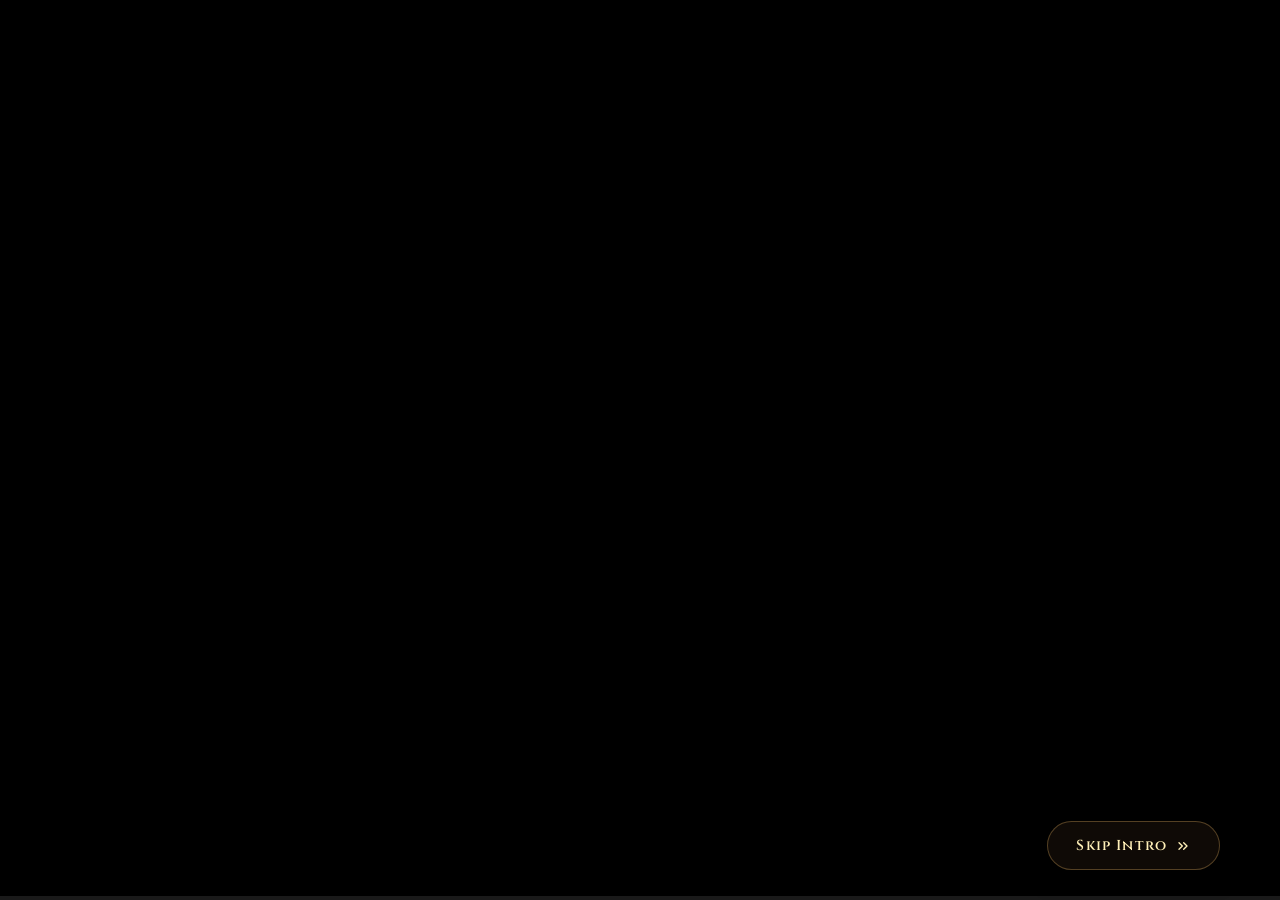
<file: index.html>
<!DOCTYPE html>
<html lang="en">

<head>
  <meta charset="UTF-8">
  <meta name="viewport" content="width=device-width, initial-scale=1.0">
  <title>BHARATAM | Play. Explore. Discover Bharat.</title>
  <meta name="description"
    content="Experience the glory of India's civilizations through games, challenges and stories in BHARATAM.">
  <link rel="preconnect" href="https://fonts.googleapis.com">
  <link rel="preconnect" href="https://fonts.gstatic.com" crossorigin>
  <link
    href="https://fonts.googleapis.com/css2?family=Cinzel+Decorative:wght@700;900&family=Cinzel:wght@500;600;700;800&family=Outfit:wght@300;400;500;600;700&display=swap"
    rel="stylesheet">
  <link rel="stylesheet" href="style.css">
  <link rel="stylesheet" href="school-auth.css">
</head>

<body>

  <!-- ============================================================
       1. FULLSCREEN SPLASH VIDEO SCREEN
       ============================================================ -->
  <div id="splash-screen" role="region" aria-label="Introductory Video Splash">
    <video id="splash-video" muted playsinline preload="auto" autoplay>
      <source src="splash.mp4" type="video/mp4">
    </video>

    <!-- Progress bar -->
    <div id="splash-progress-bar">
      <div id="splash-progress-fill"></div>
    </div>

    <!-- Skip button -->
    <button id="skip-btn" aria-label="Skip intro">
      <span>Skip Intro</span>
      <svg width="16" height="16" viewBox="0 0 24 24" fill="none" stroke="currentColor" stroke-width="2"
        stroke-linecap="round" stroke-linejoin="round">
        <polyline points="13 17 18 12 13 7"></polyline>
        <polyline points="6 17 11 12 6 7"></polyline>
      </svg>
    </button>
  </div>


  <!-- ============================================================
       2. LANDING PAGE SCREEN
       ============================================================ -->
  <div id="landing-page" class="landing-page">

    <!-- Background Image Layer -->
    <div class="landing-bg" style="background-image: url('background.jpg');"></div>

    <!-- Cinematic Vignette & Ambient Glow Overlays -->
    <div class="landing-overlay"></div>

    <!-- Ambient Golden Particle Canvas -->
    <canvas id="ambient-canvas" aria-hidden="true"></canvas>

    <!-- Top Right Audio / Sound Control -->
    <header class="top-bar">
      <div class="logo-mark">
        <span class="om-symbol">☸</span>
        <span class="edition-tag">SIH 2026 EDITION</span>
      </div>
      <button id="audio-toggle-btn" class="audio-btn" aria-label="Toggle Sound" title="Toggle Sound FX">
        <svg id="sound-on-icon" width="20" height="20" viewBox="0 0 24 24" fill="none" stroke="currentColor"
          stroke-width="2" stroke-linecap="round" stroke-linejoin="round">
          <polygon points="11 5 6 9 2 9 2 15 6 15 11 19 11 5"></polygon>
          <path d="M19.07 4.93a10 10 0 0 1 0 14.14M15.54 8.46a5 5 0 0 1 0 7.07"></path>
        </svg>
        <svg id="sound-off-icon" class="hidden-icon" width="20" height="20" viewBox="0 0 24 24" fill="none"
          stroke="currentColor" stroke-width="2" stroke-linecap="round" stroke-linejoin="round">
          <polygon points="11 5 6 9 2 9 2 15 6 15 11 19 11 5"></polygon>
          <line x1="23" y1="9" x2="17" y2="15"></line>
          <line x1="17" y1="9" x2="23" y2="15"></line>
        </svg>
      </button>
    </header>

    <!-- Center Hero Section -->
    <main class="hero-container">
      <div class="hero-content">

        <!-- Main Title -->
        <h1 class="game-title">
          <span class="title-text">BHARATAM</span>
        </h1>

        <!-- Subtitle -->
        <p class="game-tagline">PLAY. EXPLORE. DISCOVER BHARAT.</p>

        <!-- Description Paragraph -->
        <p class="game-description">
          Experience the glory of India's civilizations through games,<br class="hide-mobile">
          challenges and stories.
        </p>

        <!-- CTA Start Journey Button -->
        <div class="cta-wrapper">
          <button id="start-journey-btn" class="btn-start-journey" aria-label="Start Journey">
            <span class="btn-shine"></span>
            <span class="btn-text">START JOURNEY</span>
          </button>
        </div>

      </div>
    </main>

    <!-- Bottom Feature Bar -->
    <footer class="bottom-bar-container">
      <nav class="bottom-dock" aria-label="Explore Categories">

        <!-- Item 1: Play Games -->
        <button class="dock-item" id="dock-games" aria-label="Play Games">
          <div class="dock-icon-circle">
            <svg width="20" height="20" viewBox="0 0 24 24" fill="currentColor">
              <path
                d="M21 6H3c-1.1 0-2 .9-2 2v8c0 1.1.9 2 2 2h18c1.1 0 2-.9 2-2V8c0-1.1-.9-2-2-2zm-10 7H8v3H6v-3H3v-2h3V8h2v3h3v2zm4.5 2c-.83 0-1.5-.67-1.5-1.5s.67-1.5 1.5-1.5 1.5.67 1.5 1.5-.67 1.5-1.5 1.5zm3-3c-.83 0-1.5-.67-1.5-1.5S17.67 9 18.5 9s1.5.67 1.5 1.5-.67 1.5-1.5 1.5z" />
            </svg>
          </div>
          <span class="dock-label">Play Games</span>
        </button>

        <div class="dock-divider"></div>

        <!-- Item 2: Learn History -->
        <button class="dock-item" id="dock-history" aria-label="Learn History">
          <div class="dock-icon-circle">
            <svg width="20" height="20" viewBox="0 0 24 24" fill="none" stroke="currentColor" stroke-width="2"
              stroke-linecap="round" stroke-linejoin="round">
              <polygon points="13 2 3 14 12 14 11 22 21 10 12 10 13 2"></polygon>
            </svg>
          </div>
          <span class="dock-label">Learn History</span>
        </button>

        <div class="dock-divider"></div>

        <!-- Item 3: Earn Rewards -->
        <button class="dock-item" id="dock-rewards" aria-label="Earn Rewards">
          <div class="dock-icon-circle">
            <svg width="20" height="20" viewBox="0 0 24 24" fill="none" stroke="currentColor" stroke-width="2"
              stroke-linecap="round" stroke-linejoin="round">
              <circle cx="12" cy="12" r="9"></circle>
              <circle cx="12" cy="12" r="3"></circle>
              <path
                d="M12 3v3M12 18v3M3 12h3M18 12h3M5.6 5.6l2.1 2.1M16.3 16.3l2.1 2.1M5.6 18.4l2.1-2.1M16.3 7.7l2.1-2.1">
              </path>
            </svg>
          </div>
          <span class="dock-label">Earn Rewards</span>
        </button>

        <div class="dock-divider"></div>

        <!-- Item 4: Explore Culture -->
        <button class="dock-item" id="dock-culture" aria-label="Explore Culture">
          <div class="dock-icon-circle">
            <svg width="20" height="20" viewBox="0 0 24 24" fill="none" stroke="currentColor" stroke-width="2"
              stroke-linecap="round" stroke-linejoin="round">
              <path d="M3 21h18M4 18h16M6 14v4M10 14v4M14 14v4M18 14v4M12 2l8 8H4l8-8z"></path>
            </svg>
          </div>
          <span class="dock-label">Explore Culture</span>
        </button>

      </nav>
    </footer>

  </div>


  <!-- ============================================================
       3. MAIN HUB (DASHBOARD) SCREEN - FULLY DYNAMIC STATE-DRIVEN
       ============================================================ -->
  <div id="dashboard-screen" class="dashboard-screen hidden" aria-label="Main Hub Dashboard">

    <!-- Ambient Dashboard Background -->
    <div class="dashboard-bg"></div>

    <div class="dashboard-container">

      <!-- Top Section: Header & Title -->
      <header class="dash-top-header">

        <!-- Left: Profile Widget -->
        <div class="profile-widget">
          <div class="avatar-container">
            <div class="avatar-ring">
              <!-- Stylized Seeker Portrait SVG -->
              <svg viewBox="0 0 100 100" class="avatar-svg" aria-hidden="true">
                <defs>
                  <linearGradient id="avatarGrad" x1="0%" y1="0%" x2="100%" y2="100%">
                    <stop offset="0%" stop-color="#E2B158" />
                    <stop offset="100%" stop-color="#7A4B13" />
                  </linearGradient>
                  <linearGradient id="skinGrad" x1="0%" y1="0%" x2="0%" y2="100%">
                    <stop offset="0%" stop-color="#D79E6F" />
                    <stop offset="100%" stop-color="#B07040" />
                  </linearGradient>
                  <linearGradient id="clothGrad" x1="0%" y1="0%" x2="100%" y2="100%">
                    <stop offset="0%" stop-color="#284B63" />
                    <stop offset="100%" stop-color="#153243" />
                  </linearGradient>
                </defs>
                <circle cx="50" cy="50" r="46" fill="#120A05" stroke="url(#avatarGrad)" stroke-width="3" />
                <!-- Character Silhouette & Robe -->
                <path d="M22 88 Q50 68 78 88" fill="url(#clothGrad)" />
                <path d="M35 78 Q50 92 65 78" fill="#D4993B" />
                <circle cx="50" cy="46" r="22" fill="url(#skinGrad)" />
                <!-- Hair & Headband -->
                <path d="M28 44 Q32 24 50 24 Q68 24 72 44 Q60 30 50 32 Q40 30 28 44 Z" fill="#241711" />
                <path d="M30 38 Q50 33 70 38 L69 41 Q50 36 31 41 Z" fill="url(#avatarGrad)" />
                <circle cx="50" cy="38" r="3" fill="#FFE89E" />
              </svg>
            </div>
          </div>

          <div class="profile-details">
            <div class="profile-name-row">
              <h2 id="dash-user-name" class="user-name">Anveshak</h2>
            </div>
            <p id="dash-user-title" class="user-title">Seeker of Knowledge</p>
            <div class="user-level-row">
              <span id="dash-user-level" class="user-level">Level 15</span>
              <div class="xp-bar-track" title="XP Progress">
                <div id="dash-xp-fill" class="xp-bar-fill" style="width: 62%;"></div>
              </div>
              <span id="dash-xp-text" class="xp-numeric">620 / 1000 XP</span>
            </div>
          </div>
        </div>

        <!-- Center: Currencies HUD Pill -->
        <div class="currency-hud">
          <!-- Gold Coins -->
          <div class="currency-item" title="Vedic Gold Coins">
            <div class="curr-icon curr-coin">🪙</div>
            <span id="dash-coins" class="curr-val">1250</span>
          </div>

          <div class="curr-divider"></div>

          <!-- Blue Gems / Prana -->
          <div class="currency-item" title="Prana Gems">
            <div class="curr-icon curr-gem">🔷</div>
            <span id="dash-gems" class="curr-val">340</span>
          </div>

          <div class="curr-divider"></div>

          <!-- Purple Shards / Amrit -->
          <div class="currency-item" title="Amrit Shards">
            <div class="curr-icon curr-shard">🔮</div>
            <span id="dash-shards" class="curr-val">18</span>
          </div>
        </div>

        <!-- Right: Utility & Controls -->
        <div class="dash-utility-bar">
          <button class="hud-icon-btn" id="btn-messages" title="Messages">
            <svg width="18" height="18" viewBox="0 0 24 24" fill="none" stroke="currentColor" stroke-width="2">
              <path d="M4 4h16c1.1 0 2 .9 2 2v12c0 1.1-.9 2-2 2H4c-1.1 0-2-.9-2-2V6c0-1.1.9-2 2-2z"></path>
              <polyline points="22,6 12,13 2,6"></polyline>
            </svg>
          </button>

          <button class="hud-icon-btn" id="btn-tasks" title="Completed Logs">
            <svg width="18" height="18" viewBox="0 0 24 24" fill="none" stroke="currentColor" stroke-width="2">
              <polyline points="20 6 9 17 4 12"></polyline>
            </svg>
          </button>

          <button class="hud-icon-btn has-badge" id="btn-notifications" title="Notifications">
            <svg width="18" height="18" viewBox="0 0 24 24" fill="none" stroke="currentColor" stroke-width="2">
              <path d="M18 8A6 6 0 0 0 6 8c0 7-3 9-3 9h18s-3-2-3-9"></path>
              <path d="M13.73 21a2 2 0 0 1-3.46 0"></path>
            </svg>
            <span class="hud-badge-dot"></span>
          </button>

          <button class="hud-icon-btn" id="btn-dash-sound" title="Sound Effects">
            <svg width="18" height="18" viewBox="0 0 24 24" fill="none" stroke="currentColor" stroke-width="2">
              <circle cx="12" cy="12" r="3"></circle>
              <path
                d="M19.4 15a1.65 1.65 0 0 0 .33 1.82l.06.06a2 2 0 0 1 0 2.83 2 2 0 0 1-2.83 0l-.06-.06a1.65 1.65 0 0 0-1.82-.33 1.65 1.65 0 0 0-1 1.51V21a2 2 0 0 1-2 2 2 2 0 0 1-2-2v-.09A1.65 1.65 0 0 0 9 19.4a1.65 1.65 0 0 0-1.82.33l-.06.06a2 2 0 0 1-2.83 0 2 2 0 0 1 0-2.83l.06-.06a1.65 1.65 0 0 0 .33-1.82 1.65 1.65 0 0 0-1.51-1H3a2 2 0 0 1-2-2 2 2 0 0 1 2-2h.09A1.65 1.65 0 0 0 4.6 9a1.65 1.65 0 0 0-.33-1.82l-.06-.06a2 2 0 0 1 0-2.83 2 2 0 0 1 2.83 0l.06.06a1.65 1.65 0 0 0 1.82.33H9a1.65 1.65 0 0 0 1-1.51V3a2 2 0 0 1 2-2 2 2 0 0 1 2 2v.09a1.65 1.65 0 0 0 1 1.51 1.65 1.65 0 0 0 1.82-.33l.06-.06a2 2 0 0 1 2.83 0 2 2 0 0 1 0 2.83l-.06.06a1.65 1.65 0 0 0-.33 1.82V9a1.65 1.65 0 0 0 1.51 1H21a2 2 0 0 1 2 2 2 2 0 0 1-2 2h-.09a1.65 1.65 0 0 0-1.51 1z">
              </path>
            </svg>
          </button>

          <button class="hud-icon-btn" id="btn-back-to-landing" title="Back to Title Screen">
            <svg width="18" height="18" viewBox="0 0 24 24" fill="none" stroke="currentColor" stroke-width="2">
              <path d="M3 9l9-7 9 7v11a2 2 0 0 1-2 2H5a2 2 0 0 1-2-2z"></path>
              <polyline points="9 22 9 12 15 12 15 22"></polyline>
            </svg>
          </button>
        </div>

      </header>

      <!-- Main Body: Sidebar + Dynamic Content -->
      <div class="dash-body-grid">

        <!-- Left Sidebar Navigation Menu -->
        <aside class="dash-sidebar" aria-label="Dashboard Menu">
          <nav class="sidebar-nav">
            <button class="nav-item active" data-tab="home">
              <span class="nav-icon">🏠</span>
              <span class="nav-text">Home</span>
            </button>
            <button class="nav-item" data-tab="timeline">
              <span class="nav-icon">⏳</span>
              <span class="nav-text">Timeline</span>
            </button>
            <button class="nav-item" data-tab="quests">
              <span class="nav-icon">📜</span>
              <span class="nav-text">Quests</span>
            </button>
            <button class="nav-item" data-tab="map">
              <span class="nav-icon">🗺️</span>
              <span class="nav-text">Map</span>
            </button>
            <button class="nav-item" data-tab="vault">
              <span class="nav-icon">📖</span>
              <span class="nav-text">Knowledge Vault</span>
            </button>
            <button class="nav-item" data-tab="achievements">
              <span class="nav-icon">🏆</span>
              <span class="nav-text">Achievements</span>
            </button>
            <button class="nav-item" data-tab="collection">
              <span class="nav-icon">📦</span>
              <span class="nav-text">Collection</span>
            </button>
            <button class="nav-item" data-tab="settings">
              <span class="nav-icon">⚙️</span>
              <span class="nav-text">Settings</span>
            </button>
          </nav>
        </aside>

        <!-- Center Workspace View -->
        <main class="dash-main-area" id="dash-views-container">

          <!-- HOME VIEW (Default View matching screenshot) -->
          <div class="dash-view-panel active" id="view-home">

            <!-- Top Hero Row: Continue Journey + Daily Quest + Daily Streak -->
            <div class="home-hero-row">

              <!-- 1. Continue Your Journey Card -->
              <div class="journey-card">
                <div class="journey-card-header">
                  <span class="card-section-kicker">Continue Your Journey</span>
                </div>

                <div class="journey-card-content">
                  <!-- Illustrated Ancient Temple Background -->
                  <div class="journey-art-bg">
                    <div class="temple-silhouette"></div>
                  </div>

                  <div class="journey-info-layer">
                    <h3 id="dash-journey-era" class="journey-era-title">Treta Yuga</h3>
                    <p id="dash-journey-chapter" class="journey-chapter-title">The Exile Begins</p>

                    <div class="journey-action-bar">
                      <div class="journey-progress-group">
                        <span id="dash-journey-pct" class="progress-pct-badge">60%</span>
                        <div class="journey-progress-track">
                          <div id="dash-journey-fill" class="journey-progress-fill" style="width: 60%;"></div>
                        </div>
                      </div>

                      <button id="btn-resume-journey" class="btn-resume-glow" aria-label="Resume Journey">
                        <span>RESUME</span>
                      </button>
                    </div>
                  </div>
                </div>
              </div>

              <!-- 2. Daily Quest Card -->
              <div class="quest-card">
                <h4 class="card-subhead">Daily Quest</h4>
                <p id="dash-quest-desc" class="quest-instruction">Complete 2 events from any timeline</p>

                <div class="quest-progress-container">
                  <div class="quest-bar-track">
                    <div id="dash-quest-fill" class="quest-bar-fill" style="width: 50%;"></div>
                  </div>
                  <div id="dash-quest-fraction" class="quest-count-label">1/2</div>
                </div>

                <div class="quest-reward-footer">
                  <div class="reward-pill" id="btn-claim-quest" title="Click to claim reward when complete">
                    <span class="coin-disc">🪙</span>
                    <span id="dash-quest-reward-val" class="reward-amount">50</span>
                    <span id="dash-quest-status" class="claim-tag">In Progress</span>
                  </div>
                </div>
              </div>

              <!-- 3. Daily Streak Card -->
              <div class="streak-card">
                <h4 class="card-subhead">Daily Streak</h4>

                <div class="streak-flame-container">
                  <div class="flame-glow"></div>
                  <div class="flame-icon">🔥</div>
                </div>

                <div class="streak-data">
                  <span id="dash-streak-days" class="streak-number">7</span>
                  <span class="streak-label">days</span>
                </div>
                <p id="dash-streak-sub" class="streak-cheer">Keep it up!</p>
              </div>

            </div>

            <!-- Middle Section: Explore Paths -->
            <section class="explore-paths-section">
              <div class="section-title-row">
                <h3 class="section-heading">Explore Paths</h3>
              </div>

              <!-- Dynamic 5 Themed Path Cards Grid -->
              <div class="paths-grid" id="dash-paths-grid">
                <!-- Dynamically populated from PlayerState.paths -->
              </div>
            </section>

            <!-- Bottom Section: Recent Unlocks -->
            <section class="recent-unlocks-section">
              <div class="unlocks-header">
                <div class="unlocks-title-group">
                  <span class="unlocks-arrows">↔</span>
                  <h4 class="unlocks-heading">Recent Unlocks</h4>
                </div>
                <span class="unlocks-count-badge" id="unlocks-total-count">7 Relics Discovered</span>
              </div>

              <!-- Dynamic Recent Unlocks Carousel/Shelf -->
              <div class="unlocks-tray" id="dash-unlocks-tray">
                <!-- Dynamically populated from PlayerState.recentUnlocks -->
              </div>
            </section>

          </div>

          <!-- OTHER VIEW PANELS (Dynamically switchable) -->
          <div class="dash-view-panel" id="view-timeline">
            <div class="panel-placeholder">
              <h3 class="panel-title">Cosmic Timeline of Bharat</h3>
              <p class="panel-subtitle">Traverse the Yugas, Vedic eras, and Historical Empires.</p>
              <div class="timeline-visual-cards" id="timeline-cards-list"></div>
            </div>
          </div>

          <div class="dash-view-panel" id="view-quests">
            <div class="panel-placeholder">
              <h3 class="panel-title">Quests & Sacred Vows</h3>
              <p class="panel-subtitle">Active assignments to advance your spiritual & historical wisdom.</p>
              <div class="quests-list-container" id="quests-list-full"></div>
            </div>
          </div>

          <div class="dash-view-panel" id="view-map">
            <div class="panel-placeholder">
              <h3 class="panel-title">The Sacred Geography of Jambudvipa</h3>
              <p class="panel-subtitle">Ancient pilgrimage centers, rivers, empires, and architectural wonders.</p>
              <div class="map-interactive-view">
                <div class="map-art-placeholder">
                  <div class="map-marker-pin pin-1" title="Ayodhya"><span>🏛️ Ayodhya</span></div>
                  <div class="map-marker-pin pin-2" title="Kashi"><span>🪔 Kashi</span></div>
                  <div class="map-marker-pin pin-3" title="Nalanda"><span>📖 Nalanda</span></div>
                  <div class="map-marker-pin pin-4" title="Thanjavur"><span>⚔️ Thanjavur</span></div>
                  <div class="map-marker-pin pin-5" title="Sanchi"><span>☸️ Sanchi</span></div>
                </div>
              </div>
            </div>
          </div>

          <div class="dash-view-panel" id="view-vault">
            <div class="panel-placeholder">
              <h3 class="panel-title">Knowledge Vault & Archives</h3>
              <p class="panel-subtitle">Rare manuscripts, astronomical treatises, and philosophical texts.</p>
              <div class="vault-grid" id="vault-items-grid"></div>
            </div>
          </div>

          <div class="dash-view-panel" id="view-achievements">
            <div class="panel-placeholder">
              <h3 class="panel-title">Hall of Achievements</h3>
              <p class="panel-subtitle">Trophies of virtue, scholarly mastery, and historical breakthroughs.</p>
              <div class="achievements-grid" id="achievements-grid-list"></div>
            </div>
          </div>

          <div class="dash-view-panel" id="view-collection">
            <div class="panel-placeholder">
              <h3 class="panel-title">Your Relic Collection</h3>
              <p class="panel-subtitle">All discovered antiquities, coins, stone reliefs, and seals.</p>
              <div class="collection-full-grid" id="collection-items-container"></div>
            </div>
          </div>

          <div class="dash-view-panel" id="view-settings">
            <div class="panel-placeholder">
              <h3 class="panel-title">Sanctum Settings</h3>
              <div class="settings-form-box">
                <div class="setting-row">
                  <label for="input-player-name">Player Name:</label>
                  <input type="text" id="input-player-name" class="settings-input" value="Anveshak" />
                </div>
                <div class="setting-row">
                  <label>Audio SFX:</label>
                  <button id="settings-audio-toggle" class="btn-resume-glow btn-sm">Sound ON</button>
                </div>
                <div class="setting-row">
                  <label>Progress Reset:</label>
                  <button id="settings-reset-btn" class="btn-danger-glass">Reset State</button>
                </div>
              </div>
            </div>
          </div>

        </main>

      </div>

    </div>

    <!-- Bharatam AI Roleplay — Dashboard Entry Point -->
    <a id="bharatam-entry" href="https://bharatam-ai-roleplay.netlify.app/" target="_blank" rel="noopener noreferrer"
      aria-label="Explore Bharatam — AI History Roleplay" title="Explore Bharatam">
      <img src="assets/bharatam_icon.jpg" alt="Bharatam — Living in the Past" />
      <span class="bharatam-entry-label">Explore Bharatam</span>
    </a>

  </div>


  <!-- ============================================================
       3B. DEDICATED RELIGIOUS & SPIRITUAL PATH SELECTION SCREEN
       Matches the user's reference mockup: "3. PATH SELECTION"
       ============================================================ -->
  <div id="path-selection-screen" class="path-selection-screen hidden" role="region"
    aria-label="Path Selection: Religious & Spiritual Traditions">

    <!-- Dark Vignette & Atmospheric Glow -->
    <div class="path-selection-bg"></div>

    <div class="path-selection-frame">

      <!-- Top Navigation & Header Row -->
      <header class="path-selection-topbar">
        <div class="path-selection-title-group">
          <button id="btn-back-from-subpaths" class="btn-subpath-back" aria-label="Back to Dashboard"
            title="Return to Dashboard">
            <svg width="18" height="18" viewBox="0 0 24 24" fill="none" stroke="currentColor" stroke-width="2"
              stroke-linecap="round" stroke-linejoin="round">
              <polyline points="15 18 9 12 15 6"></polyline>
            </svg>
            <span>Back to Hub</span>
          </button>
          <span class="path-step-badge">3. PATH SELECTION</span>
        </div>

        <div class="path-active-pill" id="subpath-active-status">
          <span class="active-dot"></span>
          <span id="active-tradition-tag">Active: Hindu Traditions</span>
        </div>
      </header>

      <!-- Center Ornate Subheading with Filigree -->
      <div class="path-selection-center-header">
        <div class="ornate-line line-left"></div>
        <h2 class="subpath-main-title">Choose a Cultural / Religious Path</h2>
        <div class="ornate-line line-right"></div>
      </div>

      <!-- 5 Vertical Tradition Cards Grid (Pixel-Matched to Mockup) -->
      <div class="subpaths-cards-grid" id="subpaths-cards-container">
        <!-- Dynamically rendered via script.js from PlayerState.religiousTraditions -->
      </div>

      <!-- Bottom Tagline & Actions -->
      <footer class="path-selection-footer">
        <p class="subpaths-footer-note">Each path has its own timeline, stories, events and gameplay.</p>
        <div class="subpath-footer-actions">
          <button id="btn-enter-tradition" class="btn-enter-tradition" aria-label="Explore Selected Path">
            <span class="btn-shine"></span>
            <span class="btn-text" id="btn-enter-tradition-text">EXPLORE HINDU TRADITIONS</span>
            <svg width="18" height="18" viewBox="0 0 24 24" fill="none" stroke="currentColor" stroke-width="2.2"
              stroke-linecap="round" stroke-linejoin="round">
              <polyline points="9 18 15 12 9 6"></polyline>
            </svg>
          </button>
        </div>
      </footer>

    </div>
  </div>


  <!-- ============================================================
       3C. RAMAYANA CONNECTIVE TIMELINE MAP SCREEN (TRETA YUGA)
       Matches user reference mockup: "RAMAYANA / TIMELINE MAP (TRETA YUGA)"
       ============================================================ -->
  <div id="ramayana-map-screen" class="ramayana-map-screen hidden" role="region" aria-label="Ramayana Timeline Map">
    <div class="ramayana-map-overlay-bg"></div>

    <div class="ramayana-map-frame">

      <!-- Top Title Bar -->
      <header class="ramayana-topbar">
        <div class="ramayana-topbar-left">
          <button id="btn-back-from-ramayana" class="btn-subpath-back" aria-label="Back to Cultural Paths">
            <svg width="18" height="18" viewBox="0 0 24 24" fill="none" stroke="currentColor" stroke-width="2"
              stroke-linecap="round" stroke-linejoin="round">
              <polyline points="15 18 9 12 15 6"></polyline>
            </svg>
            <span>Back to Traditions</span>
          </button>

          <div class="ramayana-header-titles">
            <h1 class="ramayana-main-title">RAMAYANA</h1>
            <span class="ramayana-title-sep">/</span>
            <span class="ramayana-subtitle">TIMELINE MAP <span class="ramayana-yuga-tag">(TRETA YUGA)</span></span>
          </div>
        </div>

        <div class="ramayana-topbar-right">
          <button id="btn-ramayana-info" class="btn-timeline-info" aria-label="Timeline Info">
            <span>Timeline Info</span>
            <span class="info-badge-circle">i</span>
          </button>
        </div>
      </header>

      <!-- Subheader & Epics Kicker -->
      <div class="ramayana-kicker-bar">
        <div class="ramayana-story-tag">
          <h2 class="ramayana-kicker-title">The Story of Ramayana</h2>
          <p class="ramayana-tagline">Dharma &bull; Bhakti &bull; Victory</p>
        </div>
      </div>

      <!-- Main Map Stage Area (Keeps 1024x600 Reference Layout) -->
      <div class="ramayana-canvas-wrapper" id="ramayana-canvas-wrapper">
        <div class="ramayana-map-canvas" id="ramayana-map-canvas">
          <!-- Background painted artwork of Ancient India / Treta Yuga -->
          <img src="assets/ramayana_map.jpg" alt="Ramayana Timeline Map Treta Yuga" class="ramayana-bg-art"
            id="ramayana-bg-art" />

          <!-- Dynamic SVG Connective Pathway Lines connecting the 10 nodes -->
          <svg class="ramayana-svg-paths" viewBox="0 0 1024 600" preserveAspectRatio="none" id="ramayana-svg-paths">
            <!-- Rendered in script.js with glowing pulse effect -->
          </svg>

          <!-- Interactive Hotspot Node Markers -->
          <div class="ramayana-nodes-layer" id="ramayana-nodes-layer">
            <!-- Dynamically populated 10 nodes -->
          </div>

          <!-- Bottom Left Map Legend (matching reference) -->
          <div class="ramayana-map-legend" id="ramayana-map-legend">
            <h4 class="legend-title">Map Legend</h4>
            <ul class="legend-list">
              <li class="legend-item"><span class="legend-symbol icon-completed">✓</span> <span>Completed</span></li>
              <li class="legend-item"><span class="legend-symbol icon-inprogress">◯</span> <span>In Progress</span></li>
              <li class="legend-item"><span class="legend-symbol icon-available">◯</span> <span>Available</span></li>
              <li class="legend-item"><span class="legend-symbol icon-locked">🔒</span> <span>Locked</span></li>
              <li class="legend-item"><span class="legend-symbol icon-boss">!</span> <span>Boss/Event</span></li>
            </ul>
          </div>

          <!-- Bottom Center Diamond Filigree Banner -->
          <div class="ramayana-bottom-banner">
            <span class="diamond-flourish">◇</span>
            <span class="banner-text">Complete events in order or explore side events to earn more rewards!</span>
            <span class="diamond-flourish">◇</span>
          </div>

          <!-- Bottom Right Lock Slot -->
          <div class="ramayana-locked-slot" id="ramayana-locked-slot">
            <div class="locked-slot-frame">
              <span class="locked-icon">🔒</span>
              <span class="locked-slot-title">More Events to Unlock</span>
            </div>
          </div>
        </div>
      </div>

    </div>
  </div>

  <!-- ============================================================
       3C-ALT. TRADITIONAL GAMES TIMELINE MAP SCREEN
       ============================================================ -->
  <div id="tradgames-map-screen" class="ramayana-map-screen hidden" role="region" aria-label="Traditional Games Map">
    <div class="ramayana-map-overlay-bg"></div>

    <div class="ramayana-map-frame">
      <!-- Top Title Bar -->
      <header class="ramayana-topbar">
        <div class="ramayana-topbar-left">
          <button id="btn-back-from-tradgames" class="btn-subpath-back" aria-label="Back to Dashboard">
            <svg width="18" height="18" viewBox="0 0 24 24" fill="none" stroke="currentColor" stroke-width="2"
              stroke-linecap="round" stroke-linejoin="round">
              <polyline points="15 18 9 12 15 6"></polyline>
            </svg>
            <span>Back to Dashboard</span>
          </button>

          <div class="ramayana-header-titles">
            <h1 class="ramayana-main-title">TRADITIONAL GAMES</h1>
            <span class="ramayana-title-sep">/</span>
            <span class="ramayana-subtitle">EXPLORATION MAP <span class="ramayana-yuga-tag">(BHARAT)</span></span>
          </div>
        </div>
      </header>

      <!-- Subheader & Epics Kicker -->
      <div class="ramayana-kicker-bar">
        <div class="ramayana-story-tag">
          <h2 class="ramayana-kicker-title">The Evolution of Traditional Games</h2>
          <p class="ramayana-tagline">Strategy &bull; Physical Prowess &bull; Culture</p>
        </div>
      </div>

      <!-- Main Map Stage Area -->
      <div class="ramayana-canvas-wrapper" id="tradgames-canvas-wrapper">
        <div class="ramayana-map-canvas" id="tradgames-map-canvas">
          <img src="assets/tradgames_map.jpg" alt="Traditional Games Map" class="ramayana-bg-art"
            id="tradgames-bg-art" />
          <svg class="ramayana-svg-paths" viewBox="0 0 1024 600" preserveAspectRatio="none"
            id="tradgames-svg-paths"></svg>
          <div class="ramayana-nodes-layer" id="tradgames-nodes-layer"></div>

          <div class="ramayana-map-legend" id="tradgames-map-legend">
            <h4 class="legend-title">Map Legend</h4>
            <ul class="legend-list">
              <li class="legend-item"><span class="legend-symbol icon-completed">✓</span> <span>Completed</span></li>
              <li class="legend-item"><span class="legend-symbol icon-inprogress">◯</span> <span>In Progress</span></li>
              <li class="legend-item"><span class="legend-symbol icon-available">◯</span> <span>Available</span></li>
              <li class="legend-item"><span class="legend-symbol icon-locked">🔒</span> <span>Locked</span></li>
            </ul>
          </div>

          <div class="ramayana-bottom-banner">
            <span class="diamond-flourish">◇</span>
            <span class="banner-text">Complete events in order or explore side events to earn more rewards!</span>
            <span class="diamond-flourish">◇</span>
          </div>
        </div>
      </div>
    </div>
  </div>

  <!-- ============================================================
       3D. DEDICATED RAMAYANA EVENT STORY PAGE (OTHER PAGE)
       Navigated when clicking ANY node on the connective map
       ============================================================ -->
  <div id="ramayana-event-screen" class="ramayana-event-screen hidden" role="region"
    aria-label="Ramayana Chapter Chronicle">
    <div class="event-screen-bg"></div>

    <div class="event-screen-container">

      <!-- Top Nav Bar -->
      <header class="event-screen-topbar">
        <div class="event-topbar-left">
          <button id="btn-back-to-map" class="btn-subpath-back" aria-label="Return to Ramayana Map">
            <svg width="18" height="18" viewBox="0 0 24 24" fill="none" stroke="currentColor" stroke-width="2"
              stroke-linecap="round" stroke-linejoin="round">
              <polyline points="15 18 9 12 15 6"></polyline>
            </svg>
            <span>Back to Map</span>
          </button>

          <nav class="event-breadcrumb" aria-label="Breadcrumb">
            <span>Hindu Traditions</span>
            <span class="crumb-sep">›</span>
            <span>Ramayana Timeline</span>
            <span class="crumb-sep">›</span>
            <span id="event-crumb-title" class="crumb-active">Birth of Rama</span>
          </nav>
        </div>

        <div class="event-topbar-right">
          <div class="event-chapter-nav">
            <button id="btn-prev-event" class="btn-chapter-nav" aria-label="Previous Chapter">‹ Prev</button>
            <span id="event-chapter-counter" class="chapter-counter-pill">Chapter 1 of 10</span>
            <button id="btn-next-event" class="btn-chapter-nav" aria-label="Next Chapter">Next ›</button>
          </div>
        </div>
      </header>

      <!-- Scrollable Main Content -->
      <main class="event-scroll-body" id="event-scroll-body">

        <!-- Hero Header -->
        <section class="event-hero-banner" id="event-hero-banner">
          <div class="hero-avatar-wrapper">
            <div class="hero-avatar-ring">
              <img id="event-hero-img" src="assets/ramayana_nodes/birth_of_rama.png" alt="Chapter Artwork"
                class="hero-avatar-img" />
            </div>
            <span id="event-hero-badge" class="hero-status-badge status-completed">✓ Completed</span>
          </div>

          <div class="hero-text-meta">
            <div class="hero-kanda-pill" id="event-kanda-pill">BALA KANDA • TRETA YUGA</div>
            <h1 id="event-hero-title" class="event-main-headline">Birth of Rama</h1>
            <p id="event-hero-subtitle" class="event-sub-headline">The Descent of Dharma (Maryada Purushottama)</p>

            <div class="hero-geo-pill">
              <span class="geo-icon">📍</span>
              <span id="event-geo-tag">Ayodhya (Kosala Kingdom)</span>
            </div>
          </div>
        </section>

        <!-- Two Column Main Body -->
        <div class="event-content-grid">

          <!-- Left Column: Sacred Lore & Sanskrit Shloka -->
          <div class="event-primary-col">

            <!-- Sacred Chronicle -->
            <article class="event-card event-story-card">
              <div class="card-ornate-header">
                <span class="header-icon">📜</span>
                <h3>Sacred Chronicle of Treta Yuga</h3>
              </div>
              <div class="story-paragraphs" id="event-story-paragraphs">
                <!-- Injected via script.js -->
              </div>
            </article>

            <!-- Valmiki Ramayana Sanskrit Shloka & Recitation Card -->
            <article class="event-card event-shloka-card">
              <div class="card-ornate-header">
                <span class="header-icon">🕉️</span>
                <h3>Valmiki Ramayana Sacred Shloka</h3>
                <button id="btn-recite-shloka" class="btn-recite-shloka" aria-label="Listen to Shloka Recitation">
                  <span class="sound-wave-icon">🔊</span>
                  <span class="recite-label">Listen Recitation</span>
                </button>
              </div>

              <div class="shloka-inner">
                <blockquote class="shloka-sanskrit" id="event-shloka-sanskrit">
                  कौसल्याऽजनयद् रामं दिव्यलक्षणसंयुतम् । विष्णोरर्धं महाभागं पुत्रमैक्ष्वाकुवर्धनम् ॥
                </blockquote>
                <div class="shloka-translit" id="event-shloka-translit">
                  kausalyā janayad rāmaṁ divya-lakṣaṇa-saṁyutam | viṣṇor ardhaṁ mahā-bhāgaṁ putram aikṣvāku-vardhanam ||
                </div>
                <div class="shloka-meaning">
                  <strong>Sacred Meaning:</strong>
                  <span id="event-shloka-meaning">Queen Kaushalya gave birth to Sri Rama, endowed with divine auspicious
                    qualities...</span>
                </div>
              </div>
            </article>

            <!-- Sacred Geography & Modern Heritage -->
            <article class="event-card event-geo-card">
              <div class="card-ornate-header">
                <span class="header-icon">🗺️</span>
                <h3>Sacred Geography & Living Heritage</h3>
              </div>
              <div class="geo-details-box" id="event-geo-details">
                <!-- Injected via script.js -->
              </div>
            </article>

          </div>

          <!-- Right Column: Characters, Dharma Wisdom & Chapter Quiz Challenge -->
          <div class="event-secondary-col">

            <!-- Characters Featured -->
            <article class="event-card event-characters-card">
              <div class="card-ornate-header">
                <span class="header-icon">👑</span>
                <h3>Key Figures & Beings</h3>
              </div>
              <div class="characters-list" id="event-characters-list">
                <!-- Injected via script.js -->
              </div>
            </article>

            <!-- Dharma Wisdom Callout -->
            <article class="event-card event-dharma-card">
              <div class="card-ornate-header">
                <span class="header-icon">⚖️</span>
                <h3>Timeless Dharma Lesson</h3>
              </div>
              <p class="dharma-wisdom-text" id="event-dharma-text">
                True leadership is rooted in humility, devotion, and an unshakeable commitment to universal welfare.
              </p>
            </article>

            <!-- Interactive Chapter Quest / Challenge -->
            <article class="event-card event-quiz-card" id="event-quiz-card">
              <div class="card-ornate-header">
                <span class="header-icon">🏹</span>
                <h3>Chapter Sacred Enquiry</h3>
                <span class="quiz-reward-pill" id="event-quiz-rewards">+150 XP • +50 Coins</span>
              </div>

              <div class="quiz-body">
                <p class="quiz-prompt" id="event-quiz-prompt">Question goes here</p>

                <div class="quiz-options-container" id="event-quiz-options">
                  <!-- Dynamically populated options A, B, C, D -->
                </div>

                <div id="event-quiz-feedback" class="quiz-feedback hidden"></div>

                <button id="btn-submit-event-quiz" class="btn-start-journey full-width-btn">
                  <span class="btn-text">CONFIRM ANSWER</span>
                </button>
              </div>
            </article>

          </div>

        </div>

      </main>

      <!-- Sticky Action Footer -->
      <footer class="event-screen-footer">
        <div class="footer-left">
          <button id="btn-footer-back-map" class="btn-footer-neutral">
            ← Return to Ramayana Map
          </button>
        </div>
        <div class="footer-right">
          <button id="btn-complete-event" class="btn-enter-tradition">
            <span class="btn-shine"></span>
            <span class="btn-text" id="btn-complete-event-text">MARK CHAPTER COMPLETED ✓</span>
          </button>
          <button id="btn-footer-next" class="btn-chapter-nav footer-next-btn">
            Next Chapter →
          </button>
        </div>
      </footer>

    </div>
  </div>


  <!-- ============================================================
       3E. RAMAYANA TIMELINE INFO MODAL (Treta Yuga & Kandas Overview)
       ============================================================ -->
  <div id="timeline-info-modal" class="modal-backdrop hidden" aria-hidden="true" role="dialog">
    <div class="modal-card timeline-info-card">
      <div class="modal-header">
        <span class="modal-kicker">EPIC CHRONOLOGY</span>
        <h3 class="modal-headline">Treta Yuga & The Valmiki Ramayana</h3>
        <button id="timeline-info-close-btn" class="modal-close-btn" aria-label="Close">✕</button>
      </div>

      <div class="modal-body timeline-info-body">
        <div class="timeline-intro-callout">
          <p>The <strong>Ramayana</strong> composed by the Adi Kavi (First Poet) <strong>Maharishi Valmiki</strong>
            comprises 24,000 verses across <strong>Seven Sacred Kandas</strong> (Books), documenting the descent of Sri
            Rama during the <strong>Treta Yuga</strong> to establish eternal Maryada (righteous conduct) and Dharma.</p>
        </div>

        <h4 class="kandas-section-title">The Seven Kandas (Chronological Journey)</h4>
        <div class="kandas-grid">
          <div class="kanda-item">
            <span class="kanda-num">1</span>
            <div>
              <strong>Bala Kanda (Childhood & Youth)</strong>
              <p>Birth in Ayodhya, protection of Vishvamitra’s yajna, breaking the Shiva Dhanusha in Mithila, and
                wedding to Sita.</p>
            </div>
          </div>
          <div class="kanda-item">
            <span class="kanda-num">2</span>
            <div>
              <strong>Ayodhya Kanda (The Parting & Exile)</strong>
              <p>Kaikeyi’s boons, departure for 14-year exile, grief of Dasharatha, and Bharata’s vow with the sacred
                Padukas.</p>
            </div>
          </div>
          <div class="kanda-item">
            <span class="kanda-num">3</span>
            <div>
              <strong>Aranya Kanda (The Forest Wilderness)</strong>
              <p>Hermitage at Panchavati along Godavari, golden deer deception, Jatayu’s sacrifice, and abduction of
                Sita.</p>
            </div>
          </div>
          <div class="kanda-item">
            <span class="kanda-num">4</span>
            <div>
              <strong>Kishkindha Kanda (Alliance with Vanaras)</strong>
              <p>Meeting with Hanuman and Sugriva, slaying of Vali, and coronation of Sugriva who mobilizes search
                armies.</p>
            </div>
          </div>
          <div class="kanda-item">
            <span class="kanda-num">5</span>
            <div>
              <strong>Sundara Kanda (The Heroic Ocean Leap)</strong>
              <p>Hanuman’s flight across the sea, discovery of Sita in Ashok Vatika, imparting the signet ring, and
                burning of Lanka.</p>
            </div>
          </div>
          <div class="kanda-item">
            <span class="kanda-num">6</span>
            <div>
              <strong>Yuddha Kanda (The Great War & Victory)</strong>
              <p>Building Rama Setu, epic confrontation, fall of Kumbhakarna and Ravana, Sita’s liberation, and return
                in Pushpaka.</p>
            </div>
          </div>
          <div class="kanda-item">
            <span class="kanda-num">7</span>
            <div>
              <strong>Uttara Kanda (Coronation & Ramarajya)</strong>
              <p>Coronation in Ayodhya, the golden reign of truth, justice, universal abundance, and the eternal legacy
                of Dharma.</p>
            </div>
          </div>
        </div>
      </div>

      <div class="modal-footer">
        <button id="timeline-info-ok-btn" class="btn-start-journey modal-btn">
          <span class="btn-text">RETURN TO MAP</span>
        </button>
      </div>
    </div>
  </div>

  <!-- ============================================================
       SCHOOL AUTHENTICATION & ROLE SELECTION SCREENS
       ============================================================ -->

  <!-- 1. Main Role Selection Screen -->
  <div id="role-selection-screen" class="school-screen hidden">
    <div class="landing-bg" style="background-image: url('background.jpg');"></div>
    <div class="landing-overlay"></div>
    <div class="school-modal">
      <h2 class="school-title">Welcome to Bharatam</h2>
      <p class="school-subtitle">Choose how you want to enter.</p>

      <div class="role-options">
        <button id="btn-role-individual" class="role-card">
          <div class="role-icon">🪔</div>
          <h3>Individual</h3>
          <p>Explore Bharatam independently.</p>
        </button>

        <button id="btn-role-school" class="role-card">
          <div class="role-icon">🏛️</div>
          <h3>School / Organization</h3>
          <p>Use Bharatam through your school.</p>
        </button>
      </div>
    </div>
  </div>

  <!-- 2. School Sub-Role Selection Screen -->
  <div id="school-role-screen" class="school-screen hidden">
    <div class="landing-bg" style="background-image: url('background.jpg');"></div>
    <div class="landing-overlay"></div>
    <div class="school-modal">
      <h2 class="school-title">Join via School</h2>
      <p class="school-subtitle">How are you joining Bharatam?</p>

      <div class="role-options">
        <button id="btn-role-teacher" class="role-card">
          <div class="role-icon">📜</div>
          <h3>Teacher</h3>
          <p>Manage and guide your students.</p>
        </button>

        <button id="btn-role-student" class="role-card">
          <div class="role-icon">🎓</div>
          <h3>Student</h3>
          <p>Learn and complete assigned journeys.</p>
        </button>
      </div>
    </div>
    <button class="bottom-back-btn" id="btn-back-to-main-role">
      <svg width="20" height="20" viewBox="0 0 24 24" fill="none" stroke="currentColor" stroke-width="2"
        stroke-linecap="round" stroke-linejoin="round">
        <path d="M19 12H5M12 19l-7-7 7-7" />
      </svg>
      Back
    </button>
  </div>

  <!-- 3. Teacher Dashboard -->
  <div id="teacher-dashboard-screen" class="school-dashboard hidden">
    <!-- Ambient Dashboard Background -->
    <div class="dashboard-bg"></div>

    <!-- NEW DASHBOARD GRID WRAPPER -->
    <div class="teacher-dash-container">
      
      <!-- Top Section: Header -->
      <header class="dash-top-header">
        <div class="logo-mark">
          <div style="display:flex; align-items:center;">
            <svg viewBox="0 0 100 100" width="30" height="30" style="margin-right:10px;" aria-hidden="true"><path d="M50 5 L60 25 L85 25 L65 40 L75 65 L50 50 L25 65 L35 40 L15 25 L40 25 Z" fill="#E2B158"/></svg>
            <div style="display:flex; flex-direction:column;">
              <span style="font-family:'Cinzel',serif; font-weight:700; font-size:1.4rem; letter-spacing:1px; line-height:1; color:#F7F3E8;">BHARATAM</span>
              <span style="font-size:0.6rem; letter-spacing:2px; color:#D3C4A9; margin-top:2px;">LEARN • EXPLORE • BECOME</span>
            </div>
          </div>
        </div>

        <!-- Right: Profile Widget -->
        <div class="teacher-profile-widget">
          <!-- Back button PRESERVED exactly, just repositioned -->
          <button class="bottom-back-btn" id="btn-teacher-back" style="position: static; margin-right: 20px; padding: 6px 12px; background: transparent; border: none; font-size: 0.9rem;">
            <svg width="20" height="20" viewBox="0 0 24 24" fill="none" stroke="currentColor" stroke-width="2" stroke-linecap="round" stroke-linejoin="round"><path d="M19 12H5M12 19l-7-7 7-7" /></svg>
          </button>
          
          <div class="teacher-avatar">
            <svg viewBox="0 0 24 24" fill="none" stroke="currentColor" stroke-width="2"><path d="M20 21v-2a4 4 0 0 0-4-4H8a4 4 0 0 0-4 4v2"></path><circle cx="12" cy="7" r="4"></circle></svg>
          </div>
          <span class="teacher-name">Teacher</span>
          <svg width="14" height="14" viewBox="0 0 24 24" fill="none" stroke="currentColor" stroke-width="2" stroke-linecap="round" stroke-linejoin="round" style="margin-left:5px; color:#A3A3A3;"><polyline points="6 9 12 15 18 9"></polyline></svg>
          
          <!-- Logout button PRESERVED exactly, just restyled -->
          <button class="btn-start-journey" id="btn-teacher-logout" style="margin-left: 20px; padding: 6px 12px; font-size: 0.85rem; height: auto; min-width: auto; background: transparent; border: 1px solid rgba(226, 177, 88, 0.4);">
            <span class="btn-text">LOGOUT</span>
          </button>
        </div>
      </header>

      <div class="dash-body-grid">
        <!-- Left Sidebar Navigation (Visual Placeholders) -->
        <aside class="dash-sidebar">
          <nav class="sidebar-nav">
            <button class="nav-item active">
              <span class="nav-icon"><svg width="18" height="18" viewBox="0 0 24 24" fill="none" stroke="currentColor" stroke-width="2"><rect x="3" y="3" width="7" height="9"></rect><rect x="14" y="3" width="7" height="5"></rect><rect x="14" y="12" width="7" height="9"></rect><rect x="3" y="16" width="7" height="5"></rect></svg></span>
              <span class="nav-text">Dashboard</span>
            </button>
            <button class="nav-item">
              <span class="nav-icon"><svg width="18" height="18" viewBox="0 0 24 24" fill="none" stroke="currentColor" stroke-width="2"><path d="M17 21v-2a4 4 0 0 0-4-4H5a4 4 0 0 0-4 4v2"></path><circle cx="9" cy="7" r="4"></circle><path d="M23 21v-2a4 4 0 0 0-3-3.87"></path><path d="M16 3.13a4 4 0 0 1 0 7.75"></path></svg></span>
              <span class="nav-text">Student Management</span>
            </button>
            <button class="nav-item">
              <span class="nav-icon"><svg width="18" height="18" viewBox="0 0 24 24" fill="none" stroke="currentColor" stroke-width="2"><path d="M14 2H6a2 2 0 0 0-2 2v16a2 2 0 0 0 2 2h12a2 2 0 0 0 2-2V8z"></path><polyline points="14 2 14 8 20 8"></polyline><line x1="16" y1="13" x2="8" y2="13"></line><line x1="16" y1="17" x2="8" y2="17"></line><polyline points="10 9 9 9 8 9"></polyline></svg></span>
              <span class="nav-text">Assign Activity</span>
            </button>
            <button class="nav-item">
              <span class="nav-icon"><svg width="18" height="18" viewBox="0 0 24 24" fill="none" stroke="currentColor" stroke-width="2"><line x1="18" y1="20" x2="18" y2="10"></line><line x1="12" y1="20" x2="12" y2="4"></line><line x1="6" y1="20" x2="6" y2="14"></line></svg></span>
              <span class="nav-text">Reports & Analytics</span>
            </button>
            <button class="nav-item">
              <span class="nav-icon"><svg width="18" height="18" viewBox="0 0 24 24" fill="none" stroke="currentColor" stroke-width="2"><circle cx="12" cy="12" r="3"></circle><path d="M19.4 15a1.65 1.65 0 0 0 .33 1.82l.06.06a2 2 0 0 1 0 2.83 2 2 0 0 1-2.83 0l-.06-.06a1.65 1.65 0 0 0-1.82-.33 1.65 1.65 0 0 0-1 1.51V21a2 2 0 0 1-2 2 2 2 0 0 1-2-2v-.09A1.65 1.65 0 0 0 9 19.4a1.65 1.65 0 0 0-1.82.33l-.06.06a2 2 0 0 1-2.83 0 2 2 0 0 1 0-2.83l.06-.06a1.65 1.65 0 0 0 .33-1.82 1.65 1.65 0 0 0-1.51-1H3a2 2 0 0 1-2-2 2 2 0 0 1 2-2h.09A1.65 1.65 0 0 0 4.6 9a1.65 1.65 0 0 0-.33-1.82l-.06-.06a2 2 0 0 1 0-2.83 2 2 0 0 1 2.83 0l.06.06a1.65 1.65 0 0 0 1.82.33H9a1.65 1.65 0 0 0 1-1.51V3a2 2 0 0 1 2-2 2 2 0 0 1 2 2v.09a1.65 1.65 0 0 0 1 1.51 1.65 1.65 0 0 0 1.82-.33l.06-.06a2 2 0 0 1 2.83 0 2 2 0 0 1 0 2.83l-.06.06a1.65 1.65 0 0 0-.33 1.82V9a1.65 1.65 0 0 0 1.51 1H21a2 2 0 0 1 2 2 2 2 0 0 1-2 2h-.09a1.65 1.65 0 0 0-1.51 1z"></path></svg></span>
              <span class="nav-text">Settings</span>
            </button>
          </nav>
          
          <div class="sidebar-quote">
            "Knowledge builds a better Bharat."
          </div>
        </aside>

        <!-- Center Workspace View -->
        <main class="dash-main-area">
          <div class="teacher-view-panel active">
            
            <!-- Welcome Header -->
            <div class="teacher-welcome-row">
              <div>
                <h1 class="teacher-welcome-title">Welcome, Teacher</h1>
                <p class="teacher-welcome-subtitle">Track progress, assign activities and guide your students on their journey.</p>
              </div>
              <div class="teacher-date-display">
                <svg width="16" height="16" viewBox="0 0 24 24" fill="none" stroke="currentColor" stroke-width="2" stroke-linecap="round" stroke-linejoin="round" style="margin-right:6px;"><rect x="3" y="4" width="18" height="18" rx="2" ry="2"></rect><line x1="16" y1="2" x2="16" y2="6"></line><line x1="8" y1="2" x2="8" y2="6"></line><line x1="3" y1="10" x2="21" y2="10"></line></svg>
                <span>26 Sep 2025</span>
              </div>
            </div>

            <!-- Analytics Cards (Static Placeholders) -->
            <div class="teacher-analytics-grid">
              <div class="analytics-card">
                <div class="analytics-icon">
                  <svg width="24" height="24" viewBox="0 0 24 24" fill="none" stroke="currentColor" stroke-width="2" stroke-linecap="round" stroke-linejoin="round"><path d="M17 21v-2a4 4 0 0 0-4-4H5a4 4 0 0 0-4 4v2"></path><circle cx="9" cy="7" r="4"></circle><path d="M23 21v-2a4 4 0 0 0-3-3.87"></path><path d="M16 3.13a4 4 0 0 1 0 7.75"></path></svg>
                </div>
                <div class="analytics-content">
                  <span class="analytics-label">Total Students</span>
                  <div class="analytics-value-row">
                    <span class="analytics-value">24</span>
                  </div>
                  <span class="analytics-trend">↑ 2 since last week</span>
                </div>
              </div>

              <div class="analytics-card">
                <div class="analytics-icon progress-ring-wrap">
                  <svg viewBox="0 0 36 36" class="circular-chart" width="36" height="36">
                    <path class="circle-bg" d="M18 2.0845 a 15.9155 15.9155 0 0 1 0 31.831 a 15.9155 15.9155 0 0 1 0 -31.831" fill="none" stroke="rgba(226,177,88,0.2)" stroke-width="3" />
                    <path class="circle" stroke-dasharray="68, 100" d="M18 2.0845 a 15.9155 15.9155 0 0 1 0 31.831 a 15.9155 15.9155 0 0 1 0 -31.831" fill="none" stroke="#E2B158" stroke-width="3" />
                  </svg>
                </div>
                <div class="analytics-content">
                  <span class="analytics-label">Average Progress</span>
                  <div class="analytics-value-row">
                    <span class="analytics-value">68%</span>
                  </div>
                  <span class="analytics-trend">↑ 12% since last week</span>
                </div>
              </div>

              <div class="analytics-card">
                <div class="analytics-icon">
                  <svg width="24" height="24" viewBox="0 0 24 24" fill="none" stroke="currentColor" stroke-width="2" stroke-linecap="round" stroke-linejoin="round"><path d="M14 2H6a2 2 0 0 0-2 2v16a2 2 0 0 0 2 2h12a2 2 0 0 0 2-2V8z"></path><polyline points="14 2 14 8 20 8"></polyline><line x1="16" y1="13" x2="8" y2="13"></line><line x1="16" y1="17" x2="8" y2="17"></line><polyline points="10 9 9 9 8 9"></polyline></svg>
                </div>
                <div class="analytics-content">
                  <span class="analytics-label">Activities Assigned</span>
                  <div class="analytics-value-row">
                    <span class="analytics-value">42</span>
                  </div>
                  <span class="analytics-trend">↑ 8 since last week</span>
                </div>
              </div>

              <div class="analytics-card">
                <div class="analytics-icon">
                  <svg width="24" height="24" viewBox="0 0 24 24" fill="none" stroke="currentColor" stroke-width="2" stroke-linecap="round" stroke-linejoin="round"><path d="M22 11.08V12a10 10 0 1 1-5.93-9.14"></path><polyline points="22 4 12 14.01 9 11.01"></polyline></svg>
                </div>
                <div class="analytics-content">
                  <span class="analytics-label">Completed This Week</span>
                  <div class="analytics-value-row">
                    <span class="analytics-value">31</span>
                  </div>
                  <span class="analytics-trend">↑ 15% since last week</span>
                </div>
              </div>
            </div>

            <!-- Student Management Section -->
            <section class="teacher-panel-section">
              <header class="panel-section-header">
                <div class="panel-section-title-group">
                  <svg width="20" height="20" viewBox="0 0 24 24" fill="none" stroke="#E2B158" stroke-width="2"><path d="M20 21v-2a4 4 0 0 0-4-4H8a4 4 0 0 0-4 4v2"></path><circle cx="12" cy="7" r="4"></circle></svg>
                  <h2 class="panel-section-title">Student Management</h2>
                </div>
                <div class="panel-section-controls">
                  <div class="search-field-wrapper">
                    <svg width="14" height="14" viewBox="0 0 24 24" fill="none" stroke="currentColor" stroke-width="2" class="search-icon"><circle cx="11" cy="11" r="8"></circle><line x1="21" y1="21" x2="16.65" y2="16.65"></line></svg>
                    <input type="text" placeholder="Search student by name..." class="teacher-search-input" readonly>
                  </div>
                  <select class="teacher-filter-select">
                    <option>All Grades</option>
                    <option>Grade 6</option>
                    <option>Grade 7</option>
                  </select>
                </div>
              </header>
              <div class="table-container">
                <table class="students-table new-style-table">
                  <thead>
                    <tr>
                      <th>Student Name</th>
                      <th>Grade</th>
                      <th>Overall Progress</th>
                      <th>Current Journey</th>
                      <th>Recommended Next</th>
                    </tr>
                  </thead>
                  <tbody id="teacher-students-list">
                    <!-- Dynamically populated by JS (UNTOUCHED) -->
                  </tbody>
                </table>
              </div>
            </section>

            <!-- Assign Activity Section -->
            <section class="teacher-panel-section">
              <header class="panel-section-header">
                <div class="panel-section-title-group">
                  <svg width="20" height="20" viewBox="0 0 24 24" fill="none" stroke="#E2B158" stroke-width="2"><path d="M14 2H6a2 2 0 0 0-2 2v16a2 2 0 0 0 2 2h12a2 2 0 0 0 2-2V8z"></path><polyline points="14 2 14 8 20 8"></polyline><line x1="16" y1="13" x2="8" y2="13"></line><line x1="16" y1="17" x2="8" y2="17"></line><polyline points="10 9 9 9 8 9"></polyline></svg>
                  <h2 class="panel-section-title">Assign Activity</h2>
                </div>
              </header>
              
              <!-- EXACT SAME IDs PRESERVED -->
              <form class="assign-form horizontal-assign-form" id="assign-activity-form">
                <div class="form-row">
                  <div class="form-group flex-1">
                    <label>Grade/Class</label>
                    <select id="assign-grade" class="teacher-input">
                      <option>Grade 6</option>
                      <option>Grade 7</option>
                    </select>
                  </div>
                  <div class="form-group flex-2">
                    <label>Activity</label>
                    <select id="assign-activity" class="teacher-input">
                      <option>Ramayana — Ayodhya</option>
                      <option>Ramayana — Forest Journey</option>
                      <option>Vedic Traditions</option>
                      <option>Lanka War</option>
                      <option>Return to Ayodhya</option>
                    </select>
                  </div>
                  <div class="form-group flex-1">
                    <label>Due Date</label>
                    <input type="date" id="assign-date" required class="teacher-input date-input">
                  </div>
                  <div class="form-group flex-auto" style="justify-content: flex-end;">
                    <button type="submit" class="btn-primary-gold">
                      <svg width="16" height="16" viewBox="0 0 24 24" fill="none" stroke="currentColor" stroke-width="2" style="margin-right:6px;"><line x1="22" y1="2" x2="11" y2="13"></line><polygon points="22 2 15 22 11 13 2 9 22 2"></polygon></svg>
                      Assign Activity
                    </button>
                  </div>
                </div>
                <div class="form-footer-info">
                  <div class="info-icon">i</div>
                  <span>Students will receive the activity in their game and it will appear in their dashboard.</span>
                </div>
              </form>
            </section>

          </div>
        </main>
      </div>
    </div>
  </div>

  <!-- 4. Student Dashboard -->
  <div id="student-dashboard-screen" class="school-dashboard hidden">
    <div class="dashboard-bg"></div>
    <header class="dash-top-header">
      <div class="logo-mark" style="position: static; margin-left: 20px;">
        <span class="om-symbol">☸</span>
        <span class="edition-tag">STUDENT PORTAL</span>
      </div>
      <button class="btn-start-journey" id="btn-student-logout" style="margin-right: 20px;">
        <span class="btn-text">LOGOUT</span>
      </button>
    </header>

    <div class="school-dashboard-content">
      <div class="student-stats">
        <div class="stat-card">
          <h3>Overall Progress</h3>
          <div class="progress-bar-container">
            <div class="progress-fill" id="student-progress-fill"></div>
          </div>
          <p id="student-progress-text" style="text-align: right; margin-top: 5px; color: #E2B158;">0%</p>
        </div>
        <div class="stat-card">
          <h3>Achievements</h3>
          <p class="stat-value">3 Badges</p>
        </div>
      </div>

      <div class="student-grid">
        <div class="teacher-panel">
          <h2 class="section-title">Assigned Work</h2>
          <ul class="assigned-list" id="student-assigned-list">
            <!-- Dynamically populated -->
          </ul>
        </div>

        <div class="teacher-panel">
          <h2 class="section-title">Continue Journey</h2>
          <div class="continue-card">
            <h3 id="student-current-journey">Forest Journey</h3>
            <p style="color: #A3A3A3; font-size: 0.9rem; margin-top: 5px;" id="student-recommended">Recommended Next
              based on your progress.</p>
            <button class="btn-start-journey" id="btn-student-enter-bharatam" style="margin-top: 15px; width: 100%;">
              <span class="btn-shine"></span>
              <span class="btn-text">ENTER BHARATAM</span>
            </button>
          </div>
        </div>
      </div>
    </div>
    <button class="bottom-back-btn" id="btn-student-back">
      <svg width="20" height="20" viewBox="0 0 24 24" fill="none" stroke="currentColor" stroke-width="2"
        stroke-linecap="round" stroke-linejoin="round">
        <path d="M19 12H5M12 19l-7-7 7-7" />
      </svg>
      Back
    </button>
  </div>


  <!-- ============================================================
       4. INTERACTIVE GAMEPLAY MODULE MODAL (GROWTH ENGINE)
       ============================================================ -->
  <div id="module-modal" class="modal-backdrop" aria-hidden="true" role="dialog">
    <div class="modal-card challenge-modal-card">
      <div class="modal-header">
        <span class="modal-kicker" id="module-kicker">PATH CHALLENGE</span>
        <h3 id="module-title" class="modal-headline">Challenge Title</h3>
        <button id="module-close-btn" class="modal-close-btn" aria-label="Close">✕</button>
      </div>

      <div class="modal-body" id="module-content">
        <p id="module-prompt" class="challenge-prompt">Question text here</p>

        <div class="challenge-options" id="module-options-container">
          <!-- Dynamically populated options -->
        </div>

        <div id="module-feedback" class="challenge-feedback hidden"></div>
      </div>

      <div class="modal-footer">
        <button id="module-submit-btn" class="btn-start-journey modal-btn">
          <span class="btn-text">CONFIRM ANSWER</span>
        </button>
      </div>
    </div>
  </div>


  <!-- ============================================================
       5. LEVEL UP & REWARD CELEBRATION TOAST
       ============================================================ -->
  <div id="reward-toast" class="journey-toast" role="status" aria-live="polite">
    <div class="toast-inner">
      <span class="toast-symbol" id="toast-icon">⚡</span>
      <div class="toast-text">
        <strong id="toast-title">PROGRESS RECORDED</strong>
        <p id="toast-message">Experience points and rewards granted.</p>
      </div>
    </div>
  </div>

  <!-- State Engine & Main Controller Scripts -->
  <script src="state.js"></script>
  <script src="script.js"></script>
  <script src="mock-data.js"></script>
  <script src="school-auth.js"></script>
</body>

</html>
</file>
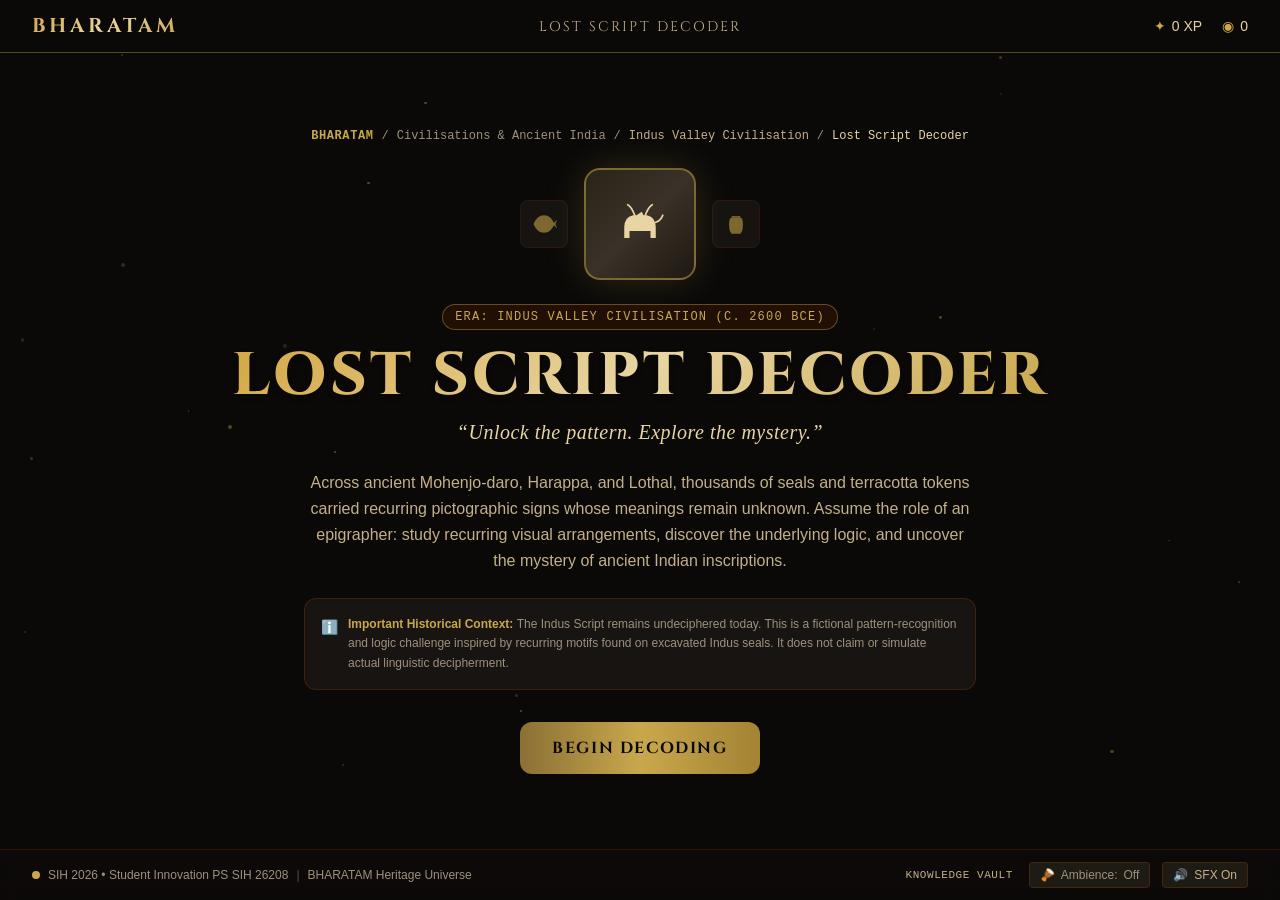
<file: games/Game1/index.html>
<!doctype html>
<html lang="en">
  <head>
    <meta charset="UTF-8" />
    <link rel="icon" type="image/svg+xml" href="data:image/svg+xml,<svg xmlns='http://www.w3.org/2000/svg' viewBox='0 0 64 64'><rect width='64' height='64' rx='12' fill='%231a1814'/><path d='M8 32 Q16 12 32 12 Q48 12 56 32 Q48 52 32 52 Q16 52 8 32Z' fill='%23c9a84c'/><circle cx='24' cy='31' r='3' fill='%231a1814'/><path d='M52 32 L62 22 L58 32 L62 42Z' fill='%23c9a84c'/></svg>" />
    <meta name="viewport" content="width=device-width, initial-scale=1.0" />
    <title>BHARATAM — Lost Script Decoder | Indus Valley Civilisation</title>
    <meta name="description" content="Explore ancient Indus Valley motifs and recurring patterns in this fictional pattern-recognition challenge by Bharatam." />
    <!-- Google Fonts: Cinzel & Inter -->
    <link rel="preconnect" href="https://fonts.googleapis.com">
    <link rel="preconnect" href="https://fonts.gstatic.com" crossorigin>
    <link href="https://fonts.googleapis.com/css2?family=Cinzel:wght@500;600;700;800;900&family=Inter:wght@300;400;500;600;700&display=swap" rel="stylesheet">
    <script type="module" src="./assets/index-DPS3XvEN.js"></script>
    <link rel="stylesheet" href="./assets/index-BPvpdcs2.css">
  </head>
  <body class="bg-[#0a0908] text-[#f5eed6] antialiased selection:bg-[#c9a84c]/30 selection:text-[#f5eed6]">
    <div id="root"></div>
  </body>
</html>
</file>
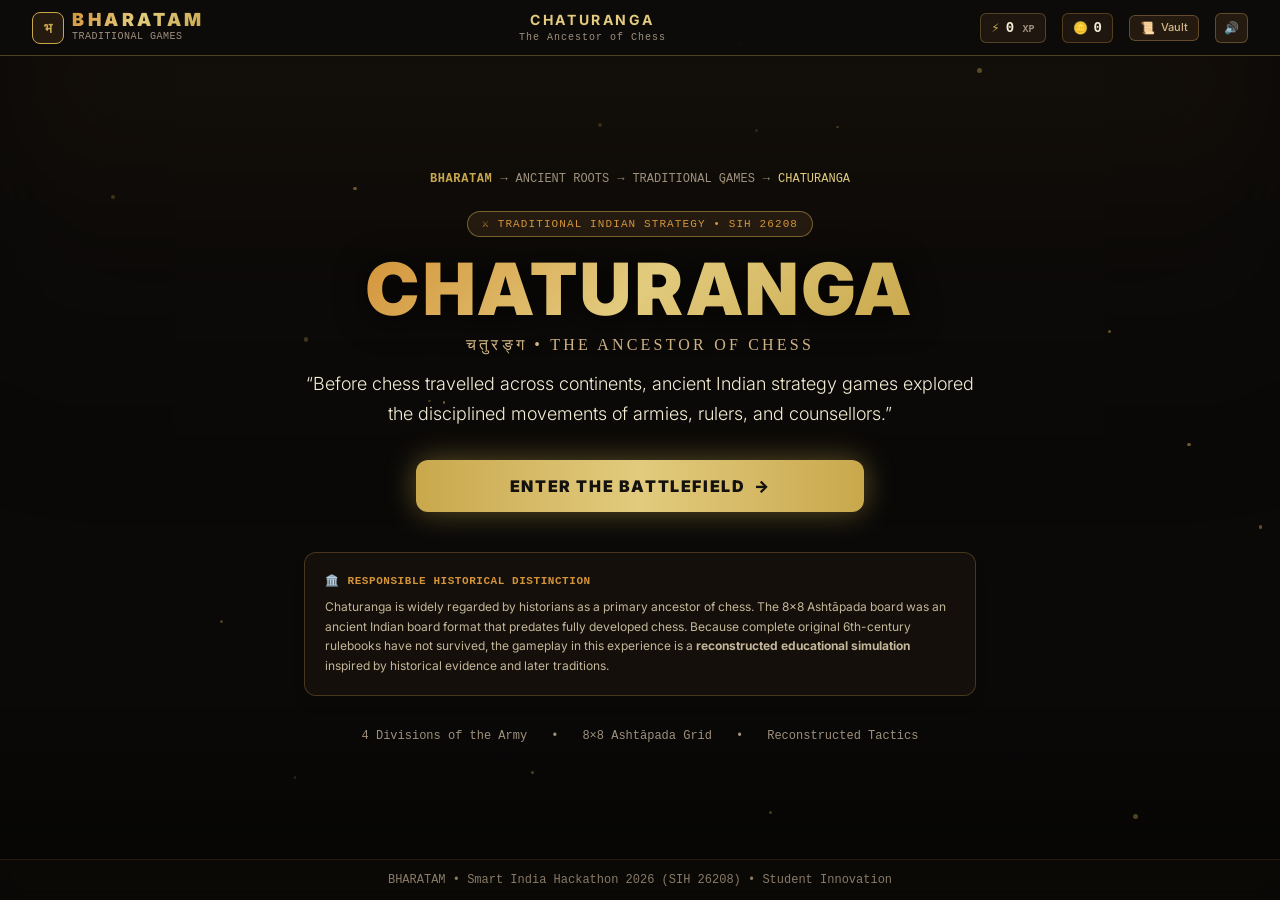
<file: games/Game2/index.html>
<!doctype html>
<html lang="en">
  <head>
    <meta charset="UTF-8" />
    <link rel="icon" type="image/svg+xml" href="data:image/svg+xml,<svg xmlns='http://www.w3.org/2000/svg' viewBox='0 0 64 64'><rect width='64' height='64' rx='12' fill='%231a1814' stroke='%23c9a84c' stroke-width='2'/><path d='M16 16 L48 48 M48 16 L16 48' stroke='%23c9a84c' stroke-width='3'/><circle cx='32' cy='32' r='8' fill='%238c6d3b' stroke='%23c9a84c' stroke-width='2'/><circle cx='32' cy='32' r='3' fill='%23f5eed6'/></svg>" />
    <meta name="viewport" content="width=device-width, initial-scale=1.0" />
    <title>BHARATAM — Chaturanga: The Ancestor of Chess | Traditional Games</title>
    <meta name="description" content="Enter an ancient Indian royal war-camp and master the four divisions of the army in this Chaturanga-inspired tactical game by Bharatam." />
    <!-- Google Fonts: Cinzel & Inter -->
    <link rel="preconnect" href="https://fonts.googleapis.com">
    <link rel="preconnect" href="https://fonts.gstatic.com" crossorigin>
    <link href="https://fonts.googleapis.com/css2?family=Cinzel:wght@500;600;700;800;900&family=Inter:wght@300;400;500;600;700&display=swap" rel="stylesheet">
    <script type="module" src="./assets/index-T3FmO-Fg.js"></script>
    <link rel="stylesheet" href="./assets/index-DOgx7kku.css">
  </head>
  <body class="bg-[#0a0908] text-[#f5eed6] antialiased selection:bg-[#c9a84c]/30 selection:text-[#f5eed6]">
    <div id="root"></div>
  </body>
</html>
</file>
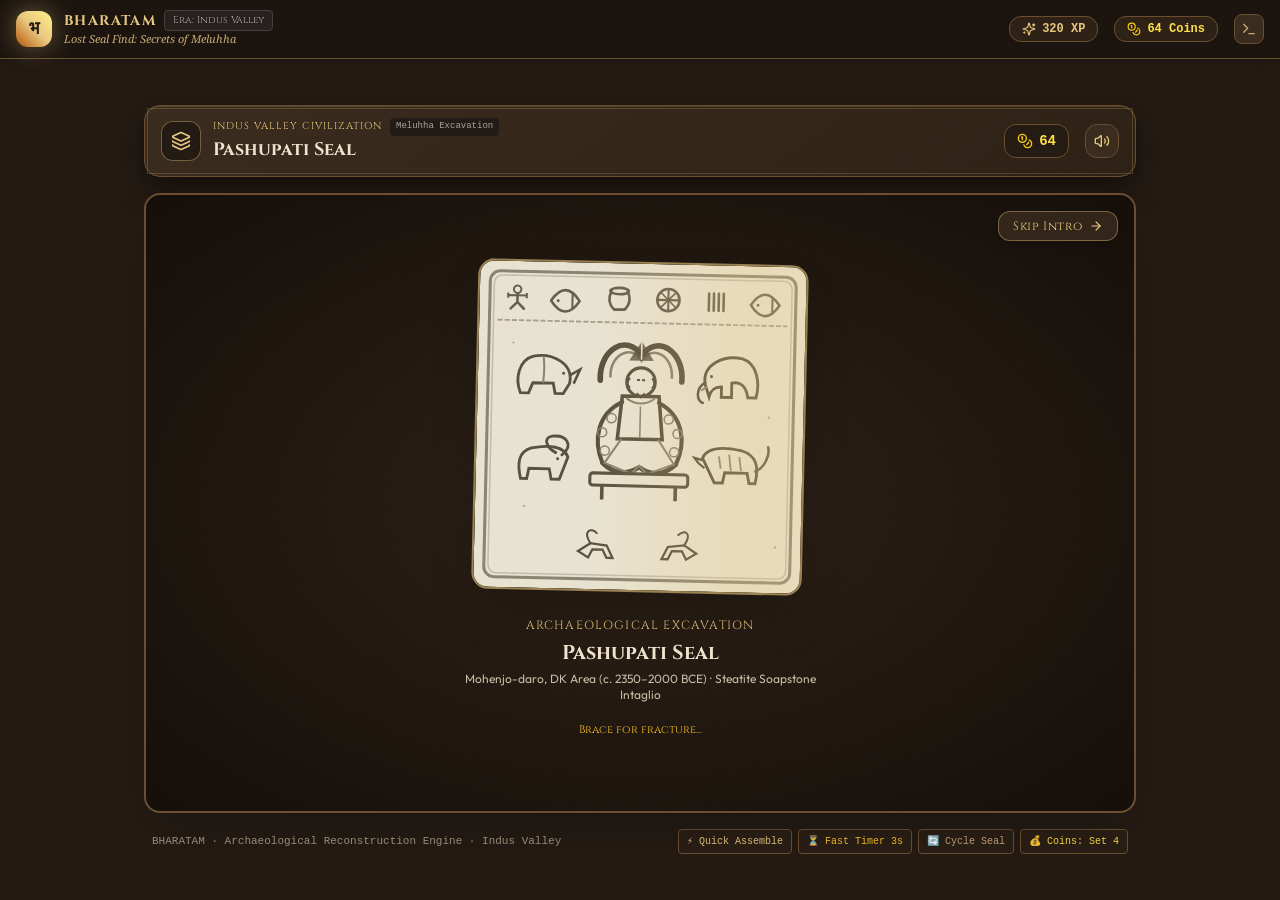
<file: games/Game3/index.html>
<!doctype html>
<html lang="en">

<head>
  <meta charset="UTF-8" />
  <link rel="icon" type="image/svg+xml" href="/vite.svg" />
  <meta name="viewport" content="width=device-width, initial-scale=1.0" />
  <title>Lost Seal Find: Secrets of Meluhha | BHARATAM</title>
  <meta name="description"
    content="An archaeological reconstruction puzzle of Indus Valley steatite seals for BHARATAM." />
  <link rel="preconnect" href="https://fonts.googleapis.com">
  <link rel="preconnect" href="https://fonts.gstatic.com" crossorigin>
  <link
    href="https://fonts.googleapis.com/css2?family=Cinzel:wght@400;600;700;900&family=Noto+Serif:ital,wght@0,400;0,600;1,400&family=Outfit:wght@300;400;500;600;700&display=swap"
    rel="stylesheet">
  <script type="module" src="./assets/index-oC95AZpu.js"></script>
  <link rel="stylesheet" href="./assets/index-DwC6j1YA.css">
</head>

<body class="bg-[#241b14] text-[#f0e4cf] antialiased select-none overflow-x-hidden min-h-screen">
  <div id="root"></div>
</body>

</html>
</file>
<file: style.css>
/* ============================================================
   BHARATAM — STYLESHEET
   Design aligned with ancient Indian civilization theme & golden aesthetics
   ============================================================ */

:root {
  --gold-light: #FFF0B8;
  --gold-main: #F5C66C;
  --gold-mid: #D4993B;
  --gold-dark: #9E641B;
  --gold-deep: #5A3508;
  --bg-dark: #0A0603;
  --bg-card: rgba(18, 12, 8, 0.82);
  --border-gold: rgba(212, 163, 89, 0.35);
  --border-gold-glow: rgba(245, 198, 108, 0.6);
  --text-cream: #E8D8C4;
  --text-muted: #B8A590;

  --font-title: 'Cinzel Decorative', 'Cinzel', serif;
  --font-serif: 'Cinzel', serif;
  --font-sans: 'Outfit', sans-serif;

  --ease-cinematic: cubic-bezier(0.16, 1, 0.3, 1);
}

*,
*::before,
*::after {
  margin: 0;
  padding: 0;
  box-sizing: border-box;
}

html,
body {
  width: 100%;
  height: 100%;
  overflow: hidden;
  background-color: var(--bg-dark);
  font-family: var(--font-sans);
  color: var(--text-cream);
  user-select: none;
  -webkit-font-smoothing: antialiased;
}

/* ─── Splash Screen Video Layer ───────────────────────────── */

#splash-screen {
  position: fixed;
  inset: 0;
  z-index: 9999;
  background: #000;
  display: flex;
  align-items: center;
  justify-content: center;
  overflow: hidden;
  opacity: 1;
  visibility: visible;
  transition: opacity 0.85s var(--ease-cinematic), transform 0.85s var(--ease-cinematic), visibility 0.85s;
}

#splash-screen.fade-out {
  opacity: 0;
  visibility: hidden;
  pointer-events: none;
  transform: scale(1.03);
}

#splash-video {
  position: absolute;
  inset: 0;
  width: 100%;
  height: 100%;
  object-fit: cover;
}

#splash-progress-bar {
  position: absolute;
  bottom: 0;
  left: 0;
  width: 100%;
  height: 4px;
  background: rgba(255, 255, 255, 0.1);
  z-index: 20;
  overflow: hidden;
}

#splash-progress-fill {
  height: 100%;
  width: 0%;
  background: linear-gradient(90deg, var(--gold-dark), var(--gold-main), var(--gold-light));
  box-shadow: 0 0 12px rgba(245, 198, 108, 0.8);
  transition: width 0.2s linear;
}

#skip-btn {
  position: absolute;
  bottom: 30px;
  right: 60px;
  transform: translateY(10px);
  z-index: 30;
  display: flex;
  align-items: center;
  gap: 8px;
  padding: 14px 28px;
  background: rgba(18, 12, 8, 0.85);
  backdrop-filter: blur(16px);
  -webkit-backdrop-filter: blur(16px);
  border: 1px solid var(--border-gold);
  border-radius: 50px;
  color: var(--gold-light);
  font-family: var(--font-serif);
  font-size: 0.9rem;
  font-weight: 600;
  letter-spacing: 0.08em;
  cursor: pointer;
  opacity: 0;
  transition: all 0.4s var(--ease-cinematic);
  box-shadow: 0 8px 24px rgba(0, 0, 0, 0.6);
}

#skip-btn.visible {
  opacity: 1;
  transform: translateY(0);
}

#skip-btn:hover {
  background: rgba(40, 25, 15, 0.95);
  border-color: var(--gold-main);
  box-shadow: 0 8px 24px rgba(0, 0, 0, 0.8), 0 0 16px rgba(245, 198, 108, 0.4);
  transform: translateY(-2px);
}

@media (max-width: 768px) {
  #skip-btn {
    bottom: 20px;
    right: 20px;
    padding: 10px 20px;
    font-size: 0.8rem;
  }
}

/* ─── Main Landing Page Container ────────────────────────── */

.landing-page {
  position: relative;
  width: 100vw;
  height: 100vh;
  display: flex;
  flex-direction: column;
  justify-content: space-between;
  overflow: hidden;
  opacity: 0;
  transform: scale(0.98);
  transition: opacity 1.2s var(--ease-cinematic), transform 1.2s var(--ease-cinematic);
  pointer-events: none;
}

.landing-page.active {
  opacity: 1;
  transform: scale(1);
  pointer-events: auto;
}

/* Background Image Layer (Image 2) */
.landing-bg {
  position: absolute;
  inset: 0;
  background-size: cover;
  background-position: center 38%;
  background-repeat: no-repeat;
  z-index: 1;
  transform: scale(1.02);
  transition: transform 12s ease-out;
}

.landing-page.active .landing-bg {
  transform: scale(1);
}

/* Cinematic Vignette & Ambient Glow */
.landing-overlay {
  position: absolute;
  inset: 0;
  z-index: 2;
  background: radial-gradient(circle at 50% 45%, rgba(18, 10, 5, 0.25) 0%, rgba(10, 6, 3, 0.55) 60%, rgba(6, 3, 1, 0.9) 100%),
    linear-gradient(180deg, rgba(8, 4, 2, 0.7) 0%, rgba(8, 4, 2, 0.1) 40%, rgba(8, 4, 2, 0.2) 60%, rgba(6, 3, 1, 0.88) 100%);
  pointer-events: none;
}

/* Golden Particles Canvas */
#ambient-canvas {
  position: absolute;
  inset: 0;
  z-index: 3;
  pointer-events: none;
}

/* ─── Top Bar ─────────────────────────────────────────────── */

.top-bar {
  position: relative;
  z-index: 10;
  padding: 24px 48px;
  display: flex;
  justify-content: space-between;
  align-items: center;
}

.logo-mark {
  display: flex;
  align-items: center;
  gap: 10px;
  background: rgba(18, 12, 8, 0.65);
  backdrop-filter: blur(12px);
  padding: 8px 18px;
  border-radius: 30px;
  border: 1px solid rgba(212, 163, 89, 0.25);
}

.om-symbol {
  font-size: 1.1rem;
  color: var(--gold-main);
  animation: pulseRotate 12s linear infinite;
  display: inline-block;
}

@keyframes pulseRotate {
  0% {
    transform: rotate(0deg);
  }

  100% {
    transform: rotate(360deg);
  }
}

.edition-tag {
  font-family: var(--font-serif);
  font-size: 0.75rem;
  font-weight: 700;
  letter-spacing: 0.16em;
  color: var(--gold-main);
}

.audio-btn {
  background: rgba(18, 12, 8, 0.65);
  backdrop-filter: blur(12px);
  border: 1px solid rgba(212, 163, 89, 0.3);
  border-radius: 50%;
  width: 44px;
  height: 44px;
  display: flex;
  align-items: center;
  justify-content: center;
  color: var(--gold-main);
  cursor: pointer;
  transition: all 0.3s ease;
}

.audio-btn:hover {
  background: rgba(35, 22, 12, 0.85);
  border-color: var(--gold-main);
  transform: scale(1.08);
  box-shadow: 0 0 15px rgba(245, 198, 108, 0.4);
}

.hidden-icon {
  display: none;
}

/* ─── Center Hero Content (Replicating Image 1) ───────────── */

.hero-container {
  position: relative;
  z-index: 10;
  display: flex;
  justify-content: center;
  align-items: center;
  text-align: center;
  padding: 0 20px;
  margin-top: -30px;
}

.hero-content {
  max-width: 820px;
  display: flex;
  flex-direction: column;
  align-items: center;
}

/* BHARATAM Title */
.game-title {
  margin-bottom: 12px;
  position: relative;
}

.title-text {
  font-family: var(--font-title);
  font-size: clamp(3.2rem, 7.5vw, 6.2rem);
  font-weight: 900;
  letter-spacing: 0.04em;
  background: linear-gradient(180deg, #FFFFFF 0%, #FFF2BE 20%, #F5C66C 50%, #D4993B 75%, #8B5410 100%);
  -webkit-background-clip: text;
  -webkit-text-fill-color: transparent;
  filter: drop-shadow(0 4px 16px rgba(0, 0, 0, 0.95)) drop-shadow(0 0 35px rgba(229, 168, 59, 0.45));
  display: inline-block;
  line-height: 1.1;
  text-transform: uppercase;
}

/* PLAY. EXPLORE. DISCOVER BHARAT. */
.game-tagline {
  font-family: var(--font-serif);
  font-size: clamp(0.95rem, 2vw, 1.35rem);
  font-weight: 700;
  color: var(--gold-main);
  letter-spacing: 0.28em;
  margin-bottom: 24px;
  text-shadow: 0 2px 10px rgba(0, 0, 0, 0.9), 0 0 20px rgba(212, 153, 59, 0.4);
  text-transform: uppercase;
}

/* Description paragraph */
.game-description {
  font-family: var(--font-sans);
  font-size: clamp(1rem, 1.8vw, 1.25rem);
  font-weight: 400;
  color: #E2D3BF;
  line-height: 1.65;
  margin-bottom: 38px;
  max-width: 620px;
  text-shadow: 0 2px 12px rgba(0, 0, 0, 0.95);
}

/* START JOURNEY Button (Golden Amber Bevel matching Image 1) */
.cta-wrapper {
  display: flex;
  justify-content: center;
}

.btn-start-journey {
  position: relative;
  display: inline-flex;
  align-items: center;
  justify-content: center;
  padding: 18px 54px;
  background: linear-gradient(180deg, #E6AC48 0%, #D18D2B 45%, #AA6916 100%);
  border: 1px solid rgba(255, 235, 175, 0.75);
  border-radius: 12px;
  cursor: pointer;
  overflow: hidden;
  box-shadow: 0 10px 25px rgba(0, 0, 0, 0.75),
    0 0 25px rgba(212, 153, 59, 0.45),
    inset 0 2px 2px rgba(255, 255, 255, 0.65),
    inset 0 -2px 3px rgba(80, 40, 5, 0.5);
  transition: all 0.35s var(--ease-cinematic);
}

.btn-start-journey .btn-text {
  font-family: var(--font-serif);
  font-size: clamp(1.05rem, 1.6vw, 1.25rem);
  font-weight: 800;
  color: #2D1602;
  letter-spacing: 0.14em;
  text-shadow: 0 1px 0 rgba(255, 235, 180, 0.5);
  z-index: 2;
  transition: color 0.3s;
}

.btn-shine {
  position: absolute;
  top: -50%;
  left: -60%;
  width: 40%;
  height: 200%;
  background: linear-gradient(90deg, transparent, rgba(255, 255, 255, 0.45), transparent);
  transform: rotate(25deg);
  transition: left 0.75s ease;
  pointer-events: none;
}

.btn-start-journey:hover .btn-shine {
  left: 130%;
}

.btn-start-journey:hover {
  transform: translateY(-3px) scale(1.02);
  background: linear-gradient(180deg, #F3BA5B 0%, #DF9834 45%, #BC761C 100%);
  box-shadow: 0 16px 36px rgba(0, 0, 0, 0.85),
    0 0 40px rgba(245, 198, 108, 0.65),
    inset 0 2px 3px rgba(255, 255, 255, 0.85);
}

.btn-start-journey:active {
  transform: translateY(1px) scale(0.99);
  box-shadow: 0 6px 18px rgba(0, 0, 0, 0.8);
}

/* ─── Bottom Navigation Dock (Matching Image 1) ───────────── */

.bottom-bar-container {
  position: relative;
  z-index: 10;
  display: flex;
  justify-content: center;
  padding: 0 20px 28px 20px;
}

.bottom-dock {
  display: flex;
  align-items: center;
  background: var(--bg-card);
  backdrop-filter: blur(20px);
  -webkit-backdrop-filter: blur(20px);
  border: 1px solid var(--border-gold);
  border-radius: 20px;
  padding: 10px 20px;
  box-shadow: 0 16px 40px rgba(0, 0, 0, 0.85),
    inset 0 1px 1px rgba(255, 230, 160, 0.2),
    0 0 20px rgba(212, 163, 89, 0.15);
  max-width: 920px;
  width: auto;
  gap: 8px;
}

.dock-item {
  display: flex;
  align-items: center;
  gap: 12px;
  background: transparent;
  border: none;
  padding: 10px 18px;
  border-radius: 14px;
  cursor: pointer;
  transition: all 0.3s var(--ease-cinematic);
}

.dock-icon-circle {
  width: 38px;
  height: 38px;
  border-radius: 50%;
  border: 1px solid var(--border-gold);
  background: radial-gradient(circle, rgba(60, 38, 18, 0.7) 0%, rgba(25, 15, 7, 0.9) 100%);
  display: flex;
  align-items: center;
  justify-content: center;
  color: var(--gold-main);
  box-shadow: inset 0 1px 2px rgba(255, 220, 140, 0.3),
    0 2px 6px rgba(0, 0, 0, 0.5);
  transition: all 0.3s ease;
  flex-shrink: 0;
}

.dock-label {
  font-family: var(--font-sans);
  font-size: 0.98rem;
  font-weight: 500;
  color: var(--text-cream);
  letter-spacing: 0.02em;
  white-space: nowrap;
  transition: color 0.3s;
}

.dock-item:hover {
  background: rgba(212, 163, 89, 0.12);
  transform: translateY(-2px);
}

.dock-item:hover .dock-icon-circle {
  border-color: var(--gold-main);
  color: var(--gold-light);
  transform: scale(1.08);
  box-shadow: 0 0 15px rgba(245, 198, 108, 0.5),
    inset 0 1px 2px rgba(255, 255, 255, 0.5);
}

.dock-item:hover .dock-label {
  color: var(--gold-light);
}

.dock-divider {
  width: 1px;
  height: 26px;
  background: linear-gradient(180deg, transparent, rgba(212, 163, 89, 0.35), transparent);
}

/* Responsive adjustments */
@media (max-width: 900px) {
  .bottom-dock {
    padding: 8px 12px;
    gap: 4px;
    overflow-x: auto;
    max-width: 95vw;
  }

  .dock-item {
    padding: 8px 12px;
    gap: 8px;
  }

  .dock-label {
    font-size: 0.88rem;
  }

  .dock-icon-circle {
    width: 32px;
    height: 32px;
  }
}

@media (max-width: 640px) {
  .top-bar {
    padding: 16px 20px;
  }

  .game-title {
    margin-bottom: 8px;
  }

  .game-tagline {
    margin-bottom: 16px;
    letter-spacing: 0.18em;
  }

  .game-description {
    margin-bottom: 26px;
    font-size: 0.95rem;
  }

  .btn-start-journey {
    padding: 15px 36px;
  }

  .bottom-dock {
    border-radius: 16px;
    width: 94vw;
    justify-content: space-around;
  }

  .dock-divider {
    display: none;
  }

  .dock-item {
    flex-direction: column;
    padding: 6px 8px;
    gap: 4px;
  }

  .dock-label {
    font-size: 0.75rem;
  }

  .hide-mobile {
    display: none;
  }
}

/* ─── Modal Dialog Styles ─────────────────────────────────── */

.modal-backdrop {
  position: fixed;
  inset: 0;
  z-index: 20000;
  background: rgba(6, 3, 1, 0.82);
  backdrop-filter: blur(14px);
  -webkit-backdrop-filter: blur(14px);
  display: flex;
  align-items: center;
  justify-content: center;
  opacity: 0;
  visibility: hidden;
  transition: all 0.4s var(--ease-cinematic);
  padding: 20px;
}

.modal-backdrop.open {
  opacity: 1;
  visibility: visible;
}

.modal-card {
  width: 100%;
  max-width: 560px;
  background: linear-gradient(165deg, rgba(28, 18, 10, 0.95) 0%, rgba(15, 9, 4, 0.98) 100%);
  border: 1px solid var(--border-gold);
  border-radius: 20px;
  padding: 32px;
  box-shadow: 0 24px 60px rgba(0, 0, 0, 0.9), 0 0 30px rgba(212, 163, 89, 0.25);
  transform: translateY(20px) scale(0.96);
  transition: all 0.4s var(--ease-cinematic);
}

.modal-backdrop.open .modal-card {
  transform: translateY(0) scale(1);
}

.modal-header {
  position: relative;
  margin-bottom: 20px;
  border-bottom: 1px solid rgba(212, 163, 89, 0.2);
  padding-bottom: 16px;
}

.modal-kicker {
  font-family: var(--font-serif);
  font-size: 0.75rem;
  font-weight: 700;
  letter-spacing: 0.2em;
  color: var(--gold-main);
  display: block;
  margin-bottom: 4px;
}

.modal-headline {
  font-family: var(--font-serif);
  font-size: 1.6rem;
  font-weight: 700;
  color: var(--gold-light);
}

.modal-close-btn {
  position: absolute;
  top: 0;
  right: 0;
  background: rgba(45, 28, 14, 0.7);
  border: 1px solid var(--border-gold);
  width: 32px;
  height: 32px;
  border-radius: 50%;
  color: var(--gold-main);
  font-size: 1rem;
  display: flex;
  align-items: center;
  justify-content: center;
  cursor: pointer;
  transition: all 0.25s ease;
}

.modal-close-btn:hover {
  background: var(--gold-main);
  color: #120902;
  transform: rotate(90deg);
}

.modal-body {
  color: #D8C7B2;
  font-size: 1rem;
  line-height: 1.65;
  margin-bottom: 24px;
}

.modal-body h4 {
  color: var(--gold-main);
  font-family: var(--font-serif);
  margin: 14px 0 6px 0;
  font-size: 1.1rem;
}

.modal-body ul {
  padding-left: 20px;
  margin-top: 8px;
}

.modal-body li {
  margin-bottom: 6px;
}

.modal-footer {
  display: flex;
  justify-content: flex-end;
}

.modal-btn {
  width: 100%;
}

/* ─── Toast Notification ──────────────────────────────────── */

.journey-toast {
  position: fixed;
  top: 24px;
  left: 50%;
  transform: translateX(-50%) translateY(-100px);
  z-index: 30000;
  background: rgba(22, 14, 8, 0.95);
  border: 1px solid var(--gold-main);
  border-radius: 50px;
  padding: 12px 28px;
  box-shadow: 0 12px 35px rgba(0, 0, 0, 0.8), 0 0 25px rgba(245, 198, 108, 0.45);
  backdrop-filter: blur(16px);
  opacity: 0;
  transition: all 0.5s var(--ease-cinematic);
  pointer-events: none;
}

.journey-toast.show {
  transform: translateX(-50%) translateY(0);
  opacity: 1;
}

.toast-inner {
  display: flex;
  align-items: center;
  gap: 12px;
}

.toast-symbol {
  font-size: 1.5rem;
}

.toast-text strong {
  font-family: var(--font-serif);
  color: var(--gold-light);
  letter-spacing: 0.1em;
  font-size: 0.95rem;
  display: block;
}

.toast-text p {
  color: #D2C1AC;
  font-size: 0.85rem;
}

/* ============================================================
   MAIN HUB (DASHBOARD) STYLES
   Faithfully matching the dark-gold gaming console aesthetic
   ============================================================ */

.dashboard-screen {
  position: fixed;
  inset: 0;
  z-index: 1000;
  background-color: #0A0603;
  opacity: 0;
  visibility: hidden;
  pointer-events: none;
  transition: opacity 0.75s var(--ease-cinematic), transform 0.75s var(--ease-cinematic);
  transform: scale(0.98);
  overflow: hidden;
}

.dashboard-screen.active {
  opacity: 1;
  visibility: visible;
  pointer-events: auto;
  transform: scale(1);
}

.dashboard-bg {
  position: absolute;
  inset: 0;
  background:
    radial-gradient(circle at 50% 30%, rgba(35, 20, 10, 0.45) 0%, rgba(12, 8, 4, 0.75) 75%, rgba(7, 4, 2, 0.85) 100%),
    linear-gradient(180deg, rgba(14, 9, 5, 0.7) 0%, rgba(8, 5, 2, 0.85) 100%),
    url('background.jpg');
  background-size: cover;
  background-position: center;
  background-repeat: no-repeat;
  pointer-events: none;
  z-index: 1;
}

.dashboard-container {
  position: relative;
  z-index: 2;
  width: 100%;
  height: 100%;
  max-width: 1440px;
  margin: 0 auto;
  padding: 16px 24px 20px 24px;
  display: flex;
  flex-direction: column;
  gap: 16px;
  box-sizing: border-box;
}

/* ─── Top Header Bar ──────────────────────────────────────── */

.dash-top-header {
  display: flex;
  align-items: center;
  justify-content: space-between;
  padding: 10px 18px;
  background: rgba(18, 12, 7, 0.85);
  backdrop-filter: blur(16px);
  -webkit-backdrop-filter: blur(16px);
  border: 1px solid rgba(212, 163, 89, 0.28);
  border-radius: 18px;
  box-shadow: 0 8px 30px rgba(0, 0, 0, 0.7), inset 0 1px 0 rgba(255, 230, 160, 0.15);
}

/* Profile Widget */
.profile-widget {
  display: flex;
  align-items: center;
  gap: 14px;
}

.avatar-container {
  position: relative;
}

.avatar-ring {
  width: 52px;
  height: 52px;
  border-radius: 50%;
  padding: 2px;
  background: linear-gradient(135deg, #FFE49E 0%, #D4993B 50%, #7A4B13 100%);
  box-shadow: 0 0 14px rgba(212, 153, 59, 0.45), inset 0 1px 2px rgba(255, 255, 255, 0.6);
  display: flex;
  align-items: center;
  justify-content: center;
}

.avatar-svg {
  width: 100%;
  height: 100%;
  border-radius: 50%;
  display: block;
}

.profile-details {
  display: flex;
  flex-direction: column;
  gap: 2px;
}

.profile-name-row {
  display: flex;
  align-items: center;
  gap: 8px;
}

.user-name {
  font-family: var(--font-serif);
  font-size: 1.15rem;
  font-weight: 700;
  color: #FFF2D1;
  letter-spacing: 0.04em;
  line-height: 1.2;
}

.user-title {
  font-size: 0.8rem;
  color: #BFA78D;
  font-style: italic;
  letter-spacing: 0.02em;
}

.user-level-row {
  display: flex;
  align-items: center;
  gap: 8px;
  margin-top: 3px;
}

.user-level {
  font-family: var(--font-serif);
  font-size: 0.8rem;
  font-weight: 700;
  color: var(--gold-main);
}

.xp-bar-track {
  width: 120px;
  height: 6px;
  background: rgba(0, 0, 0, 0.65);
  border: 1px solid rgba(212, 163, 89, 0.35);
  border-radius: 4px;
  overflow: hidden;
  position: relative;
}

.xp-bar-fill {
  height: 100%;
  background: linear-gradient(90deg, #D4993B, #FFE49E);
  box-shadow: 0 0 8px rgba(255, 220, 140, 0.7);
  transition: width 0.5s ease-out;
}

.xp-numeric {
  font-size: 0.72rem;
  color: #A08B72;
  font-family: var(--font-sans);
}

/* Center Currencies Pill */
.currency-hud {
  display: flex;
  align-items: center;
  gap: 16px;
  background: rgba(14, 9, 5, 0.9);
  padding: 6px 18px;
  border-radius: 30px;
  border: 1px solid rgba(212, 163, 89, 0.3);
  box-shadow: inset 0 1px 2px rgba(0, 0, 0, 0.8), 0 2px 8px rgba(0, 0, 0, 0.4);
}

.currency-item {
  display: flex;
  align-items: center;
  gap: 7px;
}

.curr-icon {
  font-size: 1rem;
}

.curr-val {
  font-family: var(--font-sans);
  font-size: 0.92rem;
  font-weight: 700;
  letter-spacing: 0.02em;
  color: #FFF2D1;
  transition: color 0.3s;
}

.curr-divider {
  width: 1px;
  height: 16px;
  background: rgba(212, 163, 89, 0.25);
}

/* Right Utility Bar */
.dash-utility-bar {
  display: flex;
  align-items: center;
  gap: 8px;
}

.hud-icon-btn {
  width: 36px;
  height: 36px;
  border-radius: 10px;
  background: rgba(25, 17, 10, 0.75);
  border: 1px solid rgba(212, 163, 89, 0.25);
  color: #D4B07B;
  display: flex;
  align-items: center;
  justify-content: center;
  cursor: pointer;
  position: relative;
  transition: all 0.25s ease;
}

.hud-icon-btn:hover {
  background: rgba(45, 30, 16, 0.95);
  border-color: var(--gold-main);
  color: var(--gold-light);
  transform: translateY(-2px);
  box-shadow: 0 4px 12px rgba(0, 0, 0, 0.6), 0 0 10px rgba(245, 198, 108, 0.3);
}

.hud-badge-dot {
  position: absolute;
  top: 6px;
  right: 6px;
  width: 7px;
  height: 7px;
  border-radius: 50%;
  background: #FF7B39;
  box-shadow: 0 0 6px #FF7B39;
}

/* ─── Body Layout: Sidebar + Main Area ───────────────────── */

.dash-body-grid {
  display: flex;
  gap: 16px;
  flex: 1;
  min-height: 0;
  overflow: hidden;
}

/* Left Sidebar */
.dash-sidebar {
  width: 175px;
  flex-shrink: 0;
  background: rgba(16, 11, 6, 0.8);
  border: 1px solid rgba(212, 163, 89, 0.25);
  border-radius: 18px;
  padding: 12px 10px;
  backdrop-filter: blur(12px);
  box-shadow: 0 8px 24px rgba(0, 0, 0, 0.6);
  display: flex;
  flex-direction: column;
}

.sidebar-nav {
  display: flex;
  flex-direction: column;
  gap: 6px;
}

.nav-item {
  display: flex;
  align-items: center;
  gap: 10px;
  padding: 10px 14px;
  border-radius: 12px;
  background: transparent;
  border: 1px solid transparent;
  color: #B59E87;
  font-family: var(--font-sans);
  font-size: 0.9rem;
  font-weight: 500;
  cursor: pointer;
  text-align: left;
  transition: all 0.25s var(--ease-cinematic);
}

.nav-item .nav-icon {
  font-size: 1rem;
  opacity: 0.85;
}

.nav-item:hover {
  background: rgba(212, 163, 89, 0.1);
  color: #FFE6A8;
}

.nav-item.active {
  background: linear-gradient(180deg, rgba(82, 53, 22, 0.95) 0%, rgba(46, 28, 11, 0.98) 100%);
  border: 1px solid rgba(245, 198, 108, 0.55);
  color: #FFF0B8;
  font-weight: 600;
  box-shadow: 0 4px 14px rgba(0, 0, 0, 0.6), inset 0 1px 1px rgba(255, 235, 175, 0.45);
}

.nav-item.active .nav-icon {
  opacity: 1;
}

/* Center Workspace Panels */
.dash-main-area {
  flex: 1;
  min-height: 0;
  overflow-y: auto;
  overflow-x: hidden;
  position: relative;
  padding-right: 4px;
}

.dash-main-area::-webkit-scrollbar {
  width: 5px;
}

.dash-main-area::-webkit-scrollbar-thumb {
  background: rgba(212, 163, 89, 0.3);
  border-radius: 10px;
}

.dash-view-panel {
  display: none;
  flex-direction: column;
  gap: 16px;
  animation: fadeInPanel 0.4s var(--ease-cinematic) forwards;
}

.dash-view-panel.active {
  display: flex;
}

@keyframes fadeInPanel {
  from {
    opacity: 0;
    transform: translateY(8px);
  }

  to {
    opacity: 1;
    transform: translateY(0);
  }
}

/* ─── Home View Hero Row ─────────────────────────────────── */

.home-hero-row {
  display: grid;
  grid-template-columns: 2.2fr 1.15fr 1fr;
  gap: 14px;
}

/* 1. Continue Your Journey Card */
.journey-card {
  background: rgba(18, 12, 7, 0.85);
  border: 1px solid rgba(212, 163, 89, 0.3);
  border-radius: 16px;
  overflow: hidden;
  position: relative;
  display: flex;
  flex-direction: column;
  box-shadow: 0 10px 30px rgba(0, 0, 0, 0.7);
}

.journey-card-header {
  padding: 8px 16px;
  background: rgba(10, 6, 3, 0.6);
  border-bottom: 1px solid rgba(212, 163, 89, 0.15);
}

.card-section-kicker {
  font-family: var(--font-serif);
  font-size: 0.72rem;
  font-weight: 700;
  letter-spacing: 0.12em;
  color: var(--gold-main);
  text-transform: uppercase;
}

.journey-card-content {
  position: relative;
  padding: 16px 20px;
  min-height: 140px;
  display: flex;
  flex-direction: column;
  justify-content: flex-end;
}

.journey-art-bg {
  position: absolute;
  inset: 0;
  background: radial-gradient(circle at 75% 30%, rgba(220, 140, 40, 0.4) 0%, rgba(15, 9, 4, 0.85) 70%),
    linear-gradient(180deg, rgba(20, 12, 6, 0.3) 0%, rgba(10, 6, 2, 0.95) 100%),
    url('background.jpg') center 40% / cover no-repeat;
  filter: saturate(1.1) brightness(0.9);
  pointer-events: none;
}

.journey-info-layer {
  position: relative;
  z-index: 2;
  display: flex;
  flex-direction: column;
  gap: 4px;
}

.journey-era-title {
  font-family: var(--font-title);
  font-size: 1.45rem;
  font-weight: 800;
  color: #FFF2D1;
  letter-spacing: 0.05em;
  text-shadow: 0 2px 8px rgba(0, 0, 0, 0.9);
  line-height: 1.15;
}

.journey-chapter-title {
  font-family: var(--font-serif);
  font-size: 0.9rem;
  color: var(--gold-light);
  letter-spacing: 0.03em;
  text-shadow: 0 1px 6px rgba(0, 0, 0, 0.9);
  margin-bottom: 8px;
}

.journey-action-bar {
  display: flex;
  align-items: center;
  justify-content: space-between;
  gap: 16px;
  margin-top: 4px;
}

.journey-progress-group {
  display: flex;
  align-items: center;
  gap: 10px;
  flex: 1;
}

.progress-pct-badge {
  font-family: var(--font-sans);
  font-size: 0.85rem;
  font-weight: 700;
  color: var(--gold-main);
  min-width: 38px;
}

.journey-progress-track {
  flex: 1;
  height: 6px;
  background: rgba(0, 0, 0, 0.7);
  border: 1px solid rgba(212, 163, 89, 0.35);
  border-radius: 4px;
  overflow: hidden;
}

.journey-progress-fill {
  height: 100%;
  background: linear-gradient(90deg, #D4993B, #FFE49E);
  box-shadow: 0 0 10px rgba(245, 198, 108, 0.8);
  transition: width 0.5s ease-out;
}

.btn-resume-glow {
  background: linear-gradient(180deg, #E6AC48 0%, #B8761E 100%);
  border: 1px solid rgba(255, 235, 175, 0.7);
  border-radius: 8px;
  padding: 8px 22px;
  color: #2D1602;
  font-family: var(--font-serif);
  font-size: 0.85rem;
  font-weight: 800;
  letter-spacing: 0.1em;
  cursor: pointer;
  box-shadow: 0 4px 12px rgba(0, 0, 0, 0.6), 0 0 14px rgba(212, 153, 59, 0.4), inset 0 1px 1px rgba(255, 255, 255, 0.6);
  transition: all 0.25s var(--ease-cinematic);
}

.btn-resume-glow:hover {
  transform: translateY(-2px) scale(1.03);
  background: linear-gradient(180deg, #F3BA5B 0%, #C98224 100%);
  box-shadow: 0 8px 20px rgba(0, 0, 0, 0.75), 0 0 20px rgba(245, 198, 108, 0.65);
}

/* 2. Daily Quest Card */
.quest-card {
  background: rgba(18, 12, 7, 0.85);
  border: 1px solid rgba(212, 163, 89, 0.3);
  border-radius: 16px;
  padding: 14px 16px;
  display: flex;
  flex-direction: column;
  justify-content: space-between;
  box-shadow: 0 10px 30px rgba(0, 0, 0, 0.7);
}

.card-subhead {
  font-family: var(--font-serif);
  font-size: 0.88rem;
  font-weight: 700;
  color: var(--gold-light);
  letter-spacing: 0.03em;
  margin-bottom: 6px;
}

.quest-instruction {
  font-size: 0.82rem;
  color: #D4C3AF;
  line-height: 1.4;
  margin-bottom: 12px;
}

.quest-progress-container {
  display: flex;
  align-items: center;
  gap: 8px;
  margin-bottom: 12px;
}

.quest-bar-track {
  flex: 1;
  height: 6px;
  background: rgba(0, 0, 0, 0.6);
  border: 1px solid rgba(212, 163, 89, 0.3);
  border-radius: 4px;
  overflow: hidden;
}

.quest-bar-fill {
  height: 100%;
  background: linear-gradient(90deg, #D4993B, #FFE49E);
  transition: width 0.4s ease;
}

.quest-count-label {
  font-family: var(--font-sans);
  font-size: 0.78rem;
  font-weight: 600;
  color: var(--gold-main);
}

.quest-reward-footer {
  display: flex;
  justify-content: flex-end;
}

.reward-pill {
  display: inline-flex;
  align-items: center;
  gap: 6px;
  background: rgba(28, 18, 10, 0.9);
  border: 1px solid rgba(212, 163, 89, 0.4);
  border-radius: 20px;
  padding: 4px 12px;
  cursor: pointer;
  transition: all 0.25s ease;
}

.reward-pill.ready {
  background: linear-gradient(180deg, #E6AC48, #B8761E);
  color: #2D1602;
  border-color: #FFE6A8;
  box-shadow: 0 0 14px rgba(245, 198, 108, 0.6);
  animation: rewardPulse 1.5s infinite;
}

@keyframes rewardPulse {
  0% {
    transform: scale(1);
  }

  50% {
    transform: scale(1.05);
  }

  100% {
    transform: scale(1);
  }
}

.reward-amount {
  font-weight: 700;
  font-size: 0.85rem;
  color: var(--gold-light);
}

.reward-pill.ready .reward-amount {
  color: #2D1602;
}

.claim-tag {
  font-size: 0.7rem;
  color: #A08B72;
  margin-left: 2px;
}

.reward-pill.ready .claim-tag {
  color: #2D1602;
  font-weight: 800;
}

/* 3. Daily Streak Card */
.streak-card {
  background: rgba(18, 12, 7, 0.85);
  border: 1px solid rgba(212, 163, 89, 0.3);
  border-radius: 16px;
  padding: 14px 16px;
  display: flex;
  flex-direction: column;
  align-items: center;
  text-align: center;
  justify-content: space-between;
  box-shadow: 0 10px 30px rgba(0, 0, 0, 0.7);
}

.streak-flame-container {
  position: relative;
  width: 44px;
  height: 44px;
  display: flex;
  align-items: center;
  justify-content: center;
  margin: 4px 0;
}

.flame-icon {
  font-size: 2.1rem;
  animation: flameFlicker 2s ease-in-out infinite alternate;
  z-index: 2;
}

@keyframes flameFlicker {
  0% {
    transform: scale(1) translateY(0);
    filter: drop-shadow(0 0 8px #FF6B00);
  }

  100% {
    transform: scale(1.08) translateY(-2px);
    filter: drop-shadow(0 0 16px #FF9E00);
  }
}

.streak-data {
  display: flex;
  align-items: baseline;
  gap: 4px;
}

.streak-number {
  font-family: var(--font-title);
  font-size: 1.6rem;
  font-weight: 800;
  color: #FFF2D1;
  line-height: 1;
}

.streak-label {
  font-family: var(--font-sans);
  font-size: 0.85rem;
  color: var(--gold-main);
}

.streak-cheer {
  font-size: 0.78rem;
  color: #A08B72;
}

/* ─── Explore Paths Section ──────────────────────────────── */

.explore-paths-section {
  display: flex;
  flex-direction: column;
  gap: 8px;
}

.section-heading {
  font-family: var(--font-serif);
  font-size: 0.92rem;
  font-weight: 700;
  letter-spacing: 0.06em;
  color: var(--gold-light);
  text-transform: uppercase;
}

.paths-grid {
  display: grid;
  grid-template-columns: repeat(5, 1fr);
  gap: 12px;
}

.path-card {
  border-radius: 14px;
  padding: 16px 12px;
  display: flex;
  flex-direction: column;
  align-items: center;
  text-align: center;
  cursor: pointer;
  position: relative;
  overflow: hidden;
  transition: all 0.3s var(--ease-cinematic);
  border: 1px solid rgba(212, 163, 89, 0.25);
  box-shadow: 0 8px 20px rgba(0, 0, 0, 0.6);
}

/* Five Thematic Color Themes for Explore Paths */
.path-spiritual {
  background: radial-gradient(circle at 50% 20%, #5C2810 0%, #2A1008 100%);
  border-color: rgba(235, 150, 50, 0.4);
}

.path-civilisation {
  background: radial-gradient(circle at 50% 20%, #4D1A14 0%, #200B08 100%);
  border-color: rgba(220, 80, 60, 0.35);
}

.path-artculture {
  background: radial-gradient(circle at 50% 20%, #4A3312 0%, #201507 100%);
  border-color: rgba(212, 163, 89, 0.45);
}

.path-folklore {
  background: radial-gradient(circle at 50% 20%, #15324D 0%, #091724 100%);
  border-color: rgba(70, 140, 210, 0.35);
}

.path-tradgames {
  background: radial-gradient(circle at 50% 20%, #3B1B48 0%, #190B1F 100%);
  border-color: rgba(180, 90, 210, 0.35);
}

.path-card:hover {
  transform: translateY(-4px) scale(1.02);
  box-shadow: 0 14px 30px rgba(0, 0, 0, 0.8), 0 0 20px rgba(245, 198, 108, 0.4);
  border-color: var(--gold-main);
}

.path-emblem-wrap {
  width: 46px;
  height: 46px;
  border-radius: 50%;
  display: flex;
  align-items: center;
  justify-content: center;
  font-size: 1.7rem;
  color: #FFF2D1;
  margin-bottom: 8px;
  filter: drop-shadow(0 2px 6px rgba(0, 0, 0, 0.8));
  transition: transform 0.3s ease;
}

.path-card:hover .path-emblem-wrap {
  transform: scale(1.12);
}

.path-title {
  font-family: var(--font-serif);
  font-size: 0.9rem;
  font-weight: 700;
  color: #FFF2D1;
  letter-spacing: 0.02em;
  margin-bottom: 4px;
}

.path-subtitle {
  font-size: 0.72rem;
  color: #C0B09F;
  line-height: 1.35;
  margin-bottom: 10px;
  display: -webkit-box;
  -webkit-line-clamp: 2;
  -webkit-box-orient: vertical;
  overflow: hidden;
}

.path-mini-progress {
  width: 100%;
  height: 4px;
  background: rgba(0, 0, 0, 0.6);
  border-radius: 3px;
  overflow: hidden;
  margin-top: auto;
}

.path-mini-fill {
  height: 100%;
  background: linear-gradient(90deg, #D4993B, #FFE49E);
  transition: width 0.4s ease;
}

/* ─── Recent Unlocks Section ─────────────────────────────── */

.recent-unlocks-section {
  display: flex;
  flex-direction: column;
  gap: 8px;
  margin-top: 2px;
}

.unlocks-header {
  display: flex;
  align-items: center;
  justify-content: space-between;
}

.unlocks-title-group {
  display: flex;
  align-items: center;
  gap: 8px;
}

.unlocks-arrows {
  color: var(--gold-main);
  font-size: 0.9rem;
}

.unlocks-heading {
  font-family: var(--font-serif);
  font-size: 0.88rem;
  font-weight: 700;
  color: var(--gold-light);
  letter-spacing: 0.04em;
}

.unlocks-count-badge {
  font-size: 0.75rem;
  color: #A08B72;
  background: rgba(22, 14, 8, 0.7);
  padding: 2px 10px;
  border-radius: 20px;
  border: 1px solid rgba(212, 163, 89, 0.2);
}

.unlocks-tray {
  display: flex;
  gap: 10px;
  overflow-x: auto;
  padding-bottom: 6px;
  scroll-behavior: smooth;
}

.unlocks-tray::-webkit-scrollbar {
  height: 4px;
}

.unlocks-tray::-webkit-scrollbar-thumb {
  background: rgba(212, 163, 89, 0.25);
  border-radius: 10px;
}

.unlock-item-card {
  flex: 0 0 120px;
  height: 80px;
  background: rgba(20, 14, 8, 0.85);
  border: 1px solid rgba(212, 163, 89, 0.3);
  border-radius: 12px;
  padding: 8px;
  display: flex;
  flex-direction: column;
  justify-content: space-between;
  cursor: pointer;
  position: relative;
  overflow: hidden;
  transition: all 0.25s ease;
}

.unlock-item-card:hover {
  transform: translateY(-2px);
  border-color: var(--gold-main);
  box-shadow: 0 6px 16px rgba(0, 0, 0, 0.7), 0 0 12px rgba(245, 198, 108, 0.3);
}

.unlock-icon-badge {
  font-size: 1.4rem;
}

.unlock-meta {
  display: flex;
  flex-direction: column;
}

.unlock-title {
  font-family: var(--font-sans);
  font-size: 0.72rem;
  font-weight: 600;
  color: #FFF2D1;
  white-space: nowrap;
  overflow: hidden;
  text-overflow: ellipsis;
}

.unlock-era {
  font-size: 0.65rem;
  color: var(--gold-main);
}

/* ─── Challenge & Module Interactive Modal ───────────────── */

.challenge-modal-card {
  max-width: 600px;
}

.challenge-prompt {
  font-size: 1.05rem;
  color: #FFF3D4;
  line-height: 1.55;
  margin-bottom: 18px;
}

.challenge-options {
  display: flex;
  flex-direction: column;
  gap: 10px;
  margin-bottom: 16px;
}

.option-btn {
  background: rgba(28, 18, 10, 0.8);
  border: 1px solid rgba(212, 163, 89, 0.35);
  border-radius: 10px;
  padding: 12px 16px;
  color: #E2D3BF;
  font-family: var(--font-sans);
  font-size: 0.95rem;
  text-align: left;
  cursor: pointer;
  transition: all 0.25s ease;
}

.option-btn:hover {
  background: rgba(45, 30, 16, 0.95);
  border-color: var(--gold-main);
  color: #FFF;
  transform: translateX(4px);
}

.option-btn.selected {
  background: linear-gradient(90deg, rgba(82, 53, 22, 0.9), rgba(46, 28, 11, 0.95));
  border-color: #FFE6A8;
  color: #FFF0B8;
  box-shadow: 0 0 12px rgba(245, 198, 108, 0.35);
}

.option-btn.correct {
  background: rgba(20, 70, 35, 0.85);
  border-color: #48C774;
  color: #FFF;
}

.option-btn.incorrect {
  background: rgba(80, 20, 20, 0.85);
  border-color: #F14668;
  color: #FFF;
}

.challenge-feedback {
  padding: 10px 14px;
  border-radius: 8px;
  font-size: 0.9rem;
  margin-bottom: 14px;
}

.challenge-feedback.success {
  background: rgba(30, 80, 45, 0.5);
  border: 1px solid #48C774;
  color: #BFF5CF;
}

.challenge-feedback.error {
  background: rgba(90, 25, 25, 0.5);
  border: 1px solid #F14668;
  color: #FFCCD5;
}

/* Secondary Views Placeholders */
.panel-placeholder {
  padding: 24px;
  background: rgba(18, 12, 7, 0.7);
  border: 1px solid rgba(212, 163, 89, 0.25);
  border-radius: 16px;
  min-height: 400px;
}

.panel-title {
  font-family: var(--font-title);
  font-size: 1.4rem;
  color: #FFF2D1;
  margin-bottom: 4px;
}

.panel-subtitle {
  color: #B8A590;
  font-size: 0.9rem;
  margin-bottom: 20px;
}

.settings-form-box {
  max-width: 440px;
  display: flex;
  flex-direction: column;
  gap: 16px;
}

.setting-row {
  display: flex;
  align-items: center;
  justify-content: space-between;
}

.settings-input {
  background: rgba(10, 6, 3, 0.8);
  border: 1px solid var(--border-gold);
  border-radius: 8px;
  padding: 8px 12px;
  color: #FFF2D1;
  font-family: var(--font-sans);
  font-size: 0.95rem;
}

.btn-danger-glass {
  background: rgba(90, 20, 20, 0.6);
  border: 1px solid rgba(240, 70, 70, 0.4);
  color: #FFC0C0;
  padding: 6px 14px;
  border-radius: 8px;
  cursor: pointer;
  font-family: var(--font-sans);
}

.btn-danger-glass:hover {
  background: rgba(120, 30, 30, 0.8);
}

.btn-sm {
  padding: 6px 14px;
  font-size: 0.8rem;
}

/* Responsive Breakpoints */
@media (max-width: 1100px) {
  .home-hero-row {
    grid-template-columns: 1fr 1fr;
  }

  .streak-card {
    grid-column: span 2;
    flex-direction: row;
  }

  .paths-grid {
    grid-template-columns: repeat(3, 1fr);
  }
}

@media (max-width: 768px) {
  .dashboard-container {
    padding: 10px;
    gap: 10px;
  }

  .dash-body-grid {
    flex-direction: column;
  }

  .dash-sidebar {
    width: 100%;
    overflow-x: auto;
    padding: 6px;
  }

  .sidebar-nav {
    flex-direction: row;
  }

  .nav-item {
    padding: 6px 10px;
    white-space: nowrap;
  }

  .home-hero-row {
    grid-template-columns: 1fr;
  }

  .streak-card {
    grid-column: span 1;
  }

  .paths-grid {
    grid-template-columns: repeat(2, 1fr);
  }

  .currency-hud {
    display: none;
  }
}

/* ============================================================
   3B. DEDICATED 3. PATH SELECTION SCREEN
   Pixel-Matched to Ancient Golden RPG Aesthetic
   ============================================================ */

.path-selection-screen {
  position: fixed;
  inset: 0;
  z-index: 800;
  display: flex;
  align-items: center;
  justify-content: center;
  padding: 20px;
  background-color: #06080B;
  opacity: 1;
  visibility: visible;
  transform: scale(1);
  transition: opacity 0.35s cubic-bezier(0.16, 1, 0.3, 1),
    transform 0.35s cubic-bezier(0.16, 1, 0.3, 1),
    visibility 0.35s;
  overflow: hidden;
}

.path-selection-screen.hidden {
  opacity: 0;
  visibility: hidden;
  pointer-events: none;
  transform: scale(0.97);
}

.path-selection-bg {
  position: absolute;
  inset: 0;
  background: radial-gradient(circle at 50% 25%, #181410 0%, #080A0D 70%, #030406 100%);
  opacity: 0.95;
  pointer-events: none;
}

.path-selection-bg::before {
  content: '';
  position: absolute;
  inset: 0;
  background-image:
    radial-gradient(1px 1px at 20px 30px, rgba(245, 198, 108, 0.25), rgba(0, 0, 0, 0)),
    radial-gradient(1.5px 1.5px at 120px 140px, rgba(245, 198, 108, 0.15), rgba(0, 0, 0, 0)),
    radial-gradient(1px 1px at 280px 220px, rgba(212, 163, 89, 0.2), rgba(0, 0, 0, 0));
  background-repeat: repeat;
  background-size: 320px 320px;
  opacity: 0.6;
}

.path-selection-frame {
  position: relative;
  z-index: 2;
  width: 100%;
  max-width: 1360px;
  height: 92vh;
  max-height: 840px;
  background: rgba(10, 13, 18, 0.94);
  border: 1px solid rgba(212, 163, 89, 0.3);
  border-radius: 14px;
  box-shadow:
    0 0 0 1px rgba(0, 0, 0, 0.9),
    0 24px 60px rgba(0, 0, 0, 0.85),
    0 0 40px rgba(212, 163, 89, 0.08),
    inset 0 0 60px rgba(0, 0, 0, 0.7);
  display: flex;
  flex-direction: column;
  justify-content: space-between;
  padding: 22px 28px 18px;
  overflow: hidden;
}

/* Ornate Corner Accents */
.path-selection-frame::before,
.path-selection-frame::after {
  content: '❖';
  position: absolute;
  color: rgba(245, 198, 108, 0.45);
  font-size: 0.9rem;
  pointer-events: none;
  z-index: 3;
}

.path-selection-frame::before {
  top: 8px;
  left: 10px;
}

.path-selection-frame::after {
  top: 8px;
  right: 10px;
}

/* ─── Top Bar ─────────────────────────────────────────────── */

.path-selection-topbar {
  display: flex;
  align-items: center;
  justify-content: space-between;
  padding-bottom: 8px;
}

.path-selection-title-group {
  display: flex;
  align-items: center;
  gap: 16px;
}

.btn-subpath-back {
  display: inline-flex;
  align-items: center;
  gap: 8px;
  background: rgba(26, 20, 13, 0.85);
  border: 1px solid rgba(212, 163, 89, 0.35);
  border-radius: 8px;
  padding: 6px 14px;
  color: #FFF2D1;
  font-family: var(--font-sans);
  font-size: 0.85rem;
  font-weight: 600;
  cursor: pointer;
  transition: all 0.25s ease;
}

.btn-subpath-back:hover {
  background: rgba(54, 38, 20, 0.95);
  border-color: var(--gold-main);
  color: #FFF;
  transform: translateX(-3px);
  box-shadow: 0 0 14px rgba(245, 198, 108, 0.35);
}

.path-step-badge {
  font-family: var(--font-serif);
  font-size: 1rem;
  font-weight: 700;
  letter-spacing: 0.08em;
  color: #D6C4A5;
  text-transform: uppercase;
}

.path-active-pill {
  display: flex;
  align-items: center;
  gap: 8px;
  background: rgba(22, 16, 10, 0.85);
  border: 1px solid rgba(212, 163, 89, 0.35);
  padding: 6px 14px;
  border-radius: 20px;
  font-size: 0.82rem;
  font-weight: 600;
  color: #FFE6B0;
  font-family: var(--font-sans);
}

.active-dot {
  width: 8px;
  height: 8px;
  border-radius: 50%;
  background: #48C774;
  box-shadow: 0 0 8px #48C774;
  animation: pulseDot 2s infinite ease-in-out;
}

@keyframes pulseDot {

  0%,
  100% {
    opacity: 1;
    transform: scale(1);
  }

  50% {
    opacity: 0.6;
    transform: scale(1.25);
  }
}

/* ─── Center Ornate Header ────────────────────────────────── */

.path-selection-center-header {
  display: flex;
  align-items: center;
  justify-content: center;
  gap: 16px;
  margin: 4px 0 16px;
}

.ornate-line {
  flex: 1;
  max-width: 180px;
  height: 1px;
  background: linear-gradient(90deg, transparent, rgba(212, 163, 89, 0.55), transparent);
  position: relative;
}

.ornate-line.line-left::after {
  content: '◆';
  position: absolute;
  right: 0;
  top: 50%;
  transform: translateY(-50%);
  font-size: 0.6rem;
  color: var(--gold-main);
}

.ornate-line.line-right::before {
  content: '◆';
  position: absolute;
  left: 0;
  top: 50%;
  transform: translateY(-50%);
  font-size: 0.6rem;
  color: var(--gold-main);
}

.subpath-main-title {
  font-family: var(--font-serif);
  font-size: 1.28rem;
  font-weight: 600;
  letter-spacing: 0.04em;
  color: #F5C66C;
  text-align: center;
  text-shadow: 0 2px 8px rgba(0, 0, 0, 0.9);
}

/* ─── 5 Cards Grid ────────────────────────────────────────── */

.subpaths-cards-grid {
  display: grid;
  grid-template-columns: repeat(5, 1fr);
  gap: 14px;
  flex: 1;
  align-items: stretch;
  min-height: 0;
  margin-bottom: 12px;
}

.subpath-card {
  position: relative;
  background: #0B0E14;
  border: 1px solid #1D2633;
  border-radius: 10px;
  overflow: hidden;
  display: flex;
  flex-direction: column;
  cursor: pointer;
  box-shadow: 0 10px 24px rgba(0, 0, 0, 0.6);
  transition: all 0.3s cubic-bezier(0.16, 1, 0.3, 1);
}

.subpath-card:hover {
  transform: translateY(-4px);
  border-color: rgba(212, 163, 89, 0.6);
  box-shadow: 0 16px 36px rgba(0, 0, 0, 0.8), 0 0 20px rgba(245, 198, 108, 0.2);
}

/* Selected Card: Bright Golden Glowing Amber Border */
.subpath-card.selected {
  border: 2px solid #D4993B !important;
  box-shadow:
    0 0 28px rgba(212, 153, 59, 0.4),
    inset 0 0 24px rgba(212, 153, 59, 0.16),
    0 16px 36px rgba(0, 0, 0, 0.9) !important;
  transform: translateY(-3px) scale(1.01);
}

.subpath-card.selected::before {
  content: '';
  position: absolute;
  inset: 0;
  border-radius: 8px;
  border: 1px solid rgba(255, 235, 175, 0.35);
  pointer-events: none;
  z-index: 5;
}

/* Artwork Layer */
.subpath-card-art {
  position: relative;
  width: 100%;
  height: 48%;
  min-height: 160px;
  overflow: hidden;
}

.subpath-card-img {
  width: 100%;
  height: 100%;
  object-fit: cover;
  object-position: center 25%;
  transition: transform 0.6s cubic-bezier(0.16, 1, 0.3, 1);
}

.subpath-card:hover .subpath-card-img {
  transform: scale(1.06);
}

/* Gradient vignette over artwork */
.subpath-card-gradient {
  position: absolute;
  inset: 0;
  background: linear-gradient(180deg,
      rgba(11, 14, 20, 0.08) 0%,
      rgba(11, 14, 20, 0.25) 45%,
      rgba(11, 14, 20, 0.85) 85%,
      #0B0E14 100%);
  pointer-events: none;
  z-index: 2;
}

/* Glowing Sacred Emblem */
.subpath-card-emblem {
  position: absolute;
  top: 10px;
  left: 50%;
  transform: translateX(-50%);
  font-size: 2.2rem;
  line-height: 1;
  color: #FFE599;
  text-shadow:
    0 0 14px rgba(245, 198, 108, 0.9),
    0 0 28px rgba(212, 153, 59, 0.6),
    0 2px 4px #000;
  z-index: 4;
  transition: transform 0.3s ease, filter 0.3s ease;
  pointer-events: none;
}

.subpath-card:hover .subpath-card-emblem,
.subpath-card.selected .subpath-card-emblem {
  transform: translateX(-50%) scale(1.12);
  filter: drop-shadow(0 0 16px rgba(255, 220, 100, 1));
}

/* Card Content Body */
.subpath-card-body {
  flex: 1;
  display: flex;
  flex-direction: column;
  align-items: center;
  text-align: center;
  padding: 8px 12px 14px;
  justify-content: space-between;
  z-index: 3;
}

.subpath-card-title {
  font-family: var(--font-serif);
  font-size: 1.02rem;
  font-weight: 700;
  color: #FFF2D1;
  letter-spacing: 0.02em;
  margin-bottom: 6px;
  line-height: 1.25;
}

.subpath-card-desc {
  font-family: var(--font-sans);
  font-size: 0.78rem;
  color: #9DA5B2;
  line-height: 1.42;
  margin-bottom: 12px;
  flex: 1;
  display: flex;
  align-items: center;
  justify-content: center;
}

/* Action Button: SELECT vs SELECTED */
.btn-subpath-select {
  width: 100%;
  padding: 8px 0;
  background: rgba(18, 23, 31, 0.85);
  border: 1px solid rgba(212, 163, 89, 0.28);
  border-radius: 6px;
  color: #B8ABA0;
  font-family: var(--font-serif);
  font-size: 0.82rem;
  font-weight: 700;
  letter-spacing: 0.08em;
  text-transform: uppercase;
  cursor: pointer;
  transition: all 0.25s ease;
}

.subpath-card:hover .btn-subpath-select {
  background: rgba(32, 40, 52, 0.95);
  border-color: var(--gold-main);
  color: #FFF2D1;
  box-shadow: 0 0 10px rgba(212, 163, 89, 0.25);
}

/* When SELECTED */
.subpath-card.selected .btn-subpath-select {
  background: linear-gradient(180deg, #6E4213 0%, #3B2006 100%);
  border: 1px solid #D4993B;
  color: #FFE6A8;
  font-weight: 800;
  box-shadow: 0 0 14px rgba(212, 153, 59, 0.45);
}

/* ─── Footer ──────────────────────────────────────────────── */

.path-selection-footer {
  display: flex;
  align-items: center;
  justify-content: space-between;
  padding-top: 10px;
  border-top: 1px solid rgba(212, 163, 89, 0.18);
}

.subpaths-footer-note {
  font-family: var(--font-serif);
  font-style: italic;
  font-size: 0.86rem;
  color: #D4A359;
  letter-spacing: 0.02em;
}

.subpath-footer-actions {
  display: flex;
  align-items: center;
  gap: 12px;
}

.btn-enter-tradition {
  position: relative;
  background: linear-gradient(135deg, #B87326 0%, #E2B158 50%, #8C4E0D 100%);
  color: #120902;
  font-family: var(--font-serif);
  font-weight: 700;
  font-size: 0.88rem;
  letter-spacing: 0.06em;
  padding: 10px 22px;
  border: none;
  border-radius: 8px;
  cursor: pointer;
  display: inline-flex;
  align-items: center;
  gap: 8px;
  box-shadow: 0 4px 18px rgba(226, 177, 88, 0.45);
  transition: all 0.25s ease;
  overflow: hidden;
}

.btn-enter-tradition:hover {
  transform: translateY(-2px);
  box-shadow: 0 8px 24px rgba(245, 198, 108, 0.6);
  filter: brightness(1.08);
}

.btn-enter-tradition:active {
  transform: translateY(0);
}

/* ─── Subpath Responsive Layouts ─────────────────────────── */

@media (max-width: 1150px) {
  .path-selection-frame {
    height: auto;
    max-height: none;
    overflow-y: auto;
  }

  .subpaths-cards-grid {
    grid-template-columns: repeat(3, 1fr);
  }
}

@media (max-width: 768px) {
  .path-selection-screen {
    padding: 10px;
    align-items: flex-start;
    overflow-y: auto;
  }

  .path-selection-frame {
    height: auto;
    padding: 16px 12px;
  }

  .path-selection-topbar {
    flex-direction: column;
    align-items: flex-start;
    gap: 8px;
  }

  .path-active-pill {
    align-self: flex-start;
  }

  .subpaths-cards-grid {
    grid-template-columns: 1fr;
    gap: 12px;
  }

  .subpath-card-art {
    height: 180px;
  }

  .path-selection-footer {
    flex-direction: column;
    gap: 12px;
    text-align: center;
  }

  .btn-enter-tradition {
    width: 100%;
    justify-content: center;
  }
}

/* ============================================================
   6. RAMAYANA CONNECTIVE TIMELINE MAP SCREEN (TRETA YUGA)
   Pixel-Matched to User's Mockup Reference
   ============================================================ */

.ramayana-map-screen {
  position: fixed;
  inset: 0;
  z-index: 850;
  display: flex;
  align-items: center;
  justify-content: center;
  padding: 16px;
  background-color: #050709;
  opacity: 1;
  visibility: visible;
  transform: scale(1);
  transition: opacity 0.35s cubic-bezier(0.16, 1, 0.3, 1),
    transform 0.35s cubic-bezier(0.16, 1, 0.3, 1),
    visibility 0.35s;
  overflow-y: auto;
}

.ramayana-map-screen.hidden {
  opacity: 0;
  visibility: hidden;
  pointer-events: none;
  transform: scale(0.97);
}

.ramayana-map-overlay-bg {
  position: absolute;
  inset: 0;
  background: radial-gradient(circle at 50% 30%, #15110d 0%, #080a0d 70%, #030406 100%);
  pointer-events: none;
}

.ramayana-map-frame {
  position: relative;
  z-index: 2;
  width: 100%;
  max-width: 1380px;
  height: 94vh;
  max-height: 900px;
  background: #090c10;
  border: 2px solid rgba(212, 163, 89, 0.45);
  border-radius: 12px;
  box-shadow:
    0 0 0 1px rgba(0, 0, 0, 0.95),
    0 24px 70px rgba(0, 0, 0, 0.9),
    0 0 50px rgba(212, 163, 89, 0.15),
    inset 0 0 40px rgba(0, 0, 0, 0.8);
  display: flex;
  flex-direction: column;
  padding: 14px 20px 12px;
  overflow: hidden;
}

/* Ornate corner florets matching mockup */
.ramayana-map-frame::before,
.ramayana-map-frame::after {
  content: '❖';
  position: absolute;
  color: #D4A359;
  font-size: 1.1rem;
  pointer-events: none;
  z-index: 5;
  text-shadow: 0 0 8px rgba(245, 198, 108, 0.6);
}

.ramayana-map-frame::before {
  top: 8px;
  left: 10px;
}

.ramayana-map-frame::after {
  top: 8px;
  right: 10px;
}

/* Top Header Bar */
.ramayana-topbar {
  display: flex;
  align-items: center;
  justify-content: space-between;
  padding-bottom: 10px;
  border-bottom: 1px solid rgba(212, 163, 89, 0.25);
  flex-shrink: 0;
}

.ramayana-topbar-left {
  display: flex;
  align-items: center;
  gap: 16px;
}

.ramayana-header-titles {
  display: flex;
  align-items: baseline;
  gap: 10px;
}

.ramayana-main-title {
  font-family: 'Cinzel', serif, 'Times New Roman';
  font-size: 1.7rem;
  font-weight: 800;
  letter-spacing: 0.16em;
  color: #F7D488;
  text-shadow: 0 2px 10px rgba(0, 0, 0, 0.9), 0 0 20px rgba(245, 198, 108, 0.35);
  margin: 0;
}

.ramayana-title-sep {
  font-size: 1.3rem;
  color: rgba(212, 163, 89, 0.6);
  font-weight: 300;
}

.ramayana-subtitle {
  font-family: 'Cinzel', serif, 'Times New Roman';
  font-size: 1.15rem;
  font-weight: 700;
  letter-spacing: 0.14em;
  color: #E2DFD2;
}

.ramayana-yuga-tag {
  color: #D4A359;
  font-size: 0.95rem;
  font-weight: 600;
}

/* Timeline Info Button */
.btn-timeline-info {
  display: inline-flex;
  align-items: center;
  gap: 8px;
  background: rgba(18, 22, 28, 0.85);
  border: 1.5px solid rgba(212, 163, 89, 0.6);
  border-radius: 30px;
  padding: 6px 16px;
  color: #E8DCC0;
  font-family: 'Cinzel', serif;
  font-size: 0.85rem;
  font-weight: 600;
  letter-spacing: 0.06em;
  cursor: pointer;
  transition: all 0.25s ease;
  box-shadow: 0 4px 14px rgba(0, 0, 0, 0.5);
}

.btn-timeline-info:hover {
  background: rgba(45, 36, 22, 0.9);
  border-color: #F7D488;
  color: #FFF;
  box-shadow: 0 0 16px rgba(245, 198, 108, 0.35);
  transform: translateY(-1px);
}

.info-badge-circle {
  display: inline-flex;
  align-items: center;
  justify-content: center;
  width: 18px;
  height: 18px;
  border-radius: 50%;
  border: 1.2px solid #D4A359;
  font-size: 0.72rem;
  font-style: italic;
  font-family: serif;
}

/* Kicker subbar */
.ramayana-kicker-bar {
  display: flex;
  justify-content: space-between;
  align-items: center;
  padding: 8px 12px 6px;
  flex-shrink: 0;
}

.ramayana-kicker-title {
  font-family: 'Cinzel', serif;
  font-size: 1.25rem;
  font-weight: 700;
  color: #F3CA7E;
  margin: 0 0 2px;
  letter-spacing: 0.04em;
}

.ramayana-tagline {
  font-family: 'Cinzel', serif;
  font-style: italic;
  font-size: 0.9rem;
  color: #BDB29A;
  margin: 0;
  letter-spacing: 0.08em;
}

/* Canvas Stage Wrapper */
.ramayana-canvas-wrapper {
  position: relative;
  flex: 1;
  width: 100%;
  min-height: 0;
  display: flex;
  align-items: center;
  justify-content: center;
  overflow: hidden;
  border-radius: 8px;
  border: 1px solid rgba(212, 163, 89, 0.2);
  background: #030406;
}

.ramayana-map-canvas {
  position: relative;
  width: 100%;
  height: 100%;
  max-width: 100%;
  aspect-ratio: 1024 / 600;
  overflow: hidden;
  user-select: none;
}

.ramayana-bg-art {
  position: absolute;
  inset: 0;
  width: 100%;
  height: 100%;
  object-fit: cover;
  object-position: center;
  filter: contrast(1.04) brightness(0.98);
}

/* SVG Connection Paths */
.ramayana-svg-paths {
  position: absolute;
  inset: 0;
  width: 100%;
  height: 100%;
  pointer-events: none;
  z-index: 10;
}

.timeline-conn-path {
  fill: none;
  stroke: rgba(245, 198, 108, 0.75);
  stroke-width: 3.5;
  stroke-dasharray: 8, 8;
  stroke-linecap: round;
  animation: strokeDashMove 25s linear infinite;
  filter: drop-shadow(0 0 6px rgba(245, 198, 108, 0.8));
}

@keyframes strokeDashMove {
  from {
    stroke-dashoffset: 200;
  }

  to {
    stroke-dashoffset: 0;
  }
}

/* Interactive Nodes Layer */
.ramayana-nodes-layer {
  position: absolute;
  inset: 0;
  pointer-events: auto;
  z-index: 20;
}

/* Individual Node Marker */
.ramayana-node-marker {
  position: absolute;
  transform: translate(-50%, -50%);
  display: flex;
  flex-direction: column;
  align-items: center;
  cursor: pointer;
  background: none;
  border: none;
  padding: 0;
  outline: none;
  transition: transform 0.25s cubic-bezier(0.34, 1.56, 0.64, 1);
}

.ramayana-node-marker:hover {
  transform: translate(-50%, -50%) scale(1.1);
  z-index: 50;
}

.ramayana-node-marker:focus-visible {
  outline: 2px solid #F7D488;
  outline-offset: 4px;
}

/* Node Avatar Circle */
.node-circle-portal {
  position: relative;
  width: 74px;
  height: 74px;
  border-radius: 50%;
  background: #11141A;
  border: 3px solid #D4A359;
  box-shadow:
    0 0 0 2px rgba(0, 0, 0, 0.8),
    0 6px 18px rgba(0, 0, 0, 0.85),
    0 0 20px rgba(212, 163, 89, 0.4);
  overflow: visible;
  transition: all 0.25s ease;
}

.ramayana-node-marker:hover .node-circle-portal {
  border-color: #FFE299;
  box-shadow:
    0 0 0 3px rgba(0, 0, 0, 0.9),
    0 10px 25px rgba(0, 0, 0, 0.9),
    0 0 30px rgba(245, 198, 108, 0.8);
}

.node-thumb-img {
  width: 100%;
  height: 100%;
  object-fit: cover;
  border-radius: 50%;
  display: block;
}

/* Status Icon Badge on Node */
.node-status-icon-badge {
  position: absolute;
  top: -4px;
  right: -4px;
  width: 24px;
  height: 24px;
  border-radius: 50%;
  display: flex;
  align-items: center;
  justify-content: center;
  font-size: 0.75rem;
  font-weight: 800;
  box-shadow: 0 2px 8px rgba(0, 0, 0, 0.8);
  border: 1.5px solid #000;
  z-index: 5;
}

.badge-completed {
  background: #2E8B57;
  color: #FFF;
  box-shadow: 0 0 8px rgba(46, 139, 87, 0.8);
}

.badge-inprogress {
  background: #E5A93C;
  color: #1A1206;
  animation: badgePulse 1.8s ease-in-out infinite;
}

.badge-available {
  background: #A77839;
  color: #FFF;
}

.badge-boss {
  background: #C43D2A;
  color: #FFF;
  animation: badgePulse 1.2s ease-in-out infinite;
  box-shadow: 0 0 10px rgba(196, 61, 42, 0.8);
}

.badge-locked {
  background: #3A424D;
  color: #B0B9C6;
}

@keyframes badgePulse {

  0%,
  100% {
    transform: scale(1);
    box-shadow: 0 0 6px rgba(245, 198, 108, 0.5);
  }

  50% {
    transform: scale(1.15);
    box-shadow: 0 0 14px rgba(245, 198, 108, 0.9);
  }
}

/* Node Label Pill underneath */
.node-label-pill {
  margin-top: 6px;
  background: rgba(9, 12, 16, 0.88);
  border: 1px solid rgba(212, 163, 89, 0.5);
  border-radius: 6px;
  padding: 4px 10px;
  text-align: center;
  backdrop-filter: blur(4px);
  box-shadow: 0 4px 12px rgba(0, 0, 0, 0.8);
  transition: all 0.2s ease;
  pointer-events: none;
  max-width: 140px;
}

.ramayana-node-marker:hover .node-label-pill {
  background: rgba(22, 18, 12, 0.95);
  border-color: #F7D488;
  box-shadow: 0 0 15px rgba(245, 198, 108, 0.3);
}

.node-title-text {
  display: block;
  font-family: 'Cinzel', serif;
  font-size: 0.75rem;
  font-weight: 700;
  color: #F5E8CB;
  white-space: nowrap;
  letter-spacing: 0.02em;
}

.node-location-text {
  display: block;
  font-size: 0.68rem;
  color: #D4A359;
  letter-spacing: 0.04em;
}

/* Map Legend Box (matching mockup bottom-left) */
.ramayana-map-legend {
  position: absolute;
  bottom: 3.5%;
  left: 2%;
  z-index: 25;
  background: rgba(11, 14, 18, 0.9);
  border: 1.5px solid rgba(212, 163, 89, 0.5);
  border-radius: 8px;
  padding: 10px 14px 8px;
  backdrop-filter: blur(6px);
  box-shadow: 0 8px 24px rgba(0, 0, 0, 0.8), inset 0 0 20px rgba(0, 0, 0, 0.6);
  min-width: 130px;
}

.legend-title {
  font-family: 'Cinzel', serif;
  font-size: 0.82rem;
  font-weight: 700;
  color: #F7D488;
  margin: 0 0 6px;
  letter-spacing: 0.05em;
  border-bottom: 1px solid rgba(212, 163, 89, 0.2);
  padding-bottom: 4px;
}

.legend-list {
  list-style: none;
  padding: 0;
  margin: 0;
  display: flex;
  flex-direction: column;
  gap: 4px;
}

.legend-item {
  display: flex;
  align-items: center;
  gap: 8px;
  font-size: 0.74rem;
  color: #D0D4DB;
}

.legend-symbol {
  width: 16px;
  height: 16px;
  border-radius: 50%;
  display: inline-flex;
  align-items: center;
  justify-content: center;
  font-size: 0.68rem;
  font-weight: 800;
}

.icon-completed {
  background: #2E8B57;
  color: #FFF;
}

.icon-inprogress {
  border: 2px solid #E5A93C;
  color: #E5A93C;
  background: none;
}

.icon-available {
  border: 2px solid #A77839;
  color: #A77839;
  background: none;
}

.icon-locked {
  font-size: 0.65rem;
}

.icon-boss {
  background: #C43D2A;
  color: #FFF;
  font-weight: 900;
}

/* Bottom Diamond Filigree Banner */
.ramayana-bottom-banner {
  position: absolute;
  bottom: 2%;
  left: 50%;
  transform: translateX(-50%);
  z-index: 25;
  background: rgba(10, 13, 17, 0.88);
  border: 1px solid rgba(212, 163, 89, 0.4);
  border-radius: 20px;
  padding: 5px 24px;
  display: flex;
  align-items: center;
  gap: 12px;
  white-space: nowrap;
  box-shadow: 0 6px 18px rgba(0, 0, 0, 0.7);
  pointer-events: none;
}

.diamond-flourish {
  color: #D4A359;
  font-size: 0.85rem;
}

.banner-text {
  font-family: 'Cinzel', serif;
  font-size: 0.76rem;
  color: #E2DFD2;
  letter-spacing: 0.05em;
}

/* Bottom Right Locked Slot */
.ramayana-locked-slot {
  position: absolute;
  bottom: 4%;
  right: 2%;
  z-index: 25;
}

.locked-slot-frame {
  display: flex;
  flex-direction: column;
  align-items: center;
  justify-content: center;
  width: 90px;
  height: 90px;
  background: rgba(14, 18, 24, 0.85);
  border: 1.5px dashed rgba(212, 163, 89, 0.4);
  border-radius: 10px;
  box-shadow: 0 6px 18px rgba(0, 0, 0, 0.8);
  text-align: center;
  padding: 6px;
  cursor: not-allowed;
  opacity: 0.75;
}

.locked-icon {
  font-size: 1.4rem;
  margin-bottom: 4px;
}

.locked-slot-title {
  font-size: 0.65rem;
  color: #A0A8B4;
  font-family: 'Cinzel', serif;
  line-height: 1.2;
}

/* ============================================================
   7. DEDICATED RAMAYANA EVENT STORY SCREEN (OTHER PAGE)
   Rich Lore, Sanskrit Shlokas, Characters & Chapter Quests
   ============================================================ */

.ramayana-event-screen {
  position: fixed;
  inset: 0;
  z-index: 900;
  background-color: #06080B;
  display: flex;
  flex-direction: column;
  opacity: 1;
  visibility: visible;
  transition: opacity 0.35s ease, visibility 0.35s;
  overflow-y: auto;
}

.ramayana-event-screen.hidden {
  opacity: 0;
  visibility: hidden;
  pointer-events: none;
}

.event-screen-bg {
  position: fixed;
  inset: 0;
  background: radial-gradient(circle at 50% 15%, #18130B 0%, #090B0E 65%, #030405 100%);
  pointer-events: none;
  z-index: 0;
}

.event-screen-container {
  position: relative;
  z-index: 2;
  width: 100%;
  max-width: 1240px;
  margin: 0 auto;
  min-height: 100vh;
  display: flex;
  flex-direction: column;
  padding: 16px 24px 30px;
}

/* Event Screen Topbar */
.event-screen-topbar {
  display: flex;
  align-items: center;
  justify-content: space-between;
  padding: 12px 0 16px;
  border-bottom: 1px solid rgba(212, 163, 89, 0.25);
  margin-bottom: 20px;
}

.event-topbar-left {
  display: flex;
  align-items: center;
  gap: 20px;
}

.event-breadcrumb {
  display: flex;
  align-items: center;
  gap: 8px;
  font-size: 0.85rem;
  color: #9BA3AF;
  font-family: 'Cinzel', serif;
}

.crumb-sep {
  color: rgba(212, 163, 89, 0.5);
}

.crumb-active {
  color: #F7D488;
  font-weight: 700;
}

.event-chapter-nav {
  display: flex;
  align-items: center;
  gap: 10px;
}

.btn-chapter-nav {
  background: rgba(24, 29, 38, 0.8);
  border: 1px solid rgba(212, 163, 89, 0.4);
  color: #E2DFD2;
  border-radius: 20px;
  padding: 6px 14px;
  font-family: 'Cinzel', serif;
  font-size: 0.8rem;
  cursor: pointer;
  transition: all 0.2s ease;
}

.btn-chapter-nav:hover:not(:disabled) {
  background: rgba(212, 163, 89, 0.25);
  border-color: #F7D488;
  color: #FFF;
}

.btn-chapter-nav:disabled {
  opacity: 0.4;
  cursor: not-allowed;
}

.chapter-counter-pill {
  font-size: 0.8rem;
  color: #D4A359;
  font-family: 'Cinzel', serif;
  font-weight: 600;
}

/* Hero Banner */
.event-hero-banner {
  display: flex;
  align-items: center;
  gap: 28px;
  background: linear-gradient(135deg, rgba(28, 22, 14, 0.85) 0%, rgba(14, 18, 24, 0.95) 100%);
  border: 1.5px solid rgba(212, 163, 89, 0.35);
  border-radius: 12px;
  padding: 24px 30px;
  box-shadow: 0 12px 36px rgba(0, 0, 0, 0.7), inset 0 0 40px rgba(0, 0, 0, 0.5);
  margin-bottom: 24px;
}

.hero-avatar-wrapper {
  position: relative;
  flex-shrink: 0;
}

.hero-avatar-ring {
  width: 110px;
  height: 110px;
  border-radius: 50%;
  border: 3.5px solid #D4A359;
  box-shadow: 0 0 25px rgba(212, 163, 89, 0.5);
  overflow: hidden;
}

.hero-avatar-img {
  width: 100%;
  height: 100%;
  object-fit: cover;
}

.hero-status-badge {
  position: absolute;
  bottom: -6px;
  left: 50%;
  transform: translateX(-50%);
  font-size: 0.72rem;
  font-weight: 700;
  padding: 3px 10px;
  border-radius: 12px;
  white-space: nowrap;
  border: 1px solid rgba(0, 0, 0, 0.8);
}

.status-completed {
  background: #2E8B57;
  color: #FFF;
}

.status-inprogress {
  background: #E5A93C;
  color: #111;
}

.status-available {
  background: #A77839;
  color: #FFF;
}

.status-boss {
  background: #C43D2A;
  color: #FFF;
}

.status-locked {
  background: #4B5563;
  color: #D1D5DB;
}

.hero-text-meta {
  display: flex;
  flex-direction: column;
  gap: 6px;
}

.hero-kanda-pill {
  display: inline-block;
  align-self: flex-start;
  font-size: 0.74rem;
  font-weight: 700;
  letter-spacing: 0.12em;
  color: #D4A359;
  background: rgba(212, 163, 89, 0.12);
  border: 1px solid rgba(212, 163, 89, 0.3);
  border-radius: 4px;
  padding: 3px 10px;
}

.event-main-headline {
  font-family: 'Cinzel', serif;
  font-size: 2.1rem;
  font-weight: 800;
  color: #F8E2B2;
  margin: 0;
  letter-spacing: 0.04em;
  text-shadow: 0 2px 10px rgba(0, 0, 0, 0.8);
}

.event-sub-headline {
  font-size: 1.05rem;
  color: #CFC5B2;
  margin: 0;
  font-style: italic;
}

.hero-geo-pill {
  display: flex;
  align-items: center;
  gap: 6px;
  font-size: 0.84rem;
  color: #A9B2C0;
  margin-top: 4px;
}

/* Event Content Grid */
.event-content-grid {
  display: grid;
  grid-template-columns: 1.4fr 1fr;
  gap: 24px;
  margin-bottom: 30px;
}

/* Cards */
.event-card {
  background: rgba(13, 17, 23, 0.9);
  border: 1px solid rgba(212, 163, 89, 0.25);
  border-radius: 10px;
  padding: 20px 22px;
  box-shadow: 0 8px 24px rgba(0, 0, 0, 0.6);
  margin-bottom: 22px;
}

.card-ornate-header {
  display: flex;
  align-items: center;
  gap: 10px;
  padding-bottom: 12px;
  border-bottom: 1px solid rgba(212, 163, 89, 0.2);
  margin-bottom: 16px;
}

.card-ornate-header h3 {
  font-family: 'Cinzel', serif;
  font-size: 1.1rem;
  font-weight: 700;
  color: #F7D488;
  margin: 0;
  letter-spacing: 0.04em;
}

.header-icon {
  font-size: 1.25rem;
}

/* Story Chronicle */
.story-paragraphs p {
  font-size: 0.96rem;
  line-height: 1.7;
  color: #DCD6CD;
  margin-bottom: 14px;
}

.story-paragraphs p:last-child {
  margin-bottom: 0;
}

/* Shloka Card */
.btn-recite-shloka {
  margin-left: auto;
  display: inline-flex;
  align-items: center;
  gap: 6px;
  background: rgba(212, 163, 89, 0.15);
  border: 1px solid #D4A359;
  border-radius: 20px;
  padding: 4px 12px;
  color: #F8E2B2;
  font-family: 'Cinzel', serif;
  font-size: 0.76rem;
  cursor: pointer;
  transition: all 0.2s ease;
}

.btn-recite-shloka:hover {
  background: rgba(212, 163, 89, 0.35);
  box-shadow: 0 0 10px rgba(245, 198, 108, 0.4);
}

.btn-recite-shloka.playing {
  background: #2E8B57;
  border-color: #48D1CC;
  color: #FFF;
}

.shloka-inner {
  background: rgba(24, 18, 10, 0.7);
  border-left: 3px solid #D4A359;
  border-radius: 6px;
  padding: 16px 18px;
}

.shloka-sanskrit {
  font-family: 'Noto Serif Devanagari', serif, 'Mangal', 'Kohinoor Devanagari';
  font-size: 1.28rem;
  line-height: 1.8;
  color: #FFE6A8;
  margin: 0 0 10px;
  text-shadow: 0 0 8px rgba(245, 198, 108, 0.2);
}

.shloka-translit {
  font-style: italic;
  font-size: 0.88rem;
  color: #BDB7AB;
  line-height: 1.5;
  margin-bottom: 12px;
}

.shloka-meaning {
  font-size: 0.9rem;
  color: #E2DFD2;
  line-height: 1.6;
}

/* Sacred Geography Details */
.geo-details-box {
  display: flex;
  flex-direction: column;
  gap: 10px;
}

.geo-row {
  display: flex;
  gap: 8px;
  font-size: 0.9rem;
  line-height: 1.5;
}

.geo-row strong {
  color: #D4A359;
  min-width: 120px;
}

.geo-row span {
  color: #C8CFDA;
}

/* Characters Cards */
.characters-list {
  display: flex;
  flex-direction: column;
  gap: 12px;
}

.character-chip {
  background: rgba(18, 24, 32, 0.85);
  border: 1px solid rgba(212, 163, 89, 0.2);
  border-radius: 8px;
  padding: 10px 14px;
}

.char-chip-head {
  display: flex;
  justify-content: space-between;
  align-items: baseline;
  margin-bottom: 4px;
}

.char-name {
  font-family: 'Cinzel', serif;
  font-weight: 700;
  font-size: 0.92rem;
  color: #F7D488;
}

.char-role {
  font-size: 0.72rem;
  color: #D4A359;
  background: rgba(212, 163, 89, 0.1);
  padding: 2px 8px;
  border-radius: 4px;
}

.char-desc {
  font-size: 0.82rem;
  color: #A6AFBC;
  margin: 0;
  line-height: 1.4;
}

/* Dharma Wisdom Box */
.dharma-wisdom-text {
  font-family: 'Cinzel', serif;
  font-style: italic;
  font-size: 0.94rem;
  line-height: 1.6;
  color: #F8E2B2;
  margin: 0;
  background: rgba(24, 18, 10, 0.6);
  padding: 12px 16px;
  border-radius: 6px;
  border-left: 3px solid #D4A359;
}

/* Chapter Quiz Challenge Card */
.quiz-reward-pill {
  margin-left: auto;
  font-size: 0.75rem;
  font-weight: 700;
  color: #FFE299;
  background: rgba(245, 198, 108, 0.15);
  border: 1px solid rgba(245, 198, 108, 0.3);
  border-radius: 14px;
  padding: 3px 10px;
}

.quiz-prompt {
  font-size: 0.94rem;
  font-weight: 600;
  color: #F0EDE6;
  margin: 0 0 14px;
  line-height: 1.5;
}

.quiz-options-container {
  display: flex;
  flex-direction: column;
  gap: 10px;
  margin-bottom: 16px;
}

.quiz-option-btn {
  background: rgba(18, 23, 30, 0.85);
  border: 1px solid rgba(212, 163, 89, 0.3);
  border-radius: 8px;
  padding: 10px 14px;
  text-align: left;
  color: #D5D9E0;
  font-size: 0.88rem;
  cursor: pointer;
  transition: all 0.2s ease;
}

.quiz-option-btn:hover {
  background: rgba(36, 30, 18, 0.9);
  border-color: #D4A359;
  color: #FFF;
}

.quiz-option-btn.selected {
  background: rgba(60, 48, 24, 0.95);
  border-color: #F7D488;
  box-shadow: 0 0 12px rgba(245, 198, 108, 0.3);
  color: #FFE6A8;
}

.quiz-option-btn.correct-answer {
  background: rgba(26, 77, 46, 0.9);
  border-color: #48D1CC;
  color: #FFF;
}

.quiz-option-btn.wrong-answer {
  background: rgba(94, 28, 28, 0.9);
  border-color: #FF6B6B;
  color: #FFF;
}

.quiz-feedback {
  border-radius: 8px;
  padding: 10px 14px;
  margin-bottom: 14px;
  font-size: 0.86rem;
  line-height: 1.5;
}

.quiz-feedback.success {
  background: rgba(26, 77, 46, 0.3);
  border: 1px solid #2E8B57;
  color: #98FB98;
}

.quiz-feedback.error {
  background: rgba(94, 28, 28, 0.3);
  border: 1px solid #C43D2A;
  color: #FFB4B4;
}

.full-width-btn {
  width: 100%;
  justify-content: center;
}

/* Event Screen Footer */
.event-screen-footer {
  display: flex;
  justify-content: space-between;
  align-items: center;
  padding-top: 18px;
  border-top: 1px solid rgba(212, 163, 89, 0.25);
  margin-top: auto;
}

.footer-right {
  display: flex;
  align-items: center;
  gap: 14px;
}

.btn-footer-neutral {
  background: rgba(20, 25, 32, 0.8);
  border: 1px solid rgba(212, 163, 89, 0.35);
  color: #D4A359;
  border-radius: 8px;
  padding: 10px 18px;
  font-family: 'Cinzel', serif;
  font-size: 0.86rem;
  font-weight: 600;
  cursor: pointer;
  transition: all 0.2s ease;
}

.btn-footer-neutral:hover {
  background: rgba(35, 28, 16, 0.9);
  border-color: #F7D488;
  color: #FFF;
}

.footer-next-btn {
  padding: 10px 18px;
  font-size: 0.86rem;
}

/* ============================================================
   8. TIMELINE INFO MODAL (Treta Yuga & Kandas Overview)
   ============================================================ */

.timeline-info-card {
  max-width: 820px;
  max-height: 85vh;
  display: flex;
  flex-direction: column;
}

.timeline-info-body {
  overflow-y: auto;
  max-height: 60vh;
  padding: 16px 24px;
}

.timeline-intro-callout {
  background: rgba(26, 20, 12, 0.8);
  border-left: 3px solid #D4A359;
  border-radius: 6px;
  padding: 14px 18px;
  margin-bottom: 20px;
}

.timeline-intro-callout p {
  font-size: 0.92rem;
  line-height: 1.65;
  color: #E6DFD3;
  margin: 0;
}

.kandas-section-title {
  font-family: 'Cinzel', serif;
  font-size: 1.05rem;
  font-weight: 700;
  color: #F7D488;
  margin: 0 0 14px;
}

.kandas-grid {
  display: flex;
  flex-direction: column;
  gap: 12px;
}

.kanda-item {
  display: flex;
  align-items: flex-start;
  gap: 14px;
  background: rgba(14, 18, 24, 0.8);
  border: 1px solid rgba(212, 163, 89, 0.2);
  border-radius: 8px;
  padding: 10px 14px;
}

.kanda-num {
  display: inline-flex;
  align-items: center;
  justify-content: center;
  width: 28px;
  height: 28px;
  border-radius: 50%;
  background: rgba(212, 163, 89, 0.15);
  border: 1px solid #D4A359;
  color: #F7D488;
  font-family: 'Cinzel', serif;
  font-weight: 700;
  font-size: 0.85rem;
  flex-shrink: 0;
}

.kanda-item strong {
  display: block;
  font-family: 'Cinzel', serif;
  font-size: 0.88rem;
  color: #FFE6A8;
  margin-bottom: 2px;
}

.kanda-item p {
  font-size: 0.82rem;
  color: #A9B2C0;
  margin: 0;
  line-height: 1.4;
}

/* Responsive adjustments */
@media (max-width: 1024px) {
  .event-content-grid {
    grid-template-columns: 1fr;
  }

  .ramayana-topbar-left {
    flex-wrap: wrap;
    gap: 10px;
  }

  .ramayana-main-title {
    font-size: 1.3rem;
  }

  .ramayana-subtitle {
    font-size: 0.95rem;
  }
}

@media (max-width: 768px) {
  .ramayana-map-frame {
    height: auto;
    max-height: none;
    padding: 10px;
  }

  .ramayana-canvas-wrapper {
    overflow-x: auto;
  }

  .ramayana-map-canvas {
    min-width: 800px;
  }

  .event-hero-banner {
    flex-direction: column;
    text-align: center;
  }

  .hero-kanda-pill {
    align-self: center;
  }

  .hero-geo-pill {
    justify-content: center;
  }

  .event-screen-footer {
    flex-direction: column;
    gap: 12px;
  }

  .footer-right {
    width: 100%;
    flex-direction: column;
  }

  .btn-enter-tradition,
  .btn-footer-neutral,
  .footer-next-btn {
    width: 100%;
    justify-content: center;
  }
}

.game-iframe-body {
  flex: 1;
  position: relative;
  overflow: hidden;
}

.game-iframe {
  width: 100%;
  height: 100%;
  border: none;
  background: #0a0603;
  display: block;
}

@media (max-width: 600px) {
  .game-iframe-header {
    padding: 8px 12px;
    min-height: 44px;
  }

  .game-iframe-title-text {
    font-size: 0.85rem;
  }

  .btn-close-game-iframe span {
    display: none;
  }

  .btn-close-game-iframe {
    padding: 6px 8px;
  }
}

/* ============================================================
   BHARATAM AI ROLEPLAY — Floating Entry Point
   ============================================================ */

#bharatam-entry {
  position: absolute;
  bottom: 24px;
  right: 24px;
  z-index: 20;
  display: flex;
  flex-direction: column;
  align-items: center;
  gap: 6px;
  text-decoration: none;
  cursor: pointer;
  /* subtle drop-shadow matching the gold theme */
  filter: drop-shadow(0 4px 12px rgba(212, 153, 59, 0.45));
  transition: transform 0.25s var(--ease-cinematic), filter 0.25s var(--ease-cinematic);
}

#bharatam-entry img {
  width: 64px;
  height: 64px;
  border-radius: 50%;
  border: 2px solid var(--gold-mid);
  object-fit: cover;
  display: block;
  transition: border-color 0.25s, box-shadow 0.25s;
}

.bharatam-entry-label {
  font-family: var(--font-serif);
  font-size: 0.6rem;
  letter-spacing: 0.08em;
  text-transform: uppercase;
  color: var(--gold-main);
  background: rgba(10, 6, 3, 0.78);
  border: 1px solid var(--border-gold);
  border-radius: 4px;
  padding: 2px 7px;
  white-space: nowrap;
  opacity: 0;
  transform: translateY(4px);
  transition: opacity 0.2s ease, transform 0.2s ease;
  pointer-events: none;
}

/* Hover state */
#bharatam-entry:hover {
  transform: translateY(-3px);
  filter: drop-shadow(0 6px 18px rgba(245, 198, 108, 0.65));
}

#bharatam-entry:hover img {
  border-color: var(--gold-main);
  box-shadow: 0 0 12px rgba(245, 198, 108, 0.5);
}

#bharatam-entry:hover .bharatam-entry-label {
  opacity: 1;
  transform: translateY(0);
}

/* Focus-visible for keyboard accessibility */
#bharatam-entry:focus-visible {
  outline: 2px solid var(--gold-main);
  outline-offset: 4px;
  border-radius: 50%;
}

/* Responsive — slightly smaller on mobile */
@media (max-width: 600px) {
  #bharatam-entry {
    bottom: 16px;
    right: 16px;
  }

  #bharatam-entry img {
    width: 52px;
    height: 52px;
  }
}
</file>
<file: school-auth.css>
/* 
  SCHOOL AUTHENTICATION & DASHBOARD STYLES
  Designed to seamlessly integrate with Bharatam's cinematic feel.
*/

.school-screen,
.school-dashboard {
  position: fixed;
  top: 0;
  left: 0;
  width: 100vw;
  height: 100vh;
  z-index: 1000;
  display: flex;
  flex-direction: column;
  align-items: center;
  justify-content: center;
  color: #F7F3E8;
  font-family: 'Outfit', sans-serif;
  opacity: 1;
  transition: opacity 0.8s ease, visibility 0.8s;
  background-color: #0A0705;
}

.school-screen.hidden,
.school-dashboard.hidden {
  opacity: 0;
  visibility: hidden;
  pointer-events: none;
}

.school-screen.active,
.school-dashboard.active {
  opacity: 1;
  visibility: visible;
  pointer-events: auto;
}

/* Modals for Role Selection */
.school-modal {
  background: rgba(18, 10, 5, 0.7);
  border: 1px solid rgba(226, 177, 88, 0.3);
  box-shadow: 0 10px 40px rgba(0, 0, 0, 0.8), inset 0 0 20px rgba(226, 177, 88, 0.05);
  border-radius: 12px;
  padding: 40px 50px;
  text-align: center;
  z-index: 10;
  max-width: 800px;
  width: 90%;
  backdrop-filter: blur(10px);
}

.school-title {
  font-family: 'Cinzel Decorative', serif;
  font-size: 2.5rem;
  color: #E2B158;
  margin-bottom: 10px;
  text-shadow: 0 2px 10px rgba(226, 177, 88, 0.3);
}

.school-subtitle {
  font-size: 1.1rem;
  color: #D3C4A9;
  margin-bottom: 40px;
}

.role-options {
  display: flex;
  gap: 30px;
  justify-content: center;
  flex-wrap: wrap;
}

.role-card {
  background: rgba(30, 20, 15, 0.6);
  border: 1px solid rgba(226, 177, 88, 0.2);
  border-radius: 8px;
  padding: 30px 20px;
  width: 260px;
  cursor: pointer;
  transition: all 0.3s ease;
  color: #F7F3E8;
  display: flex;
  flex-direction: column;
  align-items: center;
}

.role-card:hover {
  background: rgba(45, 30, 20, 0.8);
  border-color: rgba(226, 177, 88, 0.6);
  transform: translateY(-5px);
  box-shadow: 0 10px 20px rgba(0, 0, 0, 0.5), 0 0 15px rgba(226, 177, 88, 0.2);
}

.role-icon {
  font-size: 3rem;
  margin-bottom: 20px;
}

.role-card h3 {
  font-family: 'Cinzel', serif;
  font-size: 1.4rem;
  color: #E2B158;
  margin-bottom: 10px;
}

.role-card p {
  font-size: 0.95rem;
  color: #A3A3A3;
  line-height: 1.4;
}

.back-btn {
  position: absolute;
  top: 20px;
  left: 20px;
  background: none;
  border: none;
  color: #D3C4A9;
  font-family: 'Outfit', sans-serif;
  font-size: 1rem;
  cursor: pointer;
  transition: color 0.2s;
}

.back-btn:hover {
  color: #E2B158;
}

/* Dashboard Styles */
.school-dashboard {
  justify-content: flex-start;
  padding-top: 80px;
  overflow-y: auto;
}

.school-dashboard-content {
  width: 90%;
  max-width: 1200px;
  margin: 0 auto;
  padding: 20px 0 60px 0;
  z-index: 10;
}

.teacher-panel {
  background: rgba(20, 14, 10, 0.8);
  border: 1px solid rgba(226, 177, 88, 0.2);
  border-radius: 8px;
  padding: 30px;
  margin-bottom: 30px;
  backdrop-filter: blur(8px);
}

.section-title {
  font-family: 'Cinzel', serif;
  font-size: 1.5rem;
  color: #E2B158;
  border-bottom: 1px solid rgba(226, 177, 88, 0.2);
  padding-bottom: 15px;
  margin-bottom: 20px;
}

/* Table Styles */
.table-container {
  overflow-x: auto;
}

.students-table {
  width: 100%;
  border-collapse: collapse;
}

.students-table th {
  text-align: left;
  padding: 15px;
  color: #D3C4A9;
  font-weight: 500;
  border-bottom: 1px solid rgba(226, 177, 88, 0.3);
}

.students-table td {
  padding: 15px;
  border-bottom: 1px solid rgba(255, 255, 255, 0.05);
}

.students-table tbody tr:hover {
  background: rgba(255, 255, 255, 0.02);
}

/* Forms */
.assign-form {
  display: flex;
  flex-direction: column;
  gap: 15px;
}

.form-group {
  display: flex;
  flex-direction: column;
  gap: 5px;
}

.form-group label {
  color: #D3C4A9;
  font-size: 0.9rem;
}

.form-group select,
.form-group input {
  background: rgba(10, 5, 2, 0.8);
  border: 1px solid rgba(226, 177, 88, 0.3);
  color: #F7F3E8;
  padding: 12px;
  border-radius: 4px;
  font-family: 'Outfit', sans-serif;
  box-sizing: border-box;
  width: 100%;
}

.form-group select {
  appearance: none;
  -webkit-appearance: none;
  -moz-appearance: none;
  background-image: url("data:image/svg+xml;charset=UTF-8,%3csvg xmlns='http://www.w3.org/2000/svg' viewBox='0 0 24 24' fill='none' stroke='%23E2B158' stroke-width='2' stroke-linecap='round' stroke-linejoin='round'%3e%3cpolyline points='6 9 12 15 18 9'%3e%3c/polyline%3e%3c/svg%3e");
  background-repeat: no-repeat;
  background-position: right 12px center;
  background-size: 16px;
  padding-right: 40px;
}

.form-group select:focus,
.form-group input:focus {
  outline: none;
  border-color: #E2B158;
}

/* Student Dashboard specific */
.student-stats {
  display: flex;
  gap: 20px;
  margin-bottom: 30px;
}

.stat-card {
  flex: 1;
  background: rgba(20, 14, 10, 0.8);
  border: 1px solid rgba(226, 177, 88, 0.2);
  border-radius: 8px;
  padding: 25px;
}

.stat-card h3 {
  font-family: 'Cinzel', serif;
  color: #E2B158;
  margin-bottom: 15px;
}

.progress-bar-container {
  background: rgba(0, 0, 0, 0.5);
  height: 12px;
  border-radius: 6px;
  overflow: hidden;
  border: 1px solid rgba(226, 177, 88, 0.2);
}

.progress-fill {
  height: 100%;
  background: linear-gradient(90deg, #B07040, #E2B158);
  width: 0%;
  transition: width 1s ease-out;
}

.stat-value {
  font-size: 2rem;
  font-weight: 700;
  color: #F7F3E8;
}

.student-grid {
  display: grid;
  grid-template-columns: 1fr 1fr;
  gap: 30px;
}

.assigned-list {
  list-style: none;
  padding: 0;
  margin: 0;
}

.assigned-list li {
  background: rgba(30, 20, 15, 0.4);
  padding: 15px;
  border-radius: 6px;
  margin-bottom: 10px;
  border-left: 4px solid #E2B158;
}

.assigned-list li h4 {
  margin: 0 0 5px 0;
  color: #F7F3E8;
}

.assigned-list li p {
  margin: 0;
  font-size: 0.85rem;
  color: #A3A3A3;
}

@media (max-width: 768px) {
  .student-grid {
    grid-template-columns: 1fr;
  }

  .student-stats {
    flex-direction: column;
  }
}

.bottom-back-btn {
  position: absolute;
  bottom: 30px;
  left: 30px;
  background: rgba(30, 20, 15, 0.8);
  border: 1px solid rgba(226, 177, 88, 0.4);
  color: #D3C4A9;
  padding: 10px 20px;
  border-radius: 6px;
  font-family: 'Outfit', sans-serif;
  font-size: 1rem;
  cursor: pointer;
  transition: all 0.3s ease;
  z-index: 1000;
  display: flex;
  align-items: center;
  gap: 8px;
}

.bottom-back-btn:hover {
  background: rgba(45, 30, 20, 0.9);
  color: #E2B158;
  border-color: #E2B158;
  transform: translateX(-3px);
}

/* TEACHER DASHBOARD REDESIGN */

/* Reset some default school-dashboard layout that conflicts with the grid */
.teacher-dash-container {
  position: absolute;
  top: 0;
  left: 0;
  width: 100%;
  height: 100%;
  display: flex;
  flex-direction: column;
  z-index: 2;
}

/* Header */
.dash-top-header {
  display: flex;
  justify-content: space-between;
  align-items: center;
  padding: 10px 40px;
  background: rgba(10, 5, 2, 0.85);
  border-bottom: 1px solid rgba(226, 177, 88, 0.2);
  z-index: 100;
  backdrop-filter: blur(10px);
}

.teacher-profile-widget {
  display: flex;
  align-items: center;
}

.teacher-avatar {
  background: rgba(226, 177, 88, 0.15);
  border: 1px solid rgba(226, 177, 88, 0.4);
  border-radius: 50%;
  width: 36px;
  height: 36px;
  display: flex;
  align-items: center;
  justify-content: center;
  color: #E2B158;
  margin-right: 10px;
}

.teacher-name {
  font-size: 0.95rem;
  color: #F7F3E8;
}

/* Back and Logout overrides inside the header */
#btn-teacher-logout {
  color: #D3C4A9;
  transition: all 0.2s;
  cursor: pointer;
}
#btn-teacher-logout:hover {
  color: #E2B158;
  background: rgba(226, 177, 88, 0.1) !important;
}

#btn-teacher-back {
  color: #D3C4A9;
  transition: all 0.2s;
  cursor: pointer;
}
#btn-teacher-back:hover {
  color: #E2B158;
  background: rgba(226, 177, 88, 0.1) !important;
}

/* Layout */
.dash-body-grid {
  display: flex;
  flex: 1;
  overflow: hidden;
}

.dash-sidebar {
  width: 220px;
  background: rgba(10, 5, 2, 0.7);
  border-right: 1px solid rgba(226, 177, 88, 0.2);
  display: flex;
  flex-direction: column;
  backdrop-filter: blur(5px);
}

.sidebar-nav {
  padding: 20px 0;
  display: flex;
  flex-direction: column;
}

.nav-item {
  background: transparent;
  border: none;
  color: #A3A3A3;
  padding: 12px 20px;
  margin: 4px 12px;
  border-radius: 8px;
  display: flex;
  align-items: center;
  gap: 12px;
  font-family: 'Outfit', sans-serif;
  font-size: 0.95rem;
  cursor: default; /* non-functional visual placeholders */
  transition: all 0.2s;
  text-align: left;
}

.nav-item.active {
  background: linear-gradient(90deg, rgba(226,177,88,0.15) 0%, rgba(226,177,88,0.02) 100%);
  border: 1px solid rgba(226, 177, 88, 0.2);
  color: #E2B158;
}
.nav-item.active .nav-icon {
  color: #E2B158;
}

.sidebar-quote {
  padding: 30px 20px;
  font-family: 'Cinzel', serif;
  font-style: italic;
  font-size: 0.95rem;
  color: #D3C4A9;
  opacity: 0.7;
  text-align: center;
  line-height: 1.5;
  margin-top: auto;
}

.dash-main-area {
  flex: 1;
  overflow-y: auto;
  padding: 40px;
  box-sizing: border-box;
}

.teacher-view-panel {
  display: flex;
  flex-direction: column;
  gap: 25px;
  max-width: 1200px;
  margin: 0 auto;
}

/* Welcome Area */
.teacher-welcome-row {
  display: flex;
  justify-content: space-between;
  align-items: center;
  border-bottom: 1px solid rgba(226, 177, 88, 0.15);
  padding-bottom: 15px;
}

.teacher-welcome-title {
  font-family: 'Cinzel', serif;
  font-size: 2rem;
  color: #E2B158;
  margin-bottom: 4px;
}

.teacher-welcome-subtitle {
  color: #D3C4A9;
  font-size: 1.05rem;
  margin: 0;
}

.teacher-date-display {
  display: flex;
  align-items: center;
  color: #D3C4A9;
  font-size: 0.9rem;
  background: rgba(30, 20, 15, 0.6);
  padding: 8px 16px;
  border-radius: 20px;
  border: 1px solid rgba(226, 177, 88, 0.2);
}

/* Analytics */
.teacher-analytics-grid {
  display: grid;
  grid-template-columns: repeat(4, 1fr);
  gap: 20px;
}

.analytics-card {
  background: rgba(20, 14, 10, 0.65);
  border: 1px solid rgba(226, 177, 88, 0.25);
  border-radius: 10px;
  padding: 15px 20px;
  display: flex;
  align-items: center;
  gap: 15px;
  backdrop-filter: blur(10px);
  height: 100%;
  box-sizing: border-box;
}

.analytics-icon {
  background: rgba(226, 177, 88, 0.1);
  border-radius: 50%;
  width: 45px;
  height: 45px;
  display: flex;
  align-items: center;
  justify-content: center;
  color: #E2B158;
  flex-shrink: 0;
}

.analytics-icon.progress-ring-wrap {
  background: transparent;
  padding: 0;
}

.circular-chart {
  display: block;
  margin: 0 auto;
  max-width: 80%;
  max-height: 250px;
}
.circle-bg {
  fill: none;
  stroke: rgba(226,177,88,0.15);
  stroke-width: 3.8;
}
.circle {
  fill: none;
  stroke-width: 2.8;
  stroke-linecap: round;
}

.analytics-content {
  display: flex;
  flex-direction: column;
}

.analytics-label {
  color: #D3C4A9;
  font-size: 0.85rem;
  margin-bottom: 2px;
}

.analytics-value-row {
  display: flex;
  align-items: baseline;
  gap: 10px;
}

.analytics-value {
  font-size: 1.7rem;
  font-weight: 700;
  color: #F7F3E8;
}

.analytics-trend {
  font-size: 0.75rem;
  color: #6DAA7A;
}

/* Sections */
.teacher-panel-section {
  background: rgba(20, 14, 10, 0.65);
  border: 1px solid rgba(226, 177, 88, 0.25);
  border-radius: 12px;
  padding: 20px 25px;
  backdrop-filter: blur(10px);
}

.panel-section-header {
  display: flex;
  justify-content: space-between;
  align-items: center;
  margin-bottom: 20px;
}

.panel-section-title-group {
  display: flex;
  align-items: center;
  gap: 10px;
}

.panel-section-title {
  font-family: 'Cinzel', serif;
  font-size: 1.3rem;
  color: #E2B158;
  margin: 0;
}

/* Controls */
.panel-section-controls {
  display: flex;
  gap: 15px;
}

.search-field-wrapper {
  position: relative;
  display: flex;
  align-items: center;
}

.search-icon {
  position: absolute;
  left: 12px;
  color: #A3A3A3;
}

.teacher-search-input {
  background: rgba(10, 5, 2, 0.8);
  border: 1px solid rgba(226, 177, 88, 0.3);
  color: #F7F3E8;
  padding: 8px 10px 8px 35px;
  border-radius: 6px;
  font-family: 'Outfit', sans-serif;
  font-size: 0.9rem;
  width: 240px;
}

.teacher-filter-select {
  background: rgba(10, 5, 2, 0.8);
  border: 1px solid rgba(226, 177, 88, 0.3);
  color: #F7F3E8;
  padding: 8px 35px 8px 15px;
  border-radius: 6px;
  font-family: 'Outfit', sans-serif;
  font-size: 0.9rem;
  appearance: none;
  background-image: url("data:image/svg+xml;charset=UTF-8,%3csvg xmlns='http://www.w3.org/2000/svg' viewBox='0 0 24 24' fill='none' stroke='%23E2B158' stroke-width='2' stroke-linecap='round' stroke-linejoin='round'%3e%3cpolyline points='6 9 12 15 18 9'%3e%3c/polyline%3e%3c/svg%3e");
  background-repeat: no-repeat;
  background-position: right 10px center;
  background-size: 16px;
}

/* TABLE STYLING - without changing JS */
.new-style-table {
  width: 100%;
  border-collapse: collapse;
}

.new-style-table th {
  text-align: left;
  padding: 10px 15px;
  color: #D3C4A9;
  font-weight: 500;
  font-size: 0.85rem;
  border-bottom: 1px solid rgba(226, 177, 88, 0.3);
}

.new-style-table td {
  padding: 12px 15px;
  border-bottom: 1px solid rgba(226, 177, 88, 0.1);
  color: #F7F3E8;
  font-size: 0.95rem;
}

.new-style-table tbody tr {
  transition: background 0.2s;
}

.new-style-table tbody tr:hover {
  background: rgba(226, 177, 88, 0.05);
}

/* Avatar styling via CSS */
#teacher-students-list td:nth-child(1) {
  display: flex;
  align-items: center;
  gap: 12px;
}
#teacher-students-list td:nth-child(1) strong {
  font-weight: 600;
}
#teacher-students-list td:nth-child(1)::before {
  content: '';
  display: inline-block;
  width: 32px;
  height: 32px;
  border-radius: 50%;
  background-color: rgba(212, 153, 59, 0.2);
  background-image: url("data:image/svg+xml;charset=UTF-8,%3csvg viewBox='0 0 24 24' fill='none' stroke='%23D4993B' stroke-width='2' xmlns='http://www.w3.org/2000/svg'%3e%3cpath d='M20 21v-2a4 4 0 0 0-4-4H8a4 4 0 0 0-4 4v2'%3e%3c/path%3e%3ccircle cx='12' cy='7' r='4'%3e%3c/circle%3e%3c/svg%3e");
  background-size: 18px;
  background-position: center;
  background-repeat: no-repeat;
  flex-shrink: 0;
}

/* Recommended chevron via CSS */
#teacher-students-list td:nth-child(5) {
  position: relative;
  padding-right: 30px;
}
#teacher-students-list td:nth-child(5)::after {
  content: '';
  position: absolute;
  right: 15px;
  top: 50%;
  transform: translateY(-50%);
  width: 16px;
  height: 16px;
  background-image: url("data:image/svg+xml;charset=UTF-8,%3csvg viewBox='0 0 24 24' fill='none' stroke='%23E2B158' stroke-width='2' stroke-linecap='round' stroke-linejoin='round' xmlns='http://www.w3.org/2000/svg'%3e%3cpolyline points='9 18 15 12 9 6'%3e%3c/polyline%3e%3c/svg%3e");
  opacity: 0.5;
  transition: opacity 0.2s;
  cursor: pointer;
}
#teacher-students-list tr:hover td:nth-child(5)::after {
  opacity: 1;
}

/* Horizontal Assign Form */
.horizontal-assign-form {
  display: flex;
  flex-direction: column;
  gap: 15px;
}

/* FIXED: CSS Grid prevents overflow and controls proportions perfectly */
.form-row {
  display: grid;
  grid-template-columns: 1fr 2fr 1.2fr auto;
  gap: 15px;
  align-items: flex-end;
}

.form-group {
  display: flex;
  flex-direction: column;
  gap: 8px;
  min-width: 0; /* Prevents flex/grid blowout from inputs */
}

/* Legacy flex classes can stay in HTML, grid will override them safely */
.flex-1 { flex: 1; }
.flex-2 { flex: 2; }
.flex-auto { flex: 0 0 auto; }

.form-group label {
  color: #D3C4A9;
  font-size: 0.85rem;
}

.teacher-input {
  background: rgba(10, 5, 2, 0.8);
  border: 1px solid rgba(226, 177, 88, 0.3);
  color: #F7F3E8;
  padding: 10px 15px;
  border-radius: 6px;
  font-family: 'Outfit', sans-serif;
  font-size: 0.95rem;
  width: 100%;
  box-sizing: border-box;
  min-width: 0;
}

select.teacher-input {
  appearance: none;
  background-image: url("data:image/svg+xml;charset=UTF-8,%3csvg xmlns='http://www.w3.org/2000/svg' viewBox='0 0 24 24' fill='none' stroke='%23E2B158' stroke-width='2' stroke-linecap='round' stroke-linejoin='round'%3e%3cpolyline points='6 9 12 15 18 9'%3e%3c/polyline%3e%3c/svg%3e");
  background-repeat: no-repeat;
  background-position: right 15px center;
  background-size: 16px;
  padding-right: 40px;
}

.date-input::-webkit-calendar-picker-indicator {
  filter: invert(70%) sepia(40%) saturate(400%) hue-rotate(5deg) brightness(95%) contrast(85%);
  cursor: pointer;
}

.btn-primary-gold {
  background: #E2B158;
  color: #0A0705;
  border: none;
  padding: 10px 24px;
  border-radius: 6px;
  font-family: 'Outfit', sans-serif;
  font-weight: 600;
  font-size: 0.95rem;
  cursor: pointer;
  display: flex;
  align-items: center;
  justify-content: center;
  height: 42px;
  transition: all 0.2s;
  white-space: nowrap;
}

.btn-primary-gold:hover {
  background: #F5C66C;
  transform: translateY(-2px);
  box-shadow: 0 4px 12px rgba(226, 177, 88, 0.3);
}

.form-footer-info {
  display: flex;
  align-items: center;
  gap: 10px;
  color: #A3A3A3;
  font-size: 0.85rem;
  margin-top: 5px;
}

.info-icon {
  width: 16px;
  height: 16px;
  border-radius: 50%;
  background: rgba(163, 163, 163, 0.2);
  display: flex;
  align-items: center;
  justify-content: center;
  font-size: 0.7rem;
  color: #A3A3A3;
  font-weight: bold;
}
</file>
<file: games/Game3/assets/index-DwC6j1YA.css>
*,:before,:after{--tw-border-spacing-x: 0;--tw-border-spacing-y: 0;--tw-translate-x: 0;--tw-translate-y: 0;--tw-rotate: 0;--tw-skew-x: 0;--tw-skew-y: 0;--tw-scale-x: 1;--tw-scale-y: 1;--tw-pan-x: ;--tw-pan-y: ;--tw-pinch-zoom: ;--tw-scroll-snap-strictness: proximity;--tw-gradient-from-position: ;--tw-gradient-via-position: ;--tw-gradient-to-position: ;--tw-ordinal: ;--tw-slashed-zero: ;--tw-numeric-figure: ;--tw-numeric-spacing: ;--tw-numeric-fraction: ;--tw-ring-inset: ;--tw-ring-offset-width: 0px;--tw-ring-offset-color: #fff;--tw-ring-color: rgb(59 130 246 / .5);--tw-ring-offset-shadow: 0 0 #0000;--tw-ring-shadow: 0 0 #0000;--tw-shadow: 0 0 #0000;--tw-shadow-colored: 0 0 #0000;--tw-blur: ;--tw-brightness: ;--tw-contrast: ;--tw-grayscale: ;--tw-hue-rotate: ;--tw-invert: ;--tw-saturate: ;--tw-sepia: ;--tw-drop-shadow: ;--tw-backdrop-blur: ;--tw-backdrop-brightness: ;--tw-backdrop-contrast: ;--tw-backdrop-grayscale: ;--tw-backdrop-hue-rotate: ;--tw-backdrop-invert: ;--tw-backdrop-opacity: ;--tw-backdrop-saturate: ;--tw-backdrop-sepia: ;--tw-contain-size: ;--tw-contain-layout: ;--tw-contain-paint: ;--tw-contain-style: }::backdrop{--tw-border-spacing-x: 0;--tw-border-spacing-y: 0;--tw-translate-x: 0;--tw-translate-y: 0;--tw-rotate: 0;--tw-skew-x: 0;--tw-skew-y: 0;--tw-scale-x: 1;--tw-scale-y: 1;--tw-pan-x: ;--tw-pan-y: ;--tw-pinch-zoom: ;--tw-scroll-snap-strictness: proximity;--tw-gradient-from-position: ;--tw-gradient-via-position: ;--tw-gradient-to-position: ;--tw-ordinal: ;--tw-slashed-zero: ;--tw-numeric-figure: ;--tw-numeric-spacing: ;--tw-numeric-fraction: ;--tw-ring-inset: ;--tw-ring-offset-width: 0px;--tw-ring-offset-color: #fff;--tw-ring-color: rgb(59 130 246 / .5);--tw-ring-offset-shadow: 0 0 #0000;--tw-ring-shadow: 0 0 #0000;--tw-shadow: 0 0 #0000;--tw-shadow-colored: 0 0 #0000;--tw-blur: ;--tw-brightness: ;--tw-contrast: ;--tw-grayscale: ;--tw-hue-rotate: ;--tw-invert: ;--tw-saturate: ;--tw-sepia: ;--tw-drop-shadow: ;--tw-backdrop-blur: ;--tw-backdrop-brightness: ;--tw-backdrop-contrast: ;--tw-backdrop-grayscale: ;--tw-backdrop-hue-rotate: ;--tw-backdrop-invert: ;--tw-backdrop-opacity: ;--tw-backdrop-saturate: ;--tw-backdrop-sepia: ;--tw-contain-size: ;--tw-contain-layout: ;--tw-contain-paint: ;--tw-contain-style: }*,:before,:after{box-sizing:border-box;border-width:0;border-style:solid;border-color:#e5e7eb}:before,:after{--tw-content: ""}html,:host{line-height:1.5;-webkit-text-size-adjust:100%;-moz-tab-size:4;-o-tab-size:4;tab-size:4;font-family:Outfit,Inter,sans-serif;font-feature-settings:normal;font-variation-settings:normal;-webkit-tap-highlight-color:transparent}body{margin:0;line-height:inherit}hr{height:0;color:inherit;border-top-width:1px}abbr:where([title]){-webkit-text-decoration:underline dotted;text-decoration:underline dotted}h1,h2,h3,h4,h5,h6{font-size:inherit;font-weight:inherit}a{color:inherit;text-decoration:inherit}b,strong{font-weight:bolder}code,kbd,samp,pre{font-family:ui-monospace,SFMono-Regular,Menlo,Monaco,Consolas,Liberation Mono,Courier New,monospace;font-feature-settings:normal;font-variation-settings:normal;font-size:1em}small{font-size:80%}sub,sup{font-size:75%;line-height:0;position:relative;vertical-align:baseline}sub{bottom:-.25em}sup{top:-.5em}table{text-indent:0;border-color:inherit;border-collapse:collapse}button,input,optgroup,select,textarea{font-family:inherit;font-feature-settings:inherit;font-variation-settings:inherit;font-size:100%;font-weight:inherit;line-height:inherit;letter-spacing:inherit;color:inherit;margin:0;padding:0}button,select{text-transform:none}button,input:where([type=button]),input:where([type=reset]),input:where([type=submit]){-webkit-appearance:button;background-color:transparent;background-image:none}:-moz-focusring{outline:auto}:-moz-ui-invalid{box-shadow:none}progress{vertical-align:baseline}::-webkit-inner-spin-button,::-webkit-outer-spin-button{height:auto}[type=search]{-webkit-appearance:textfield;outline-offset:-2px}::-webkit-search-decoration{-webkit-appearance:none}::-webkit-file-upload-button{-webkit-appearance:button;font:inherit}summary{display:list-item}blockquote,dl,dd,h1,h2,h3,h4,h5,h6,hr,figure,p,pre{margin:0}fieldset{margin:0;padding:0}legend{padding:0}ol,ul,menu{list-style:none;margin:0;padding:0}dialog{padding:0}textarea{resize:vertical}input::-moz-placeholder,textarea::-moz-placeholder{opacity:1;color:#9ca3af}input::placeholder,textarea::placeholder{opacity:1;color:#9ca3af}button,[role=button]{cursor:pointer}:disabled{cursor:default}img,svg,video,canvas,audio,iframe,embed,object{display:block;vertical-align:middle}img,video{max-width:100%;height:auto}[hidden]:where(:not([hidden=until-found])){display:none}.pointer-events-none{pointer-events:none}.pointer-events-auto{pointer-events:auto}.fixed{position:fixed}.absolute{position:absolute}.relative{position:relative}.sticky{position:sticky}.inset-0{top:0;right:0;bottom:0;left:0}.inset-\[-6px\]{top:-6px;right:-6px;bottom:-6px;left:-6px}.-bottom-24{bottom:-6rem}.-left-16{left:-4rem}.-right-16{right:-4rem}.-right-3{right:-.75rem}.-top-16{top:-4rem}.-top-3{top:-.75rem}.bottom-0{bottom:0}.bottom-1{bottom:.25rem}.bottom-6{bottom:1.5rem}.left-0{left:0}.left-1{left:.25rem}.left-1\/2{left:50%}.left-14{left:3.5rem}.left-2{left:.5rem}.left-4{left:1rem}.left-8{left:2rem}.right-0{right:0}.right-1{right:.25rem}.right-4{right:1rem}.right-8{right:2rem}.top-0{top:0}.top-1{top:.25rem}.top-12{top:3rem}.top-2{top:.5rem}.top-4{top:1rem}.z-0{z-index:0}.z-10{z-index:10}.z-20{z-index:20}.z-30{z-index:30}.z-40{z-index:40}.z-50{z-index:50}.mx-auto{margin-left:auto;margin-right:auto}.mb-2{margin-bottom:.5rem}.mb-3{margin-bottom:.75rem}.mb-4{margin-bottom:1rem}.mb-6{margin-bottom:1.5rem}.mt-0\.5{margin-top:.125rem}.mt-1{margin-top:.25rem}.mt-4{margin-top:1rem}.mt-6{margin-top:1.5rem}.line-clamp-2{overflow:hidden;display:-webkit-box;-webkit-box-orient:vertical;-webkit-line-clamp:2}.block{display:block}.flex{display:flex}.inline-flex{display:inline-flex}.grid{display:grid}.h-1\.5{height:.375rem}.h-10{height:2.5rem}.h-14{height:3.5rem}.h-2{height:.5rem}.h-2\.5{height:.625rem}.h-20{height:5rem}.h-24{height:6rem}.h-3{height:.75rem}.h-3\.5{height:.875rem}.h-4{height:1rem}.h-5{height:1.25rem}.h-6{height:1.5rem}.h-64{height:16rem}.h-7{height:1.75rem}.h-8{height:2rem}.h-80{height:20rem}.h-9{height:2.25rem}.h-\[1px\]{height:1px}.h-\[320px\]{height:320px}.h-\[620px\]{height:620px}.h-full{height:100%}.min-h-screen{min-height:100vh}.w-1\.5{width:.375rem}.w-10{width:2.5rem}.w-12{width:3rem}.w-14{width:3.5rem}.w-16{width:4rem}.w-2{width:.5rem}.w-20{width:5rem}.w-24{width:6rem}.w-3{width:.75rem}.w-3\.5{width:.875rem}.w-4{width:1rem}.w-5{width:1.25rem}.w-6{width:1.5rem}.w-64{width:16rem}.w-7{width:1.75rem}.w-8{width:2rem}.w-80{width:20rem}.w-9{width:2.25rem}.w-96{width:24rem}.w-\[1px\]{width:1px}.w-\[320px\]{width:320px}.w-full{width:100%}.max-w-2xl{max-width:42rem}.max-w-5xl{max-width:64rem}.max-w-lg{max-width:32rem}.max-w-md{max-width:28rem}.max-w-sm{max-width:24rem}.max-w-xs{max-width:20rem}.flex-1{flex:1 1 0%}.shrink-0{flex-shrink:0}.-translate-x-1\/2{--tw-translate-x: -50%;transform:translate(var(--tw-translate-x),var(--tw-translate-y)) rotate(var(--tw-rotate)) skew(var(--tw-skew-x)) skewY(var(--tw-skew-y)) scaleX(var(--tw-scale-x)) scaleY(var(--tw-scale-y))}.rotate-12{--tw-rotate: 12deg;transform:translate(var(--tw-translate-x),var(--tw-translate-y)) rotate(var(--tw-rotate)) skew(var(--tw-skew-x)) skewY(var(--tw-skew-y)) scaleX(var(--tw-scale-x)) scaleY(var(--tw-scale-y))}.rotate-45{--tw-rotate: 45deg;transform:translate(var(--tw-translate-x),var(--tw-translate-y)) rotate(var(--tw-rotate)) skew(var(--tw-skew-x)) skewY(var(--tw-skew-y)) scaleX(var(--tw-scale-x)) scaleY(var(--tw-scale-y))}.rotate-90{--tw-rotate: 90deg;transform:translate(var(--tw-translate-x),var(--tw-translate-y)) rotate(var(--tw-rotate)) skew(var(--tw-skew-x)) skewY(var(--tw-skew-y)) scaleX(var(--tw-scale-x)) scaleY(var(--tw-scale-y))}.rotate-\[-12deg\]{--tw-rotate: -12deg;transform:translate(var(--tw-translate-x),var(--tw-translate-y)) rotate(var(--tw-rotate)) skew(var(--tw-skew-x)) skewY(var(--tw-skew-y)) scaleX(var(--tw-scale-x)) scaleY(var(--tw-scale-y))}.skew-x-12{--tw-skew-x: 12deg;transform:translate(var(--tw-translate-x),var(--tw-translate-y)) rotate(var(--tw-rotate)) skew(var(--tw-skew-x)) skewY(var(--tw-skew-y)) scaleX(var(--tw-scale-x)) scaleY(var(--tw-scale-y))}.transform{transform:translate(var(--tw-translate-x),var(--tw-translate-y)) rotate(var(--tw-rotate)) skew(var(--tw-skew-x)) skewY(var(--tw-skew-y)) scaleX(var(--tw-scale-x)) scaleY(var(--tw-scale-y))}.animate-diya-flicker{animation:diyaFlicker 3.5s ease-in-out infinite alternate}@keyframes diyaFlicker{0%,to{opacity:.85;transform:scale(1)}25%{opacity:.95;transform:scale(1.05)}50%{opacity:.78;transform:scale(.98)}75%{opacity:1;transform:scale(1.08)}}.animate-diya-flicker-slow{animation:diyaFlicker 5s ease-in-out infinite alternate-reverse}@keyframes moteDrift{0%{transform:translateY(0) translate(0);opacity:0}20%{opacity:.6}80%{opacity:.4}to{transform:translateY(-120px) translate(30px);opacity:0}}.animate-mote-drift{animation:moteDrift 12s linear infinite}@keyframes ping{75%,to{transform:scale(2);opacity:0}}.animate-ping{animation:ping 1s cubic-bezier(0,0,.2,1) infinite}@keyframes pulse{50%{opacity:.5}}.animate-pulse{animation:pulse 2s cubic-bezier(.4,0,.6,1) infinite}@keyframes pulseSubtle{0%,to{opacity:1}50%{opacity:.6}}.animate-pulse-subtle{animation:pulseSubtle 2s cubic-bezier(.4,0,.6,1) infinite}@keyframes spin{to{transform:rotate(360deg)}}.animate-spin{animation:spin 1s linear infinite}.cursor-crosshair{cursor:crosshair}.cursor-not-allowed{cursor:not-allowed}.touch-none{touch-action:none}.select-none{-webkit-user-select:none;-moz-user-select:none;user-select:none}.grid-cols-1{grid-template-columns:repeat(1,minmax(0,1fr))}.grid-cols-2{grid-template-columns:repeat(2,minmax(0,1fr))}.flex-col{flex-direction:column}.flex-wrap{flex-wrap:wrap}.items-start{align-items:flex-start}.items-center{align-items:center}.justify-end{justify-content:flex-end}.justify-center{justify-content:center}.justify-between{justify-content:space-between}.gap-1{gap:.25rem}.gap-1\.5{gap:.375rem}.gap-2{gap:.5rem}.gap-2\.5{gap:.625rem}.gap-3{gap:.75rem}.gap-4{gap:1rem}.gap-5{gap:1.25rem}.space-y-1>:not([hidden])~:not([hidden]){--tw-space-y-reverse: 0;margin-top:calc(.25rem * calc(1 - var(--tw-space-y-reverse)));margin-bottom:calc(.25rem * var(--tw-space-y-reverse))}.space-y-2>:not([hidden])~:not([hidden]){--tw-space-y-reverse: 0;margin-top:calc(.5rem * calc(1 - var(--tw-space-y-reverse)));margin-bottom:calc(.5rem * var(--tw-space-y-reverse))}.space-y-3>:not([hidden])~:not([hidden]){--tw-space-y-reverse: 0;margin-top:calc(.75rem * calc(1 - var(--tw-space-y-reverse)));margin-bottom:calc(.75rem * var(--tw-space-y-reverse))}.overflow-hidden{overflow:hidden}.overflow-x-auto{overflow-x:auto}.overflow-x-hidden{overflow-x:hidden}.rounded{border-radius:.25rem}.rounded-2xl{border-radius:1rem}.rounded-3xl{border-radius:1.5rem}.rounded-full{border-radius:9999px}.rounded-lg{border-radius:.5rem}.rounded-sm{border-radius:.125rem}.rounded-xl{border-radius:.75rem}.rounded-b-full{border-bottom-right-radius:9999px;border-bottom-left-radius:9999px}.border{border-width:1px}.border-2{border-width:2px}.border-4{border-width:4px}.border-b{border-bottom-width:1px}.border-b-2{border-bottom-width:2px}.border-l-2{border-left-width:2px}.border-r-2{border-right-width:2px}.border-t{border-top-width:1px}.border-t-2{border-top-width:2px}.border-dashed{border-style:dashed}.border-\[\#6b4f30\]{--tw-border-opacity: 1;border-color:rgb(107 79 48 / var(--tw-border-opacity, 1))}.border-\[\#e8c77e\]{--tw-border-opacity: 1;border-color:rgb(232 199 126 / var(--tw-border-opacity, 1))}.border-amber-500\/60{border-color:#f59e0b99}.border-amber-600\/40{border-color:#d9770666}.border-amber-800{--tw-border-opacity: 1;border-color:rgb(146 64 14 / var(--tw-border-opacity, 1))}.border-indus-border{--tw-border-opacity: 1;border-color:rgb(107 79 48 / var(--tw-border-opacity, 1))}.border-indus-border\/40{border-color:#6b4f3066}.border-indus-border\/60{border-color:#6b4f3099}.border-indus-gold{--tw-border-opacity: 1;border-color:rgb(232 199 126 / var(--tw-border-opacity, 1))}.border-indus-gold\/30{border-color:#e8c77e4d}.border-indus-gold\/40{border-color:#e8c77e66}.border-indus-gold\/60{border-color:#e8c77e99}.border-indus-gold\/70{border-color:#e8c77eb3}.border-red-500{--tw-border-opacity: 1;border-color:rgb(239 68 68 / var(--tw-border-opacity, 1))}.border-stone-600{--tw-border-opacity: 1;border-color:rgb(87 83 78 / var(--tw-border-opacity, 1))}.border-stone-700{--tw-border-opacity: 1;border-color:rgb(68 64 60 / var(--tw-border-opacity, 1))}.border-stone-800{--tw-border-opacity: 1;border-color:rgb(41 37 36 / var(--tw-border-opacity, 1))}.border-yellow-400{--tw-border-opacity: 1;border-color:rgb(250 204 21 / var(--tw-border-opacity, 1))}.border-yellow-500\/40{border-color:#eab30866}.bg-\[\#1a140d\]{--tw-bg-opacity: 1;background-color:rgb(26 20 13 / var(--tw-bg-opacity, 1))}.bg-\[\#1c150f\]{--tw-bg-opacity: 1;background-color:rgb(28 21 15 / var(--tw-bg-opacity, 1))}.bg-\[\#241b14\]{--tw-bg-opacity: 1;background-color:rgb(36 27 20 / var(--tw-bg-opacity, 1))}.bg-\[\#2a1f15\]{--tw-bg-opacity: 1;background-color:rgb(42 31 21 / var(--tw-bg-opacity, 1))}.bg-\[\#2e2216\]{--tw-bg-opacity: 1;background-color:rgb(46 34 22 / var(--tw-bg-opacity, 1))}.bg-\[\#3a2c1e\]{--tw-bg-opacity: 1;background-color:rgb(58 44 30 / var(--tw-bg-opacity, 1))}.bg-amber-900\/20{background-color:#78350f33}.bg-amber-900\/60{background-color:#78350f99}.bg-amber-950\/40{background-color:#451a0366}.bg-black\/75{background-color:#000000bf}.bg-black\/80{background-color:#000c}.bg-black\/85{background-color:#000000d9}.bg-indus-bg{--tw-bg-opacity: 1;background-color:rgb(36 27 20 / var(--tw-bg-opacity, 1))}.bg-indus-bg\/70{background-color:#241b14b3}.bg-indus-bg\/80{background-color:#241b14cc}.bg-indus-bg\/90{background-color:#241b14e6}.bg-indus-gold{--tw-bg-opacity: 1;background-color:rgb(232 199 126 / var(--tw-bg-opacity, 1))}.bg-indus-gold\/10{background-color:#e8c77e1a}.bg-indus-gold\/15{background-color:#e8c77e26}.bg-indus-gold\/25{background-color:#e8c77e40}.bg-indus-gold\/30{background-color:#e8c77e4d}.bg-indus-panel{--tw-bg-opacity: 1;background-color:rgb(58 44 30 / var(--tw-bg-opacity, 1))}.bg-indus-panel\/40{background-color:#3a2c1e66}.bg-indus-panel\/60{background-color:#3a2c1e99}.bg-indus-panel\/80{background-color:#3a2c1ecc}.bg-indus-panel\/90{background-color:#3a2c1ee6}.bg-indus-steatite{--tw-bg-opacity: 1;background-color:rgb(232 226 208 / var(--tw-bg-opacity, 1))}.bg-red-950\/60{background-color:#450a0a99}.bg-stone-800{--tw-bg-opacity: 1;background-color:rgb(41 37 36 / var(--tw-bg-opacity, 1))}.bg-stone-800\/80{background-color:#292524cc}.bg-stone-900\/60{background-color:#1c191799}.bg-stone-900\/80{background-color:#1c1917cc}.bg-yellow-900\/60{background-color:#713f1299}.bg-gradient-to-b{background-image:linear-gradient(to bottom,var(--tw-gradient-stops))}.bg-gradient-to-r{background-image:linear-gradient(to right,var(--tw-gradient-stops))}.bg-gradient-to-t{background-image:linear-gradient(to top,var(--tw-gradient-stops))}.bg-gradient-to-tr{background-image:linear-gradient(to top right,var(--tw-gradient-stops))}.from-\[\#3a2c1e\]{--tw-gradient-from: #3a2c1e var(--tw-gradient-from-position);--tw-gradient-to: rgb(58 44 30 / 0) var(--tw-gradient-to-position);--tw-gradient-stops: var(--tw-gradient-from), var(--tw-gradient-to)}.from-amber-200{--tw-gradient-from: #fde68a var(--tw-gradient-from-position);--tw-gradient-to: rgb(253 230 138 / 0) var(--tw-gradient-to-position);--tw-gradient-stops: var(--tw-gradient-from), var(--tw-gradient-to)}.from-amber-600{--tw-gradient-from: #d97706 var(--tw-gradient-from-position);--tw-gradient-to: rgb(217 119 6 / 0) var(--tw-gradient-to-position);--tw-gradient-stops: var(--tw-gradient-from), var(--tw-gradient-to)}.from-amber-700{--tw-gradient-from: #b45309 var(--tw-gradient-from-position);--tw-gradient-to: rgb(180 83 9 / 0) var(--tw-gradient-to-position);--tw-gradient-stops: var(--tw-gradient-from), var(--tw-gradient-to)}.from-amber-800{--tw-gradient-from: #92400e var(--tw-gradient-from-position);--tw-gradient-to: rgb(146 64 14 / 0) var(--tw-gradient-to-position);--tw-gradient-stops: var(--tw-gradient-from), var(--tw-gradient-to)}.from-indus-gold\/40{--tw-gradient-from: rgb(232 199 126 / .4) var(--tw-gradient-from-position);--tw-gradient-to: rgb(232 199 126 / 0) var(--tw-gradient-to-position);--tw-gradient-stops: var(--tw-gradient-from), var(--tw-gradient-to)}.from-indus-goldDark{--tw-gradient-from: #9d7c43 var(--tw-gradient-from-position);--tw-gradient-to: rgb(157 124 67 / 0) var(--tw-gradient-to-position);--tw-gradient-stops: var(--tw-gradient-from), var(--tw-gradient-to)}.from-indus-panel{--tw-gradient-from: #3a2c1e var(--tw-gradient-from-position);--tw-gradient-to: rgb(58 44 30 / 0) var(--tw-gradient-to-position);--tw-gradient-stops: var(--tw-gradient-from), var(--tw-gradient-to)}.from-stone-600{--tw-gradient-from: #57534e var(--tw-gradient-from-position);--tw-gradient-to: rgb(87 83 78 / 0) var(--tw-gradient-to-position);--tw-gradient-stops: var(--tw-gradient-from), var(--tw-gradient-to)}.from-stone-800{--tw-gradient-from: #292524 var(--tw-gradient-from-position);--tw-gradient-to: rgb(41 37 36 / 0) var(--tw-gradient-to-position);--tw-gradient-stops: var(--tw-gradient-from), var(--tw-gradient-to)}.from-transparent{--tw-gradient-from: transparent var(--tw-gradient-from-position);--tw-gradient-to: rgb(0 0 0 / 0) var(--tw-gradient-to-position);--tw-gradient-stops: var(--tw-gradient-from), var(--tw-gradient-to)}.from-yellow-300{--tw-gradient-from: #fde047 var(--tw-gradient-from-position);--tw-gradient-to: rgb(253 224 71 / 0) var(--tw-gradient-to-position);--tw-gradient-stops: var(--tw-gradient-from), var(--tw-gradient-to)}.via-\[\#e8c77e\]{--tw-gradient-to: rgb(232 199 126 / 0) var(--tw-gradient-to-position);--tw-gradient-stops: var(--tw-gradient-from), #e8c77e var(--tw-gradient-via-position), var(--tw-gradient-to)}.via-amber-400{--tw-gradient-to: rgb(251 191 36 / 0) var(--tw-gradient-to-position);--tw-gradient-stops: var(--tw-gradient-from), #fbbf24 var(--tw-gradient-via-position), var(--tw-gradient-to)}.via-amber-900{--tw-gradient-to: rgb(120 53 15 / 0) var(--tw-gradient-to-position);--tw-gradient-stops: var(--tw-gradient-from), #78350f var(--tw-gradient-via-position), var(--tw-gradient-to)}.via-indus-gold{--tw-gradient-to: rgb(232 199 126 / 0) var(--tw-gradient-to-position);--tw-gradient-stops: var(--tw-gradient-from), #e8c77e var(--tw-gradient-via-position), var(--tw-gradient-to)}.via-indus-gold\/30{--tw-gradient-to: rgb(232 199 126 / 0) var(--tw-gradient-to-position);--tw-gradient-stops: var(--tw-gradient-from), rgb(232 199 126 / .3) var(--tw-gradient-via-position), var(--tw-gradient-to)}.via-indus-goldMuted{--tw-gradient-to: rgb(201 168 117 / 0) var(--tw-gradient-to-position);--tw-gradient-stops: var(--tw-gradient-from), #c9a875 var(--tw-gradient-via-position), var(--tw-gradient-to)}.via-indus-panelLight{--tw-gradient-to: rgb(74 57 40 / 0) var(--tw-gradient-to-position);--tw-gradient-stops: var(--tw-gradient-from), #4a3928 var(--tw-gradient-via-position), var(--tw-gradient-to)}.via-yellow-200\/50{--tw-gradient-to: rgb(254 240 138 / 0) var(--tw-gradient-to-position);--tw-gradient-stops: var(--tw-gradient-from), rgb(254 240 138 / .5) var(--tw-gradient-via-position), var(--tw-gradient-to)}.via-yellow-400{--tw-gradient-to: rgb(250 204 21 / 0) var(--tw-gradient-to-position);--tw-gradient-stops: var(--tw-gradient-from), #facc15 var(--tw-gradient-via-position), var(--tw-gradient-to)}.to-\[\#241b14\]{--tw-gradient-to: #241b14 var(--tw-gradient-to-position)}.to-amber-200{--tw-gradient-to: #fde68a var(--tw-gradient-to-position)}.to-indus-panel{--tw-gradient-to: #3a2c1e var(--tw-gradient-to-position)}.to-stone-400{--tw-gradient-to: #a8a29e var(--tw-gradient-to-position)}.to-stone-700{--tw-gradient-to: #44403c var(--tw-gradient-to-position)}.to-stone-800{--tw-gradient-to: #292524 var(--tw-gradient-to-position)}.to-transparent{--tw-gradient-to: transparent var(--tw-gradient-to-position)}.to-yellow-100{--tw-gradient-to: #fef9c3 var(--tw-gradient-to-position)}.to-yellow-200{--tw-gradient-to: #fef08a var(--tw-gradient-to-position)}.to-yellow-300{--tw-gradient-to: #fde047 var(--tw-gradient-to-position)}.to-yellow-500{--tw-gradient-to: #eab308 var(--tw-gradient-to-position)}.bg-clip-text{-webkit-background-clip:text;background-clip:text}.p-1\.5{padding:.375rem}.p-2{padding:.5rem}.p-2\.5{padding:.625rem}.p-3{padding:.75rem}.p-4{padding:1rem}.p-5{padding:1.25rem}.p-6{padding:1.5rem}.p-\[1px\]{padding:1px}.px-1\.5{padding-left:.375rem;padding-right:.375rem}.px-2{padding-left:.5rem;padding-right:.5rem}.px-3{padding-left:.75rem;padding-right:.75rem}.px-3\.5{padding-left:.875rem;padding-right:.875rem}.px-4{padding-left:1rem;padding-right:1rem}.px-6{padding-left:1.5rem;padding-right:1.5rem}.py-0\.5{padding-top:.125rem;padding-bottom:.125rem}.py-1{padding-top:.25rem;padding-bottom:.25rem}.py-1\.5{padding-top:.375rem;padding-bottom:.375rem}.py-2{padding-top:.5rem;padding-bottom:.5rem}.py-2\.5{padding-top:.625rem;padding-bottom:.625rem}.py-3{padding-top:.75rem;padding-bottom:.75rem}.py-4{padding-top:1rem;padding-bottom:1rem}.pb-2{padding-bottom:.5rem}.pt-1{padding-top:.25rem}.pt-2{padding-top:.5rem}.pt-3{padding-top:.75rem}.pt-4{padding-top:1rem}.text-center{text-align:center}.font-ancient{font-family:Cinzel,serif}.font-mono{font-family:ui-monospace,SFMono-Regular,Menlo,Monaco,Consolas,Liberation Mono,Courier New,monospace}.font-sans{font-family:Outfit,Inter,sans-serif}.font-serif{font-family:Noto Serif,serif}.text-2xl{font-size:1.5rem;line-height:2rem}.text-\[10px\]{font-size:10px}.text-\[11px\]{font-size:11px}.text-\[9px\]{font-size:9px}.text-base{font-size:1rem;line-height:1.5rem}.text-lg{font-size:1.125rem;line-height:1.75rem}.text-sm{font-size:.875rem;line-height:1.25rem}.text-xl{font-size:1.25rem;line-height:1.75rem}.text-xs{font-size:.75rem;line-height:1rem}.font-black{font-weight:900}.font-bold{font-weight:700}.font-semibold{font-weight:600}.uppercase{text-transform:uppercase}.italic{font-style:italic}.leading-relaxed{line-height:1.625}.leading-tight{line-height:1.25}.tracking-\[0\.2em\]{letter-spacing:.2em}.tracking-wide{letter-spacing:.025em}.tracking-wider{letter-spacing:.05em}.tracking-widest{letter-spacing:.1em}.text-\[\#241b14\]{--tw-text-opacity: 1;color:rgb(36 27 20 / var(--tw-text-opacity, 1))}.text-\[\#c9a875\]{--tw-text-opacity: 1;color:rgb(201 168 117 / var(--tw-text-opacity, 1))}.text-\[\#e8c77e\]{--tw-text-opacity: 1;color:rgb(232 199 126 / var(--tw-text-opacity, 1))}.text-\[\#f0e4cf\]{--tw-text-opacity: 1;color:rgb(240 228 207 / var(--tw-text-opacity, 1))}.text-amber-400{--tw-text-opacity: 1;color:rgb(251 191 36 / var(--tw-text-opacity, 1))}.text-amber-500\/80{color:#f59e0bcc}.text-green-400{--tw-text-opacity: 1;color:rgb(74 222 128 / var(--tw-text-opacity, 1))}.text-green-400\/90{color:#4ade80e6}.text-indus-bg{--tw-text-opacity: 1;color:rgb(36 27 20 / var(--tw-text-opacity, 1))}.text-indus-cream{--tw-text-opacity: 1;color:rgb(240 228 207 / var(--tw-text-opacity, 1))}.text-indus-creamMuted{--tw-text-opacity: 1;color:rgb(200 188 166 / var(--tw-text-opacity, 1))}.text-indus-gold{--tw-text-opacity: 1;color:rgb(232 199 126 / var(--tw-text-opacity, 1))}.text-indus-goldMuted{--tw-text-opacity: 1;color:rgb(201 168 117 / var(--tw-text-opacity, 1))}.text-indus-goldMuted\/60{color:#c9a87599}.text-red-400{--tw-text-opacity: 1;color:rgb(248 113 113 / var(--tw-text-opacity, 1))}.text-red-400\/80{color:#f87171cc}.text-stone-300{--tw-text-opacity: 1;color:rgb(214 211 209 / var(--tw-text-opacity, 1))}.text-stone-400{--tw-text-opacity: 1;color:rgb(168 162 158 / var(--tw-text-opacity, 1))}.text-stone-500{--tw-text-opacity: 1;color:rgb(120 113 108 / var(--tw-text-opacity, 1))}.text-transparent{color:transparent}.text-yellow-300{--tw-text-opacity: 1;color:rgb(253 224 71 / var(--tw-text-opacity, 1))}.text-yellow-400{--tw-text-opacity: 1;color:rgb(250 204 21 / var(--tw-text-opacity, 1))}.underline{text-decoration-line:underline}.antialiased{-webkit-font-smoothing:antialiased;-moz-osx-font-smoothing:grayscale}.opacity-20{opacity:.2}.opacity-30{opacity:.3}.opacity-35{opacity:.35}.opacity-40{opacity:.4}.opacity-60{opacity:.6}.opacity-70{opacity:.7}.opacity-80{opacity:.8}.opacity-85{opacity:.85}.opacity-90{opacity:.9}.shadow-2xl{--tw-shadow: 0 25px 50px -12px rgb(0 0 0 / .25);--tw-shadow-colored: 0 25px 50px -12px var(--tw-shadow-color);box-shadow:var(--tw-ring-offset-shadow, 0 0 #0000),var(--tw-ring-shadow, 0 0 #0000),var(--tw-shadow)}.shadow-diya{--tw-shadow: 0 0 50px 20px rgba(232, 199, 126, .18);--tw-shadow-colored: 0 0 50px 20px var(--tw-shadow-color);box-shadow:var(--tw-ring-offset-shadow, 0 0 #0000),var(--tw-ring-shadow, 0 0 #0000),var(--tw-shadow)}.shadow-gold-glow{--tw-shadow: 0 0 25px rgba(232, 199, 126, .4);--tw-shadow-colored: 0 0 25px var(--tw-shadow-color);box-shadow:var(--tw-ring-offset-shadow, 0 0 #0000),var(--tw-ring-shadow, 0 0 #0000),var(--tw-shadow)}.shadow-inner{--tw-shadow: inset 0 2px 4px 0 rgb(0 0 0 / .05);--tw-shadow-colored: inset 0 2px 4px 0 var(--tw-shadow-color);box-shadow:var(--tw-ring-offset-shadow, 0 0 #0000),var(--tw-ring-shadow, 0 0 #0000),var(--tw-shadow)}.shadow-lg{--tw-shadow: 0 10px 15px -3px rgb(0 0 0 / .1), 0 4px 6px -4px rgb(0 0 0 / .1);--tw-shadow-colored: 0 10px 15px -3px var(--tw-shadow-color), 0 4px 6px -4px var(--tw-shadow-color);box-shadow:var(--tw-ring-offset-shadow, 0 0 #0000),var(--tw-ring-shadow, 0 0 #0000),var(--tw-shadow)}.shadow-md{--tw-shadow: 0 4px 6px -1px rgb(0 0 0 / .1), 0 2px 4px -2px rgb(0 0 0 / .1);--tw-shadow-colored: 0 4px 6px -1px var(--tw-shadow-color), 0 2px 4px -2px var(--tw-shadow-color);box-shadow:var(--tw-ring-offset-shadow, 0 0 #0000),var(--tw-ring-shadow, 0 0 #0000),var(--tw-shadow)}.shadow-seal-inset{--tw-shadow: inset 0 2px 8px rgba(0,0,0,.5), inset 0 -2px 6px rgba(255,255,255,.15);--tw-shadow-colored: inset 0 2px 8px var(--tw-shadow-color), inset 0 -2px 6px var(--tw-shadow-color);box-shadow:var(--tw-ring-offset-shadow, 0 0 #0000),var(--tw-ring-shadow, 0 0 #0000),var(--tw-shadow)}.shadow-xl{--tw-shadow: 0 20px 25px -5px rgb(0 0 0 / .1), 0 8px 10px -6px rgb(0 0 0 / .1);--tw-shadow-colored: 0 20px 25px -5px var(--tw-shadow-color), 0 8px 10px -6px var(--tw-shadow-color);box-shadow:var(--tw-ring-offset-shadow, 0 0 #0000),var(--tw-ring-shadow, 0 0 #0000),var(--tw-shadow)}.outline{outline-style:solid}.ring{--tw-ring-offset-shadow: var(--tw-ring-inset) 0 0 0 var(--tw-ring-offset-width) var(--tw-ring-offset-color);--tw-ring-shadow: var(--tw-ring-inset) 0 0 0 calc(3px + var(--tw-ring-offset-width)) var(--tw-ring-color);box-shadow:var(--tw-ring-offset-shadow),var(--tw-ring-shadow),var(--tw-shadow, 0 0 #0000)}.blur-3xl{--tw-blur: blur(64px);filter:var(--tw-blur) var(--tw-brightness) var(--tw-contrast) var(--tw-grayscale) var(--tw-hue-rotate) var(--tw-invert) var(--tw-saturate) var(--tw-sepia) var(--tw-drop-shadow)}.drop-shadow{--tw-drop-shadow: drop-shadow(0 1px 2px rgb(0 0 0 / .1)) drop-shadow(0 1px 1px rgb(0 0 0 / .06));filter:var(--tw-blur) var(--tw-brightness) var(--tw-contrast) var(--tw-grayscale) var(--tw-hue-rotate) var(--tw-invert) var(--tw-saturate) var(--tw-sepia) var(--tw-drop-shadow)}.filter{filter:var(--tw-blur) var(--tw-brightness) var(--tw-contrast) var(--tw-grayscale) var(--tw-hue-rotate) var(--tw-invert) var(--tw-saturate) var(--tw-sepia) var(--tw-drop-shadow)}.backdrop-blur-\[2px\]{--tw-backdrop-blur: blur(2px);-webkit-backdrop-filter:var(--tw-backdrop-blur) var(--tw-backdrop-brightness) var(--tw-backdrop-contrast) var(--tw-backdrop-grayscale) var(--tw-backdrop-hue-rotate) var(--tw-backdrop-invert) var(--tw-backdrop-opacity) var(--tw-backdrop-saturate) var(--tw-backdrop-sepia);backdrop-filter:var(--tw-backdrop-blur) var(--tw-backdrop-brightness) var(--tw-backdrop-contrast) var(--tw-backdrop-grayscale) var(--tw-backdrop-hue-rotate) var(--tw-backdrop-invert) var(--tw-backdrop-opacity) var(--tw-backdrop-saturate) var(--tw-backdrop-sepia)}.backdrop-blur-md{--tw-backdrop-blur: blur(12px);-webkit-backdrop-filter:var(--tw-backdrop-blur) var(--tw-backdrop-brightness) var(--tw-backdrop-contrast) var(--tw-backdrop-grayscale) var(--tw-backdrop-hue-rotate) var(--tw-backdrop-invert) var(--tw-backdrop-opacity) var(--tw-backdrop-saturate) var(--tw-backdrop-sepia);backdrop-filter:var(--tw-backdrop-blur) var(--tw-backdrop-brightness) var(--tw-backdrop-contrast) var(--tw-backdrop-grayscale) var(--tw-backdrop-hue-rotate) var(--tw-backdrop-invert) var(--tw-backdrop-opacity) var(--tw-backdrop-saturate) var(--tw-backdrop-sepia)}.backdrop-blur-sm{--tw-backdrop-blur: blur(4px);-webkit-backdrop-filter:var(--tw-backdrop-blur) var(--tw-backdrop-brightness) var(--tw-backdrop-contrast) var(--tw-backdrop-grayscale) var(--tw-backdrop-hue-rotate) var(--tw-backdrop-invert) var(--tw-backdrop-opacity) var(--tw-backdrop-saturate) var(--tw-backdrop-sepia);backdrop-filter:var(--tw-backdrop-blur) var(--tw-backdrop-brightness) var(--tw-backdrop-contrast) var(--tw-backdrop-grayscale) var(--tw-backdrop-hue-rotate) var(--tw-backdrop-invert) var(--tw-backdrop-opacity) var(--tw-backdrop-saturate) var(--tw-backdrop-sepia)}.transition{transition-property:color,background-color,border-color,text-decoration-color,fill,stroke,opacity,box-shadow,transform,filter,backdrop-filter;transition-timing-function:cubic-bezier(.4,0,.2,1);transition-duration:.15s}.transition-all{transition-property:all;transition-timing-function:cubic-bezier(.4,0,.2,1);transition-duration:.15s}.transition-colors{transition-property:color,background-color,border-color,text-decoration-color,fill,stroke;transition-timing-function:cubic-bezier(.4,0,.2,1);transition-duration:.15s}.transition-opacity{transition-property:opacity;transition-timing-function:cubic-bezier(.4,0,.2,1);transition-duration:.15s}.transition-transform{transition-property:transform;transition-timing-function:cubic-bezier(.4,0,.2,1);transition-duration:.15s}.duration-150{transition-duration:.15s}.duration-300{transition-duration:.3s}:root{color-scheme:dark}body{margin:0;padding:0;background-color:#241b14;color:#f0e4cf;font-family:Outfit,-apple-system,BlinkMacSystemFont,sans-serif;-moz-user-select:none;user-select:none;-webkit-user-select:none;-webkit-font-smoothing:antialiased}.workbench-wood{background-color:#241b14;background-image:radial-gradient(ellipse at 50% 50%,#3a2c1e73,#140e09f2),repeating-linear-gradient(45deg,rgba(30,22,14,.4) 0px,rgba(30,22,14,.4) 2px,transparent 2px,transparent 16px)}.parchment-panel{background:linear-gradient(145deg,#3a2c1e,#2e2216);border:1px solid #6b4f30;box-shadow:0 10px 30px #00000080,inset 0 1px #e8c77e26}.gold-border-ornate{border:1px solid #6b4f30;position:relative}.gold-border-ornate:before{content:"";position:absolute;top:2px;right:2px;bottom:2px;left:2px;border:1px solid rgba(232,199,126,.2);pointer-events:none}.steatite-shard{filter:drop-shadow(0 4px 10px rgba(0,0,0,.45));transition:filter .15s ease,transform .15s ease}.steatite-shard:hover:not(.locked){filter:drop-shadow(0 8px 16px rgba(0,0,0,.6)) drop-shadow(0 0 8px rgba(232,199,126,.4))}.steatite-shard.selected{filter:drop-shadow(0 10px 20px rgba(0,0,0,.7)) drop-shadow(0 0 12px rgba(232,199,126,.75))}.steatite-shard.locked{filter:drop-shadow(0 2px 4px rgba(0,0,0,.35))}.diya-light-source{pointer-events:none;border-radius:9999px;background:radial-gradient(circle at center,rgba(232,199,126,.35) 0%,rgba(201,168,117,.15) 40%,transparent 75%)}::-webkit-scrollbar{width:8px;height:8px}::-webkit-scrollbar-track{background:#241b14}::-webkit-scrollbar-thumb{background:#6b4f30;border-radius:4px}::-webkit-scrollbar-thumb:hover{background:#e8c77e}.hover\:scale-105:hover{--tw-scale-x: 1.05;--tw-scale-y: 1.05;transform:translate(var(--tw-translate-x),var(--tw-translate-y)) rotate(var(--tw-rotate)) skew(var(--tw-skew-x)) skewY(var(--tw-skew-y)) scaleX(var(--tw-scale-x)) scaleY(var(--tw-scale-y))}.hover\:scale-\[1\.02\]:hover{--tw-scale-x: 1.02;--tw-scale-y: 1.02;transform:translate(var(--tw-translate-x),var(--tw-translate-y)) rotate(var(--tw-rotate)) skew(var(--tw-skew-x)) skewY(var(--tw-skew-y)) scaleX(var(--tw-scale-x)) scaleY(var(--tw-scale-y))}.hover\:border-\[\#e8c77e\]:hover{--tw-border-opacity: 1;border-color:rgb(232 199 126 / var(--tw-border-opacity, 1))}.hover\:border-amber-400:hover{--tw-border-opacity: 1;border-color:rgb(251 191 36 / var(--tw-border-opacity, 1))}.hover\:border-indus-gold:hover{--tw-border-opacity: 1;border-color:rgb(232 199 126 / var(--tw-border-opacity, 1))}.hover\:border-yellow-400:hover{--tw-border-opacity: 1;border-color:rgb(250 204 21 / var(--tw-border-opacity, 1))}.hover\:bg-\[\#3a2c1e\]:hover{--tw-bg-opacity: 1;background-color:rgb(58 44 30 / var(--tw-bg-opacity, 1))}.hover\:bg-\[\#4a3928\]:hover{--tw-bg-opacity: 1;background-color:rgb(74 57 40 / var(--tw-bg-opacity, 1))}.hover\:bg-indus-panel:hover{--tw-bg-opacity: 1;background-color:rgb(58 44 30 / var(--tw-bg-opacity, 1))}.hover\:bg-indus-panelLight:hover{--tw-bg-opacity: 1;background-color:rgb(74 57 40 / var(--tw-bg-opacity, 1))}.hover\:from-amber-500:hover{--tw-gradient-from: #f59e0b var(--tw-gradient-from-position);--tw-gradient-to: rgb(245 158 11 / 0) var(--tw-gradient-to-position);--tw-gradient-stops: var(--tw-gradient-from), var(--tw-gradient-to)}.hover\:from-stone-700:hover{--tw-gradient-from: #44403c var(--tw-gradient-from-position);--tw-gradient-to: rgb(68 64 60 / 0) var(--tw-gradient-to-position);--tw-gradient-stops: var(--tw-gradient-from), var(--tw-gradient-to)}.hover\:to-amber-800:hover{--tw-gradient-to: #92400e var(--tw-gradient-to-position)}.hover\:to-yellow-400:hover{--tw-gradient-to: #facc15 var(--tw-gradient-to-position)}.hover\:text-\[\#e8c77e\]:hover,.hover\:text-indus-gold:hover{--tw-text-opacity: 1;color:rgb(232 199 126 / var(--tw-text-opacity, 1))}.hover\:text-white:hover{--tw-text-opacity: 1;color:rgb(255 255 255 / var(--tw-text-opacity, 1))}.hover\:opacity-70:hover{opacity:.7}.hover\:opacity-75:hover{opacity:.75}.hover\:shadow-gold-glow:hover{--tw-shadow: 0 0 25px rgba(232, 199, 126, .4);--tw-shadow-colored: 0 0 25px var(--tw-shadow-color);box-shadow:var(--tw-ring-offset-shadow, 0 0 #0000),var(--tw-ring-shadow, 0 0 #0000),var(--tw-shadow)}.active\:scale-95:active{--tw-scale-x: .95;--tw-scale-y: .95;transform:translate(var(--tw-translate-x),var(--tw-translate-y)) rotate(var(--tw-rotate)) skew(var(--tw-skew-x)) skewY(var(--tw-skew-y)) scaleX(var(--tw-scale-x)) scaleY(var(--tw-scale-y))}.active\:scale-\[0\.98\]:active{--tw-scale-x: .98;--tw-scale-y: .98;transform:translate(var(--tw-translate-x),var(--tw-translate-y)) rotate(var(--tw-rotate)) skew(var(--tw-skew-x)) skewY(var(--tw-skew-y)) scaleX(var(--tw-scale-x)) scaleY(var(--tw-scale-y))}@media(min-width:640px){.sm\:w-auto{width:auto}.sm\:grid-cols-2{grid-template-columns:repeat(2,minmax(0,1fr))}.sm\:flex-row{flex-direction:row}.sm\:gap-4{gap:1rem}.sm\:p-4{padding:1rem}.sm\:p-8{padding:2rem}.sm\:px-4{padding-left:1rem;padding-right:1rem}.sm\:text-3xl{font-size:1.875rem;line-height:2.25rem}.sm\:text-lg{font-size:1.125rem;line-height:1.75rem}.sm\:text-sm{font-size:.875rem;line-height:1.25rem}}
</file>
